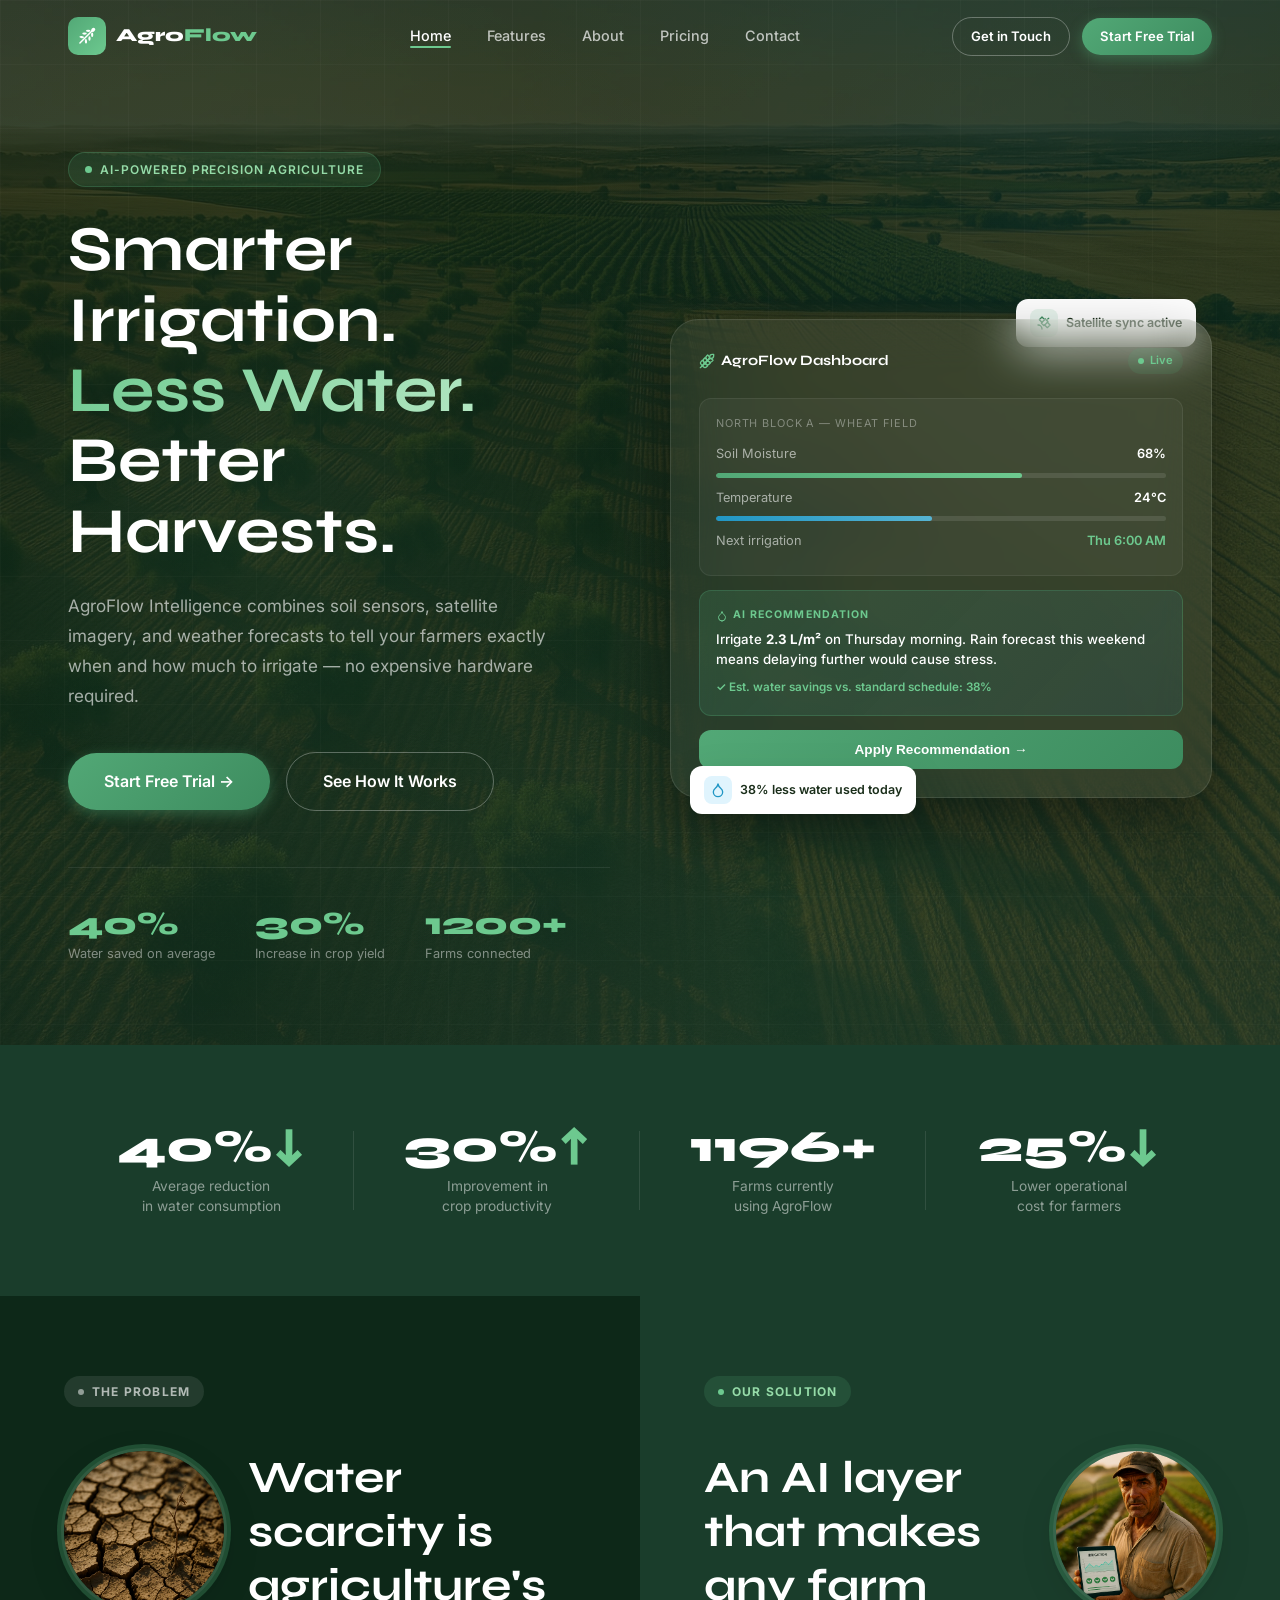
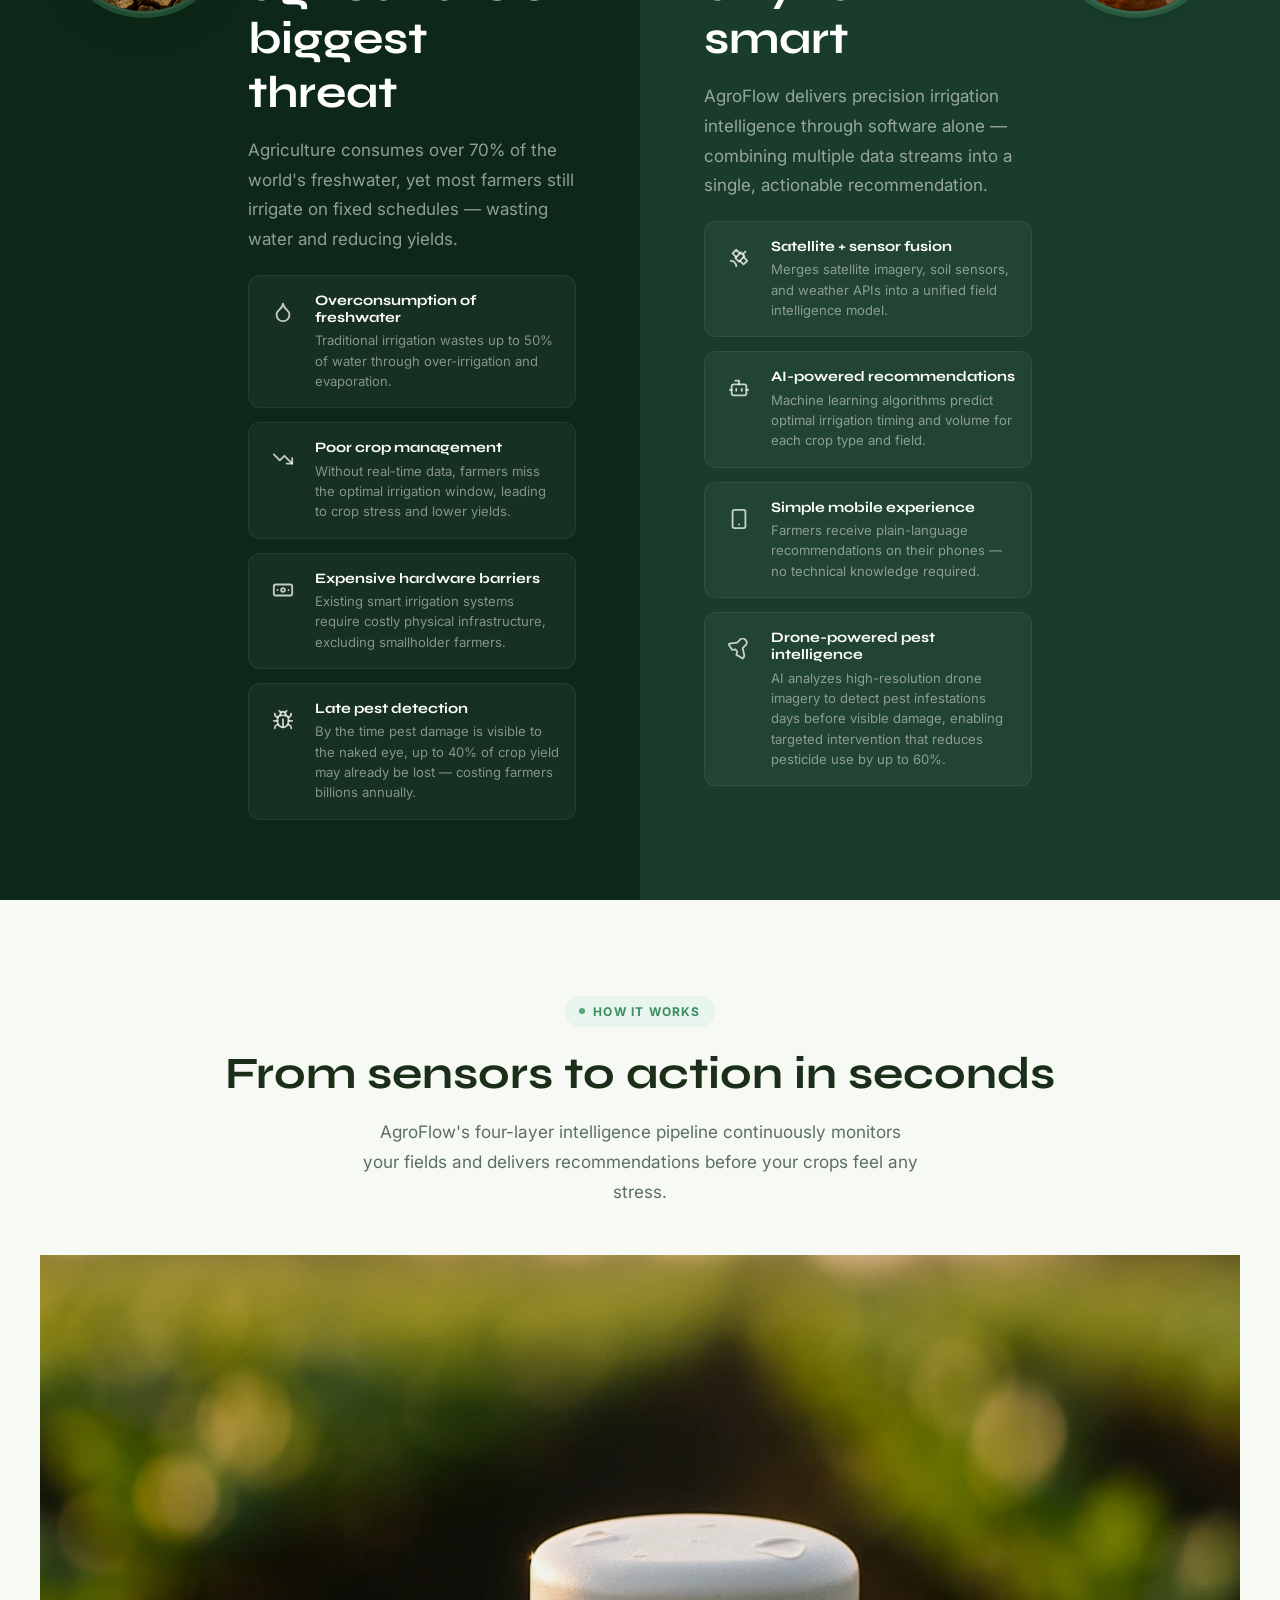
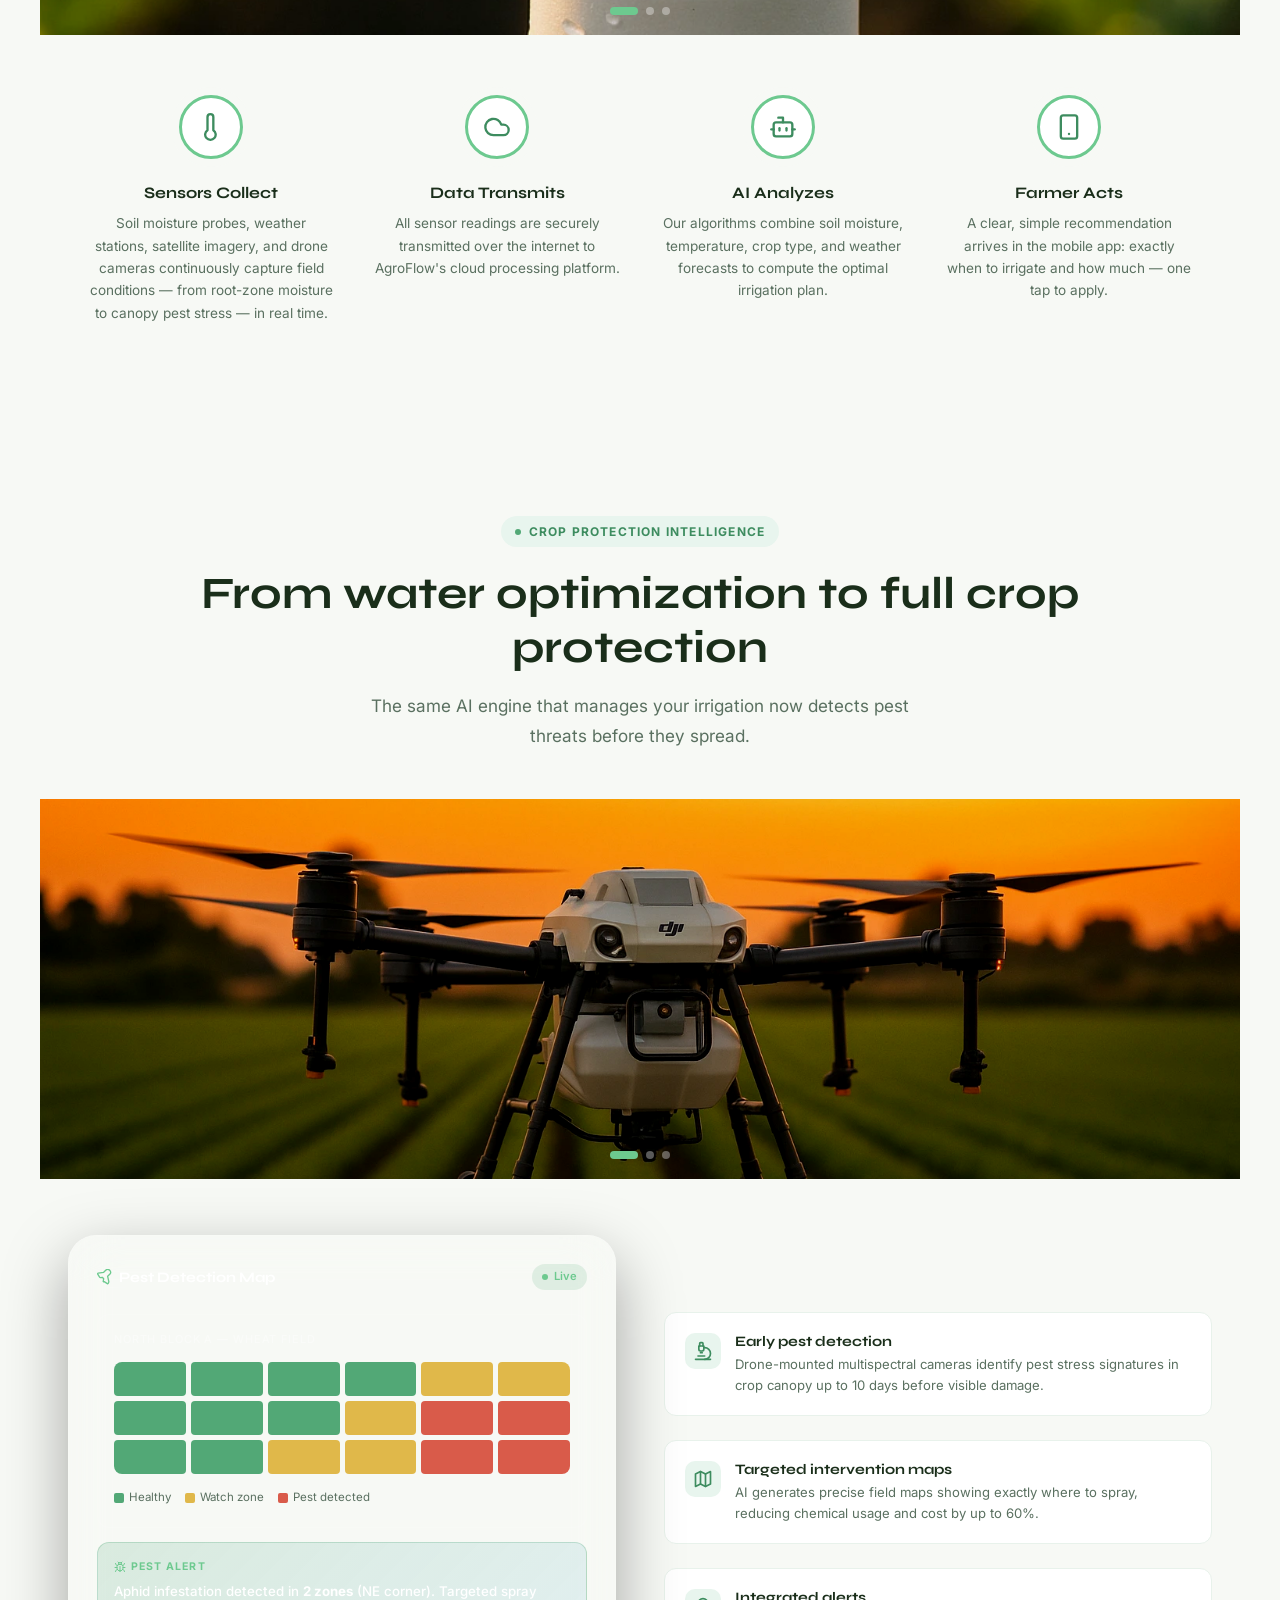
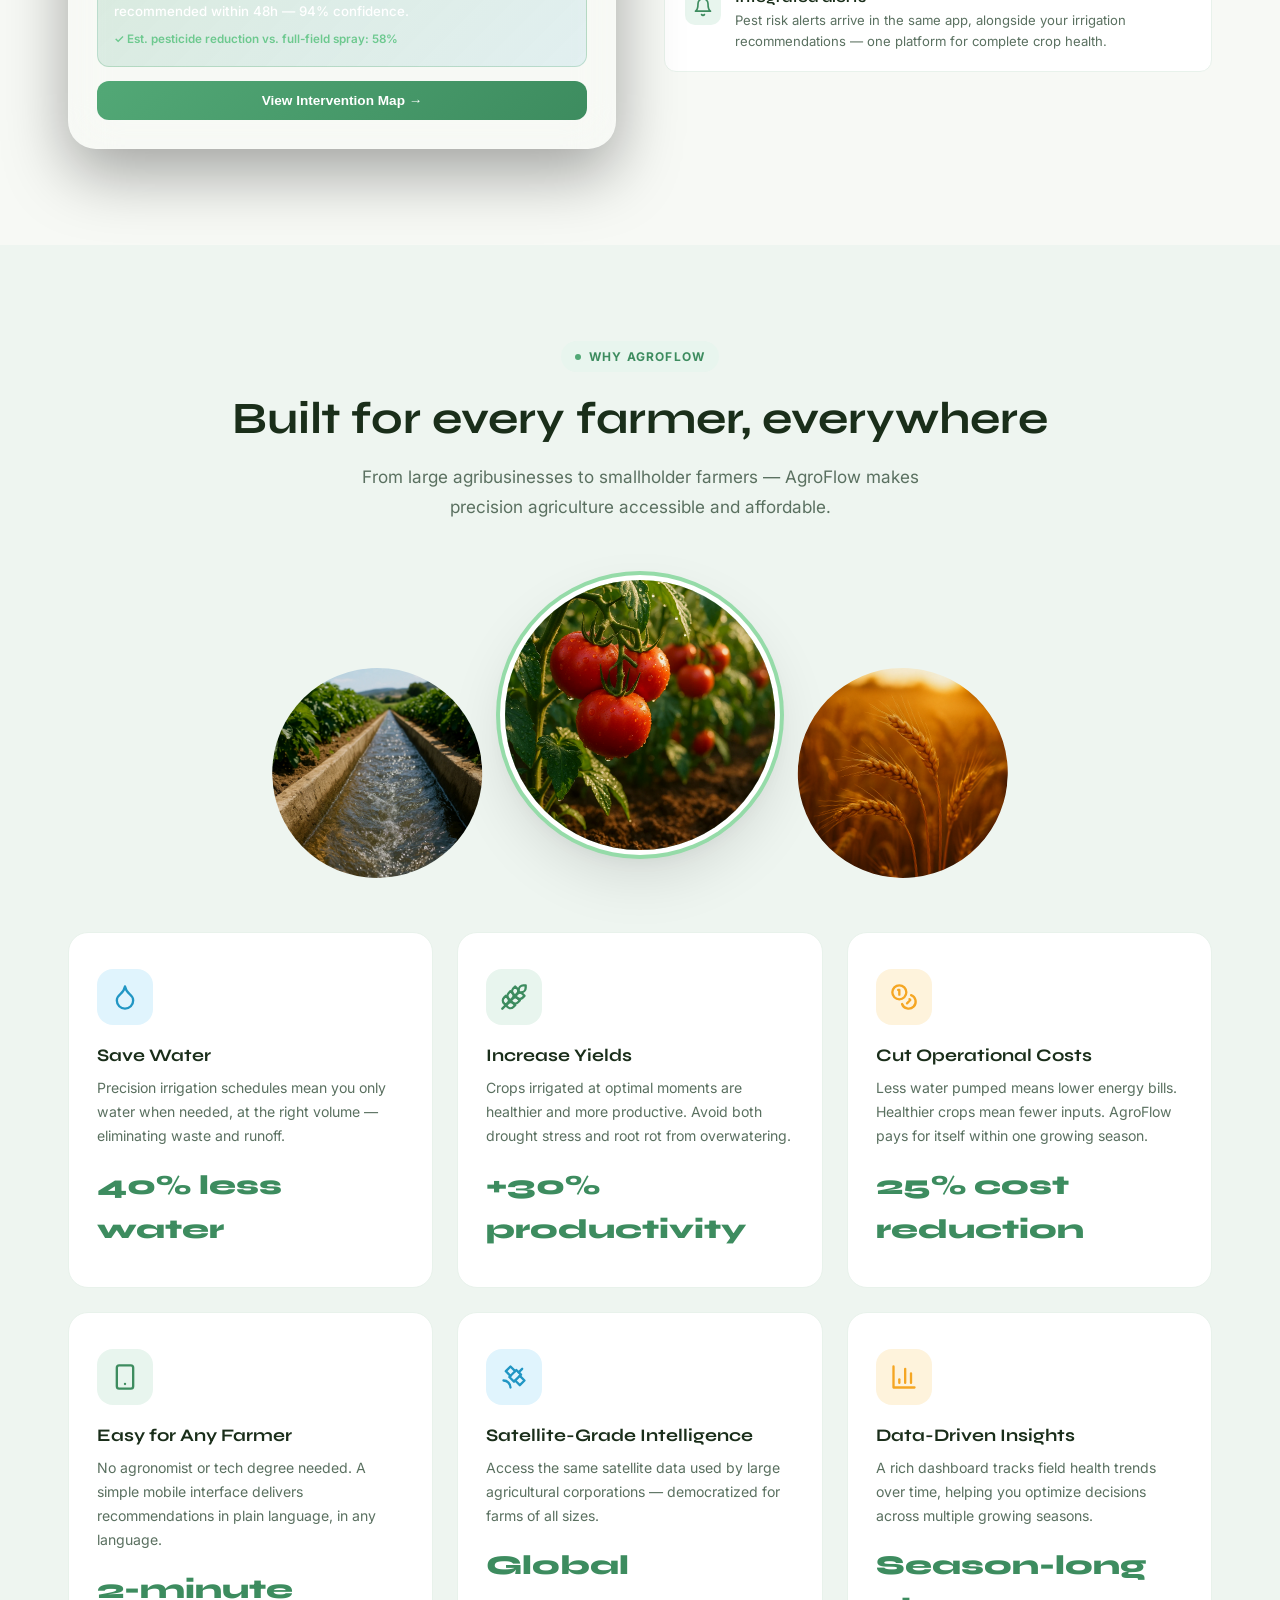
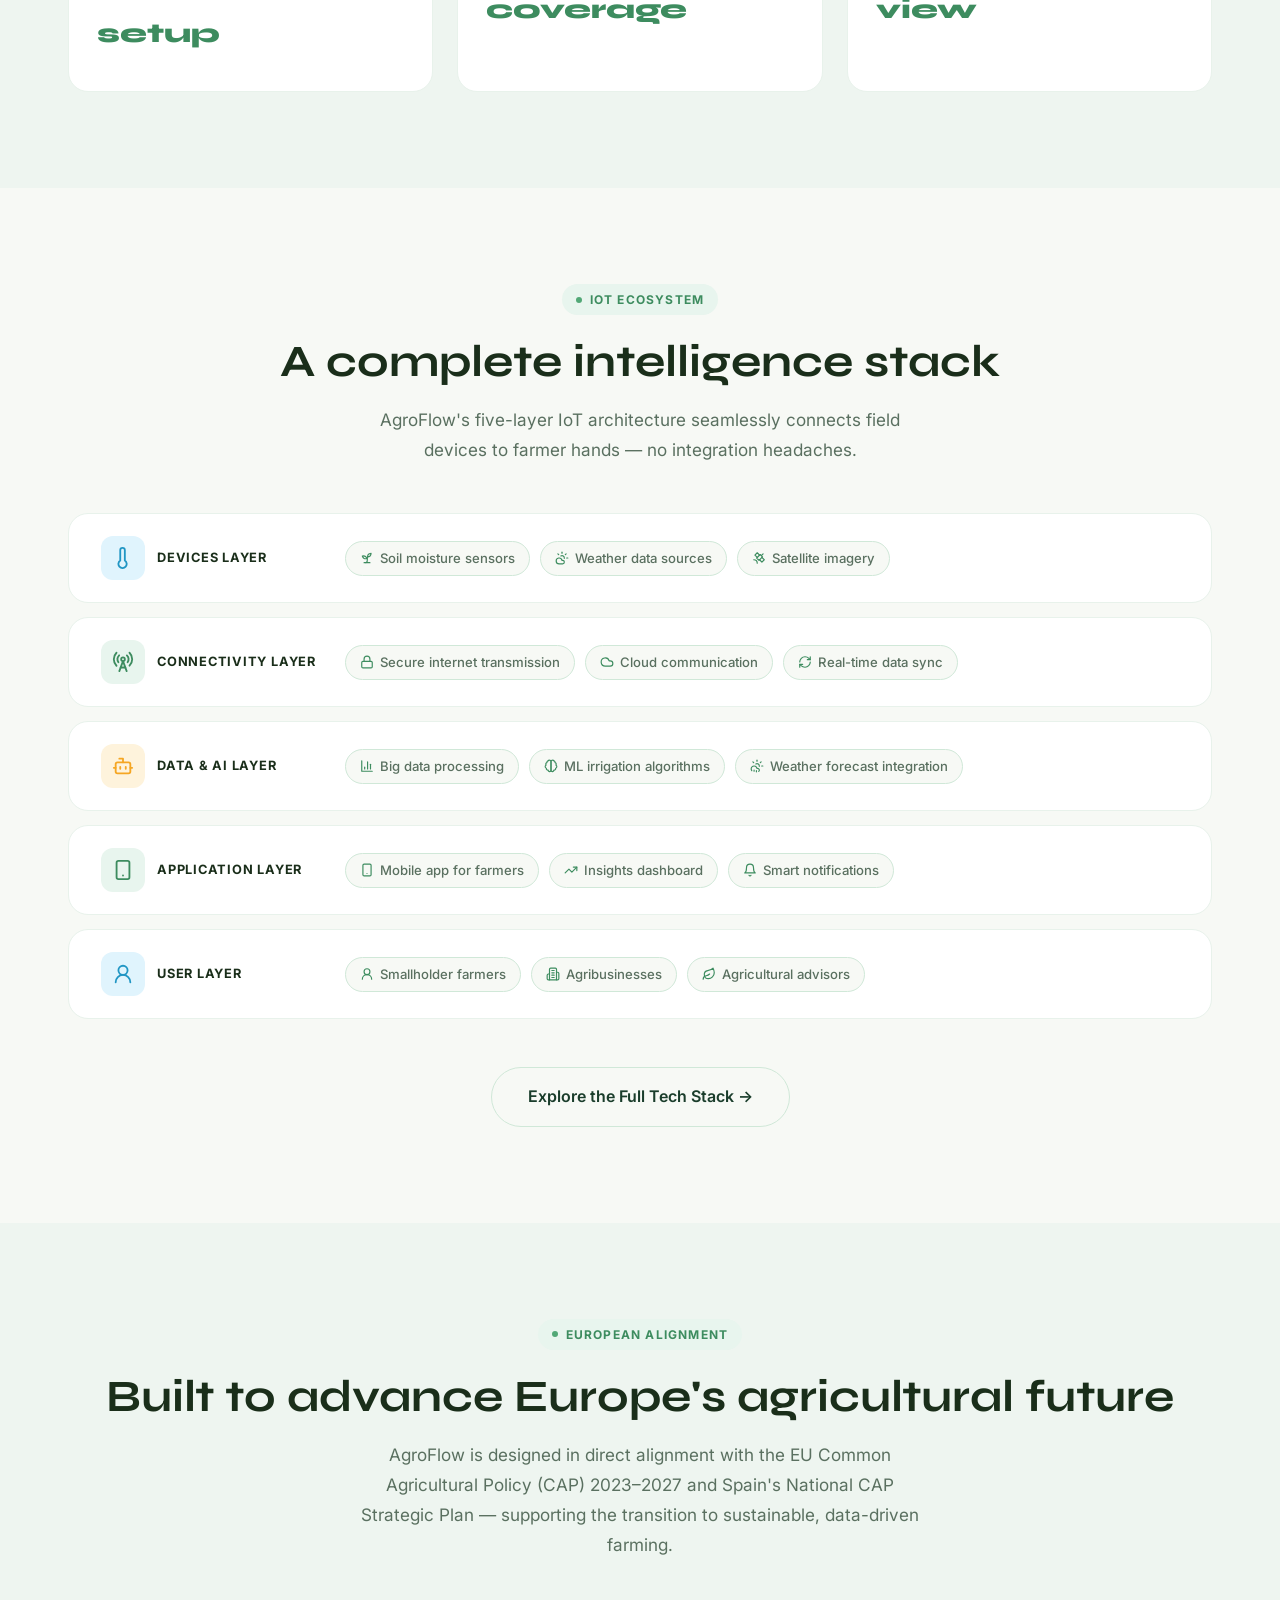
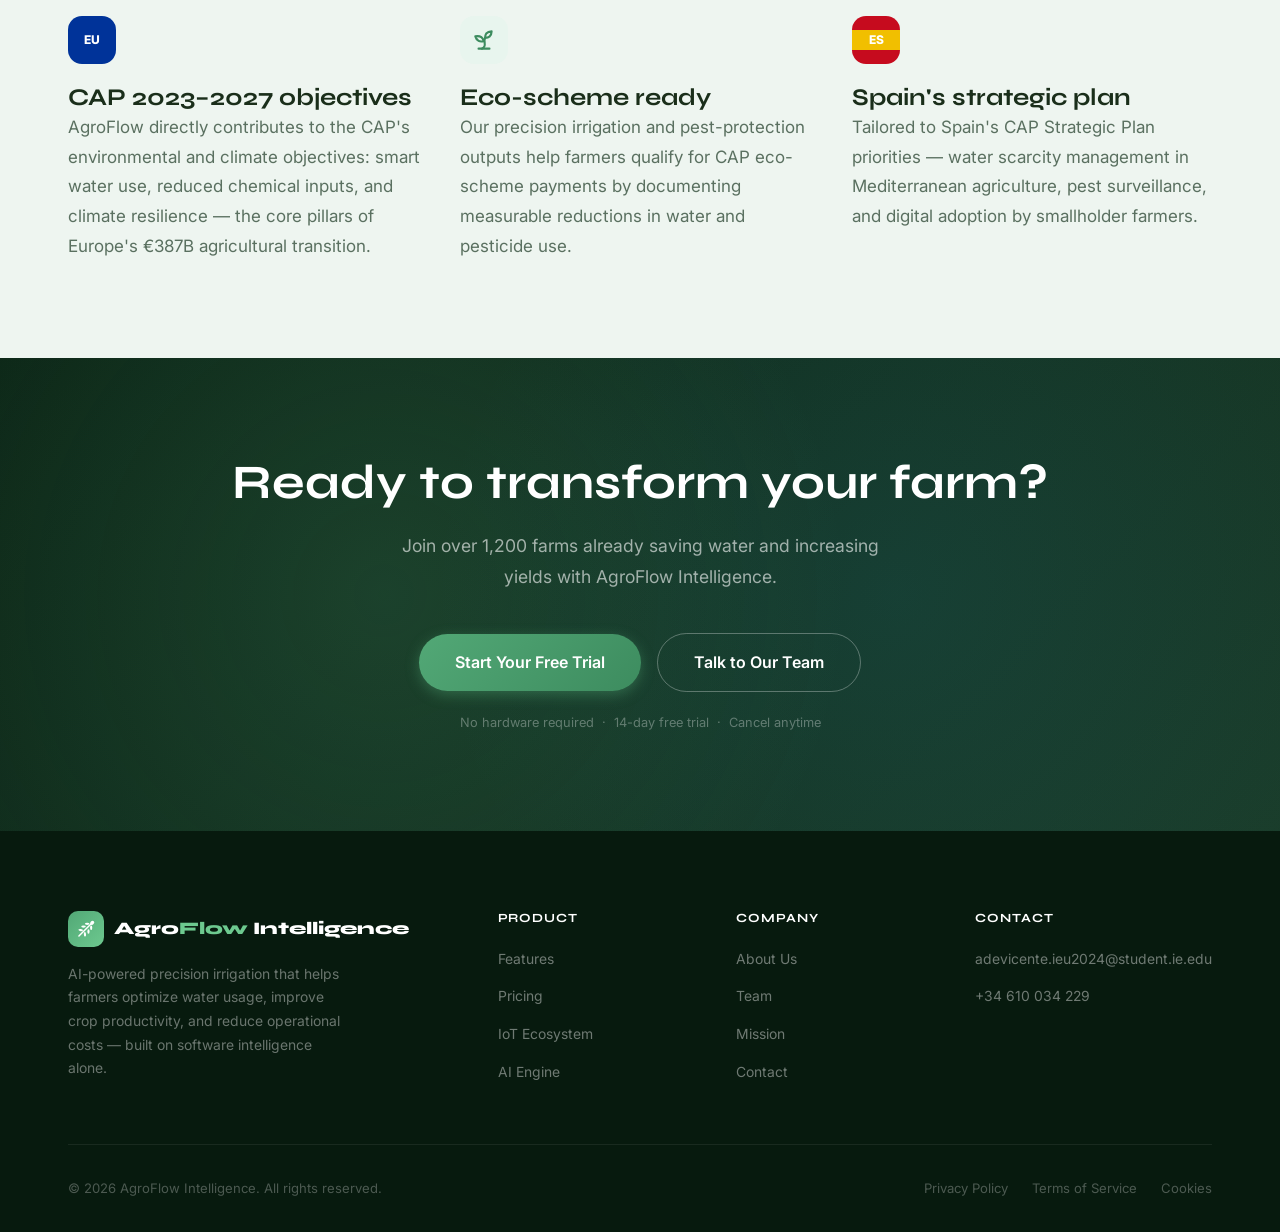
<file: index.html>
<!DOCTYPE html>
<html lang="en">
<head>
  <meta charset="UTF-8" />
  <meta name="viewport" content="width=device-width, initial-scale=1.0" />
  <title>AgroFlow Intelligence — Smarter Irrigation, Better Harvests</title>
  <meta name="description" content="AgroFlow Intelligence uses AI, soil sensors, satellite data and weather forecasts to tell farmers exactly when and how much to irrigate — saving water and maximizing yields." />
  <meta http-equiv="Cache-Control" content="no-cache, no-store, must-revalidate" />
  <meta http-equiv="Pragma" content="no-cache" />
  <meta http-equiv="Expires" content="0" />
  <link rel="preconnect" href="https://fonts.googleapis.com" />
  <link rel="preconnect" href="https://fonts.gstatic.com" crossorigin />
  <link href="https://fonts.googleapis.com/css2?family=Syne:wght@700;800&family=Inter:wght@400;500;600;700&display=swap" rel="stylesheet" />
  <link rel="stylesheet" href="css/main.css" />
  <link rel="stylesheet" href="css/responsive.css" />
</head>
<body>

  <!-- NAVBAR -->
  <nav class="navbar" id="navbar">
    <div class="nav-inner">
      <a href="index.html" class="nav-logo">
        <div class="nav-logo-icon"><svg width="20" height="22" viewBox="0 0 20 22" fill="none" xmlns="http://www.w3.org/2000/svg"><g transform="rotate(45 10 11)"><line x1="10" y1="21" x2="10" y2="3" stroke="white" stroke-width="1.5" stroke-linecap="round"/><ellipse cx="10" cy="2.2" rx="1.8" ry="2.2" fill="white"/><ellipse cx="7.2" cy="6.5" rx="2.3" ry="1.1" transform="rotate(-45 7.2 6.5)" fill="white"/><ellipse cx="12.8" cy="6.5" rx="2.3" ry="1.1" transform="rotate(45 12.8 6.5)" fill="white"/><ellipse cx="6.5" cy="11" rx="2.3" ry="1.1" transform="rotate(-45 6.5 11)" fill="white"/><ellipse cx="13.5" cy="11" rx="2.3" ry="1.1" transform="rotate(45 13.5 11)" fill="white"/><ellipse cx="7" cy="15.5" rx="2.3" ry="1.1" transform="rotate(-40 7 15.5)" fill="white"/><ellipse cx="13" cy="15.5" rx="2.3" ry="1.1" transform="rotate(40 13 15.5)" fill="white"/></g></svg></div>
        <span class="nav-logo-text">Agro<span>Flow</span></span>
      </a>
      <ul class="nav-links" id="nav-links">
        <li><a href="index.html" class="active">Home</a></li>
        <li><a href="pages/features.html">Features</a></li>
        <li><a href="pages/about.html">About</a></li>
        <li><a href="pages/pricing.html">Pricing</a></li>
        <li><a href="pages/contact.html">Contact</a></li>
      </ul>
      <div class="nav-actions">
        <a href="pages/contact.html" class="btn btn-outline btn-sm">Get in Touch</a>
        <a href="pages/pricing.html" class="btn btn-primary btn-sm">Start Free Trial</a>
        <button class="nav-menu-toggle" id="menu-toggle" aria-label="Toggle menu" aria-expanded="false">
          <span></span><span></span><span></span>
        </button>
      </div>
    </div>
  </nav>

  <!-- HERO -->
  <section class="hero">
    <div class="hero-grid-bg"></div>
    <!-- Unsplash search: "aerial view farm fields sunrise mediterranean" → images/hero/farm-landscape.webp -->
    <div class="hero-photo-overlay" style="background-image:url('images/hero/farm-landscape.webp');"></div>
    <div class="hero-inner" style="position:relative;z-index:2;">

      <!-- Left: Copy -->
      <div class="hero-content">
        <div class="hero-badge">
          <span class="hero-badge-dot"></span>
          AI-Powered Precision Agriculture
        </div>
        <h1 class="hero-title">
          Smarter Irrigation.<br/>
          <span class="highlight">Less Water.</span><br/>
          Better Harvests.
        </h1>
        <p class="hero-subtitle">
          AgroFlow Intelligence combines soil sensors, satellite imagery, and weather forecasts
          to tell your farmers exactly when and how much to irrigate — no expensive hardware required.
        </p>
        <div class="hero-actions">
          <a href="pages/pricing.html" class="btn btn-primary btn-lg">Start Free Trial →</a>
          <a href="pages/features.html" class="btn btn-outline btn-lg">See How It Works</a>
        </div>
        <div class="hero-stats">
          <div>
            <div class="hero-stat-value"><span data-count="40" data-suffix="%">0%</span></div>
            <div class="hero-stat-label">Water saved on average</div>
          </div>
          <div>
            <div class="hero-stat-value"><span data-count="30" data-suffix="%">0%</span></div>
            <div class="hero-stat-label">Increase in crop yield</div>
          </div>
          <div>
            <div class="hero-stat-value"><span data-count="1200" data-suffix="+">0+</span></div>
            <div class="hero-stat-label">Farms connected</div>
          </div>
        </div>
      </div>

      <!-- Right: Dashboard Mockup -->
      <div class="hero-visual">
        <div class="floating-chip chip-top">
          <div class="chip-icon" style="background:#e8f5ee;">
            <svg xmlns="http://www.w3.org/2000/svg" width="16" height="16" viewBox="0 0 24 24" fill="none" stroke="var(--green-600)" stroke-width="2" stroke-linecap="round" stroke-linejoin="round" aria-hidden="true"><path d="M13 7 9 3 5 7l4 4"/><path d="m17 11 4 4-4 4-4-4"/><path d="m8 12 4 4 6-6-4-4Z"/><path d="m16 8 3-3"/><path d="M9 21a6 6 0 0 0-6-6"/></svg>
          </div>
          Satellite sync active
        </div>

        <div class="dashboard-card">
          <div class="dashboard-header">
            <span class="dashboard-title" style="display:flex;align-items:center;gap:6px;">
              <svg xmlns="http://www.w3.org/2000/svg" width="16" height="16" viewBox="0 0 24 24" fill="none" stroke="var(--green-400)" stroke-width="2" stroke-linecap="round" stroke-linejoin="round" aria-hidden="true"><path d="M2 22 16 8"/><path d="M3.47 12.53 5 11l1.53 1.53a3.5 3.5 0 0 1 0 4.94L5 19l-1.53-1.53a3.5 3.5 0 0 1 0-4.94z"/><path d="M7.47 8.53 9 7l1.53 1.53a3.5 3.5 0 0 1 0 4.94L9 15l-1.53-1.53a3.5 3.5 0 0 1 0-4.94z"/><path d="M11.47 4.53 13 3l1.53 1.53a3.5 3.5 0 0 1 0 4.94L13 11l-1.53-1.53a3.5 3.5 0 0 1 0-4.94z"/><path d="M20 2h2v2a4 4 0 0 1-4 4h-2V6a4 4 0 0 1 4-4z"/><path d="M11.47 17.47 13 19l-1.53 1.53a3.5 3.5 0 0 1-4.94 0L5 19l1.53-1.53a3.5 3.5 0 0 1 4.94 0z"/><path d="M15.47 13.47 17 15l-1.53 1.53a3.5 3.5 0 0 1-4.94 0L9 15l1.53-1.53a3.5 3.5 0 0 1 4.94 0z"/><path d="M19.47 9.47 21 11l-1.53 1.53a3.5 3.5 0 0 1-4.94 0L13 11l1.53-1.53a3.5 3.5 0 0 1 4.94 0z"/></svg>
              AgroFlow Dashboard
            </span>
            <span class="dashboard-live"><span class="live-dot"></span> Live</span>
          </div>

          <div class="dashboard-field">
            <div class="field-name">North Block A — Wheat Field</div>

            <div class="metric-row">
              <span class="metric-label">Soil Moisture</span>
              <span class="metric-value">68%</span>
            </div>
            <div class="progress-bar"><div class="progress-fill" data-width="68%"></div></div>

            <div class="metric-row" style="margin-top:10px;">
              <span class="metric-label">Temperature</span>
              <span class="metric-value">24°C</span>
            </div>
            <div class="progress-bar"><div class="progress-fill blue" data-width="48%"></div></div>

            <div class="metric-row" style="margin-top:10px;">
              <span class="metric-label">Next irrigation</span>
              <span class="metric-value" style="color:var(--green-400);">Thu 6:00 AM</span>
            </div>
          </div>

          <div class="dashboard-recommendation">
            <div class="rec-label" style="display:flex;align-items:center;gap:5px;">
              <svg xmlns="http://www.w3.org/2000/svg" width="12" height="12" viewBox="0 0 24 24" fill="none" stroke="var(--green-400)" stroke-width="2" stroke-linecap="round" stroke-linejoin="round" aria-hidden="true"><path d="M12 22a7 7 0 0 0 7-7c0-2-1-3.9-3-5.5s-3.5-4-4-6.5c-.5 2.5-2 4.9-4 6.5C6 11.1 5 13 5 15a7 7 0 0 0 7 7z"/></svg>
              AI Recommendation
            </div>
            <div class="rec-text">Irrigate <strong>2.3 L/m²</strong> on Thursday morning. Rain forecast this weekend means delaying further would cause stress.</div>
            <span class="rec-savings">✓ Est. water savings vs. standard schedule: 38%</span>
          </div>

          <button class="dashboard-apply-btn">Apply Recommendation →</button>
        </div>

        <div class="floating-chip chip-bottom">
          <div class="chip-icon" style="background:#e0f4fd;">
            <svg xmlns="http://www.w3.org/2000/svg" width="16" height="16" viewBox="0 0 24 24" fill="none" stroke="var(--blue-500)" stroke-width="2" stroke-linecap="round" stroke-linejoin="round" aria-hidden="true"><path d="M12 22a7 7 0 0 0 7-7c0-2-1-3.9-3-5.5s-3.5-4-4-6.5c-.5 2.5-2 4.9-4 6.5C6 11.1 5 13 5 15a7 7 0 0 0 7 7z"/></svg>
          </div>
          38% less water used today
        </div>
      </div>

    </div>
  </section>

  <!-- STATS STRIP -->
  <section class="stats-strip">
    <div class="container">
      <div class="stats-grid">
        <div class="stat-item fade-up">
          <div class="stat-number"><span data-count="40" data-suffix="%">40%</span><span class="accent">↓</span></div>
          <div class="stat-description">Average reduction<br/>in water consumption</div>
        </div>
        <div class="stat-item fade-up delay-1">
          <div class="stat-number"><span data-count="30" data-suffix="%">30%</span><span class="accent">↑</span></div>
          <div class="stat-description">Improvement in<br/>crop productivity</div>
        </div>
        <div class="stat-item fade-up delay-2">
          <div class="stat-number"><span data-count="1200" data-suffix="+">1200+</span></div>
          <div class="stat-description">Farms currently<br/>using AgroFlow</div>
        </div>
        <div class="stat-item fade-up delay-3">
          <div class="stat-number"><span data-count="25" data-suffix="%">25%</span><span class="accent">↓</span></div>
          <div class="stat-description">Lower operational<br/>cost for farmers</div>
        </div>
      </div>
    </div>
  </section>

  <!-- PROBLEM / SOLUTION -->
  <div class="problem-solution">
    <div class="problem-side">
      <div class="section-label">The Problem</div>
      <div class="panel-inline">
        <!-- Unsplash search: "drought dry cracked soil agriculture" → images/sections/water-scarcity.webp -->
        <div class="panel-circle">
          <img src="images/sections/water-scarcity.webp" alt="Dry cracked soil in a drought-stricken field" loading="lazy" />
        </div>
        <div>
          <h2>Water scarcity is agriculture's biggest threat</h2>
          <p>Agriculture consumes over 70% of the world's freshwater, yet most farmers still irrigate on fixed schedules — wasting water and reducing yields.</p>
          <ul class="problem-list">
        <li class="problem-item">
          <span class="problem-icon">
            <svg xmlns="http://www.w3.org/2000/svg" width="22" height="22" viewBox="0 0 24 24" fill="none" stroke="rgba(255,255,255,0.75)" stroke-width="2" stroke-linecap="round" stroke-linejoin="round" aria-hidden="true"><path d="M12 22a7 7 0 0 0 7-7c0-2-1-3.9-3-5.5s-3.5-4-4-6.5c-.5 2.5-2 4.9-4 6.5C6 11.1 5 13 5 15a7 7 0 0 0 7 7z"/></svg>
          </span>
          <div>
            <h4>Overconsumption of freshwater</h4>
            <p>Traditional irrigation wastes up to 50% of water through over-irrigation and evaporation.</p>
          </div>
        </li>
        <li class="problem-item">
          <span class="problem-icon">
            <svg xmlns="http://www.w3.org/2000/svg" width="22" height="22" viewBox="0 0 24 24" fill="none" stroke="rgba(255,255,255,0.75)" stroke-width="2" stroke-linecap="round" stroke-linejoin="round" aria-hidden="true"><polyline points="22 17 13.5 8.5 8.5 13.5 2 7"/><polyline points="16 17 22 17 22 11"/></svg>
          </span>
          <div>
            <h4>Poor crop management</h4>
            <p>Without real-time data, farmers miss the optimal irrigation window, leading to crop stress and lower yields.</p>
          </div>
        </li>
        <li class="problem-item">
          <span class="problem-icon">
            <svg xmlns="http://www.w3.org/2000/svg" width="22" height="22" viewBox="0 0 24 24" fill="none" stroke="rgba(255,255,255,0.75)" stroke-width="2" stroke-linecap="round" stroke-linejoin="round" aria-hidden="true"><rect width="20" height="12" x="2" y="6" rx="2"/><circle cx="12" cy="12" r="2"/><path d="M6 12h.01M18 12h.01"/></svg>
          </span>
          <div>
            <h4>Expensive hardware barriers</h4>
            <p>Existing smart irrigation systems require costly physical infrastructure, excluding smallholder farmers.</p>
          </div>
        </li>
        <li class="problem-item">
          <span class="problem-icon">
            <svg xmlns="http://www.w3.org/2000/svg" width="22" height="22" viewBox="0 0 24 24" fill="none" stroke="rgba(255,255,255,0.75)" stroke-width="2" stroke-linecap="round" stroke-linejoin="round" aria-hidden="true"><path d="m8 2 1.88 1.88"/><path d="M14.12 3.88 16 2"/><path d="M9 7.13v-1a3.003 3.003 0 1 1 6 0v1"/><path d="M12 20c-3.3 0-6-2.7-6-6v-3a4 4 0 0 1 4-4h4a4 4 0 0 1 4 4v3c0 3.3-2.7 6-6 6z"/><path d="M12 20v-9"/><path d="M6.53 9C4.6 8.8 3 7.1 3 5"/><path d="M6 13H2"/><path d="M3 21c0-2.1 1.7-3.9 3.8-4"/><path d="M20.97 5c0 2.1-1.6 3.8-3.5 4"/><path d="M22 13h-4"/><path d="M17.2 17c2.1.1 3.8 1.9 3.8 4"/></svg>
          </span>
          <div>
            <h4>Late pest detection</h4>
            <p>By the time pest damage is visible to the naked eye, up to 40% of crop yield may already be lost — costing farmers billions annually.</p>
          </div>
        </li>
          </ul>
        </div>
      </div><!-- /.panel-inline -->
    </div>
    <div class="solution-side">
      <div class="section-label">Our Solution</div>
      <div class="panel-inline panel-inline--reverse">
        <!-- Unsplash search: "farmer tablet smartphone field crops technology" → images/sections/farmer-tablet.webp -->
        <div class="panel-circle">
          <img src="images/sections/farmer-tablet.webp" alt="Farmer using a tablet to monitor crops in the field" loading="lazy" />
        </div>
        <div>
          <h2>An AI layer that makes any farm smart</h2>
          <p>AgroFlow delivers precision irrigation intelligence through software alone — combining multiple data streams into a single, actionable recommendation.</p>
          <ul class="solution-list">
        <li class="solution-item">
          <span class="problem-icon">
            <svg xmlns="http://www.w3.org/2000/svg" width="22" height="22" viewBox="0 0 24 24" fill="none" stroke="rgba(255,255,255,0.75)" stroke-width="2" stroke-linecap="round" stroke-linejoin="round" aria-hidden="true"><path d="M13 7 9 3 5 7l4 4"/><path d="m17 11 4 4-4 4-4-4"/><path d="m8 12 4 4 6-6-4-4Z"/><path d="m16 8 3-3"/><path d="M9 21a6 6 0 0 0-6-6"/></svg>
          </span>
          <div>
            <h4>Satellite + sensor fusion</h4>
            <p>Merges satellite imagery, soil sensors, and weather APIs into a unified field intelligence model.</p>
          </div>
        </li>
        <li class="solution-item">
          <span class="problem-icon">
            <svg xmlns="http://www.w3.org/2000/svg" width="22" height="22" viewBox="0 0 24 24" fill="none" stroke="rgba(255,255,255,0.75)" stroke-width="2" stroke-linecap="round" stroke-linejoin="round" aria-hidden="true"><path d="M12 8V4H8"/><rect width="16" height="12" x="4" y="8" rx="2"/><path d="M2 14h2"/><path d="M20 14h2"/><path d="M15 13v2"/><path d="M9 13v2"/></svg>
          </span>
          <div>
            <h4>AI-powered recommendations</h4>
            <p>Machine learning algorithms predict optimal irrigation timing and volume for each crop type and field.</p>
          </div>
        </li>
        <li class="solution-item">
          <span class="problem-icon">
            <svg xmlns="http://www.w3.org/2000/svg" width="22" height="22" viewBox="0 0 24 24" fill="none" stroke="rgba(255,255,255,0.75)" stroke-width="2" stroke-linecap="round" stroke-linejoin="round" aria-hidden="true"><rect width="14" height="20" x="5" y="2" rx="2" ry="2"/><path d="M12 18h.01"/></svg>
          </span>
          <div>
            <h4>Simple mobile experience</h4>
            <p>Farmers receive plain-language recommendations on their phones — no technical knowledge required.</p>
          </div>
        </li>
        <li class="solution-item">
          <span class="problem-icon">
            <svg xmlns="http://www.w3.org/2000/svg" width="22" height="22" viewBox="0 0 24 24" fill="none" stroke="rgba(255,255,255,0.75)" stroke-width="2" stroke-linecap="round" stroke-linejoin="round" aria-hidden="true"><path d="M17.8 19.2 16 11l3.5-3.5C21 6 21 4 19 2c-2-2-4-2-5.5-.5L10 5 1.8 6.2a1 1 0 0 0-.7 1.5l3 4.7A1 1 0 0 0 5 13l3-.5 2 2-.5 3A1 1 0 0 0 10.8 19l4.7 3a1 1 0 0 0 1.5-.7Z"/></svg>
          </span>
          <div>
            <h4>Drone-powered pest intelligence</h4>
            <p>AI analyzes high-resolution drone imagery to detect pest infestations days before visible damage, enabling targeted intervention that reduces pesticide use by up to 60%.</p>
          </div>
        </li>
          </ul>
        </div>
      </div><!-- /.panel-inline -->
    </div>
  </div>

  <!-- HOW IT WORKS -->
  <section class="section">
    <div class="container">
      <div class="text-center">
        <div class="section-label">How It Works</div>
        <h2 class="section-title">From sensors to action in seconds</h2>
        <p class="section-subtitle">AgroFlow's four-layer intelligence pipeline continuously monitors your fields and delivers recommendations before your crops feel any stress.</p>
      </div>
      <div class="photo-carousel" style="margin-top:48px;">
        <img src="images/sections/sensor-in-soil.webp" alt="IoT soil moisture sensor installed in a crop field" class="carousel-slide active" style="object-position: center top;">
        <img src="images/sections/realtime-data.webp" alt="Farmer checking real-time field data on smartphone" class="carousel-slide">
        <img src="images/sections/aerial-field-rows.webp" alt="Aerial view of irrigated crop rows" class="carousel-slide">
        <div class="carousel-dots">
          <button class="carousel-dot active" aria-label="Slide 1"></button>
          <button class="carousel-dot" aria-label="Slide 2"></button>
          <button class="carousel-dot" aria-label="Slide 3"></button>
        </div>
      </div>

      <div class="steps-grid">
        <div class="steps-connector"></div>

        <div class="step-item fade-up">
          <div class="step-number">
            <svg xmlns="http://www.w3.org/2000/svg" width="28" height="28" viewBox="0 0 24 24" fill="none" stroke="var(--green-600)" stroke-width="2" stroke-linecap="round" stroke-linejoin="round" aria-hidden="true"><path d="M14 14.76V3.5a2.5 2.5 0 0 0-5 0v11.26a4.5 4.5 0 1 0 5 0z"/></svg>
          </div>
          <h4>Sensors Collect</h4>
          <p>Soil moisture probes, weather stations, satellite imagery, and drone cameras continuously capture field conditions — from root-zone moisture to canopy pest stress — in real time.</p>
        </div>
        <div class="step-item fade-up delay-1">
          <div class="step-number">
            <svg xmlns="http://www.w3.org/2000/svg" width="28" height="28" viewBox="0 0 24 24" fill="none" stroke="var(--green-600)" stroke-width="2" stroke-linecap="round" stroke-linejoin="round" aria-hidden="true"><path d="M17.5 19H9a7 7 0 1 1 6.71-9h1.79a4.5 4.5 0 1 1 0 9Z"/></svg>
          </div>
          <h4>Data Transmits</h4>
          <p>All sensor readings are securely transmitted over the internet to AgroFlow's cloud processing platform.</p>
        </div>
        <div class="step-item fade-up delay-2">
          <div class="step-number">
            <svg xmlns="http://www.w3.org/2000/svg" width="28" height="28" viewBox="0 0 24 24" fill="none" stroke="var(--green-600)" stroke-width="2" stroke-linecap="round" stroke-linejoin="round" aria-hidden="true"><path d="M12 8V4H8"/><rect width="16" height="12" x="4" y="8" rx="2"/><path d="M2 14h2"/><path d="M20 14h2"/><path d="M15 13v2"/><path d="M9 13v2"/></svg>
          </div>
          <h4>AI Analyzes</h4>
          <p>Our algorithms combine soil moisture, temperature, crop type, and weather forecasts to compute the optimal irrigation plan.</p>
        </div>
        <div class="step-item fade-up delay-3">
          <div class="step-number">
            <svg xmlns="http://www.w3.org/2000/svg" width="28" height="28" viewBox="0 0 24 24" fill="none" stroke="var(--green-600)" stroke-width="2" stroke-linecap="round" stroke-linejoin="round" aria-hidden="true"><rect width="14" height="20" x="5" y="2" rx="2" ry="2"/><path d="M12 18h.01"/></svg>
          </div>
          <h4>Farmer Acts</h4>
          <p>A clear, simple recommendation arrives in the mobile app: exactly when to irrigate and how much — one tap to apply.</p>
        </div>
      </div>
    </div>
  </section>

  <!-- CROP PROTECTION INTELLIGENCE -->
  <section class="section">
    <div class="container">
      <div class="text-center">
        <div class="section-label">Crop Protection Intelligence</div>
        <h2 class="section-title">From water optimization to full crop protection</h2>
        <p class="section-subtitle">The same AI engine that manages your irrigation now detects pest threats before they spread.</p>
      </div>
      <div class="photo-carousel" style="margin-top:48px;">
        <img src="images/sections/drone-over-crops.webp" alt="Agricultural drone flying over green crop rows" class="carousel-slide active">
        <img src="images/sections/pest-detection.webp" alt="Early-stage pest damage detected on crop leaf" class="carousel-slide">
        <img src="images/sections/thermal-crop-scan.webp" alt="Thermal NDVI crop health map on laptop" class="carousel-slide">
        <div class="carousel-dots">
          <button class="carousel-dot active" aria-label="Slide 1"></button>
          <button class="carousel-dot" aria-label="Slide 2"></button>
          <button class="carousel-dot" aria-label="Slide 3"></button>
        </div>
      </div>

      <div class="grid-2" style="align-items:center; gap:48px;">

        <!-- Field map mockup -->
        <div>
          <div class="dashboard-card">
            <div class="dashboard-header">
              <span class="dashboard-title" style="display:flex;align-items:center;gap:6px;">
                <svg xmlns="http://www.w3.org/2000/svg" width="16" height="16" viewBox="0 0 24 24" fill="none" stroke="var(--green-400)" stroke-width="2" stroke-linecap="round" stroke-linejoin="round" aria-hidden="true"><path d="M17.8 19.2 16 11l3.5-3.5C21 6 21 4 19 2c-2-2-4-2-5.5-.5L10 5 1.8 6.2a1 1 0 0 0-.7 1.5l3 4.7A1 1 0 0 0 5 13l3-.5 2 2-.5 3A1 1 0 0 0 10.8 19l4.7 3a1 1 0 0 0 1.5-.7Z"/></svg>
                Pest Detection Map
              </span>
              <span class="dashboard-live"><span class="live-dot"></span> Live</span>
            </div>

            <div class="dashboard-field">
              <div class="field-name">North Block A — Wheat Field</div>

              <div style="display:grid; grid-template-columns:repeat(6,1fr); gap:5px; margin:14px 0; border-radius:8px; overflow:hidden;">
                <div style="background:#52a876; height:34px; border-radius:4px;"></div>
                <div style="background:#52a876; height:34px; border-radius:4px;"></div>
                <div style="background:#52a876; height:34px; border-radius:4px;"></div>
                <div style="background:#52a876; height:34px; border-radius:4px;"></div>
                <div style="background:#e0b84a; height:34px; border-radius:4px;"></div>
                <div style="background:#e0b84a; height:34px; border-radius:4px;"></div>
                <div style="background:#52a876; height:34px; border-radius:4px;"></div>
                <div style="background:#52a876; height:34px; border-radius:4px;"></div>
                <div style="background:#52a876; height:34px; border-radius:4px;"></div>
                <div style="background:#e0b84a; height:34px; border-radius:4px;"></div>
                <div style="background:#d95b4a; height:34px; border-radius:4px;"></div>
                <div style="background:#d95b4a; height:34px; border-radius:4px;"></div>
                <div style="background:#52a876; height:34px; border-radius:4px;"></div>
                <div style="background:#52a876; height:34px; border-radius:4px;"></div>
                <div style="background:#e0b84a; height:34px; border-radius:4px;"></div>
                <div style="background:#e0b84a; height:34px; border-radius:4px;"></div>
                <div style="background:#d95b4a; height:34px; border-radius:4px;"></div>
                <div style="background:#d95b4a; height:34px; border-radius:4px;"></div>
              </div>

              <div style="display:flex; gap:14px; margin-bottom:4px;">
                <span style="font-size:0.72rem; display:flex; align-items:center; gap:5px; color:var(--text-muted);"><span style="display:inline-block; width:10px; height:10px; border-radius:2px; background:#52a876;"></span>Healthy</span>
                <span style="font-size:0.72rem; display:flex; align-items:center; gap:5px; color:var(--text-muted);"><span style="display:inline-block; width:10px; height:10px; border-radius:2px; background:#e0b84a;"></span>Watch zone</span>
                <span style="font-size:0.72rem; display:flex; align-items:center; gap:5px; color:var(--text-muted);"><span style="display:inline-block; width:10px; height:10px; border-radius:2px; background:#d95b4a;"></span>Pest detected</span>
              </div>
            </div>

            <div class="dashboard-recommendation">
              <div class="rec-label" style="display:flex;align-items:center;gap:5px;">
                <svg xmlns="http://www.w3.org/2000/svg" width="12" height="12" viewBox="0 0 24 24" fill="none" stroke="var(--green-400)" stroke-width="2" stroke-linecap="round" stroke-linejoin="round" aria-hidden="true"><path d="m8 2 1.88 1.88"/><path d="M14.12 3.88 16 2"/><path d="M9 7.13v-1a3.003 3.003 0 1 1 6 0v1"/><path d="M12 20c-3.3 0-6-2.7-6-6v-3a4 4 0 0 1 4-4h4a4 4 0 0 1 4 4v3c0 3.3-2.7 6-6 6z"/><path d="M12 20v-9"/><path d="M6.53 9C4.6 8.8 3 7.1 3 5"/><path d="M6 13H2"/><path d="M3 21c0-2.1 1.7-3.9 3.8-4"/><path d="M20.97 5c0 2.1-1.6 3.8-3.5 4"/><path d="M22 13h-4"/><path d="M17.2 17c2.1.1 3.8 1.9 3.8 4"/></svg>
                Pest Alert
              </div>
              <div class="rec-text">Aphid infestation detected in <strong>2 zones</strong> (NE corner). Targeted spray recommended within 48h — 94% confidence.</div>
              <span class="rec-savings">✓ Est. pesticide reduction vs. full-field spray: 58%</span>
            </div>

            <button class="dashboard-apply-btn">View Intervention Map →</button>
          </div>
        </div>

        <!-- Feature cards -->
        <div style="display:flex; flex-direction:column; gap:24px;">
          <div class="tech-item">
            <span class="tech-icon">
              <svg xmlns="http://www.w3.org/2000/svg" width="20" height="20" viewBox="0 0 24 24" fill="none" stroke="var(--green-600)" stroke-width="2" stroke-linecap="round" stroke-linejoin="round" aria-hidden="true"><path d="M6 18h8"/><path d="M3 22h18"/><path d="M14 22a7 7 0 1 0 0-14h-1"/><path d="M9 14h2"/><path d="M9 12a2 2 0 0 1-2-2V6h6v4a2 2 0 0 1-2 2Z"/><path d="M12 6V3a1 1 0 0 0-1-1H9a1 1 0 0 0-1 1v3"/></svg>
            </span>
            <div>
              <h4>Early pest detection</h4>
              <p>Drone-mounted multispectral cameras identify pest stress signatures in crop canopy up to 10 days before visible damage.</p>
            </div>
          </div>
          <div class="tech-item">
            <span class="tech-icon">
              <svg xmlns="http://www.w3.org/2000/svg" width="20" height="20" viewBox="0 0 24 24" fill="none" stroke="var(--green-600)" stroke-width="2" stroke-linecap="round" stroke-linejoin="round" aria-hidden="true"><polygon points="3 6 9 3 15 6 21 3 21 18 15 21 9 18 3 21"/><line x1="9" x2="9" y1="3" y2="18"/><line x1="15" x2="15" y1="6" y2="21"/></svg>
            </span>
            <div>
              <h4>Targeted intervention maps</h4>
              <p>AI generates precise field maps showing exactly where to spray, reducing chemical usage and cost by up to 60%.</p>
            </div>
          </div>
          <div class="tech-item">
            <span class="tech-icon">
              <svg xmlns="http://www.w3.org/2000/svg" width="20" height="20" viewBox="0 0 24 24" fill="none" stroke="var(--green-600)" stroke-width="2" stroke-linecap="round" stroke-linejoin="round" aria-hidden="true"><path d="M6 8a6 6 0 0 1 12 0c0 7 3 9 3 9H3s3-2 3-9"/><path d="M10.3 21a1.94 1.94 0 0 0 3.4 0"/></svg>
            </span>
            <div>
              <h4>Integrated alerts</h4>
              <p>Pest risk alerts arrive in the same app, alongside your irrigation recommendations — one platform for complete crop health.</p>
            </div>
          </div>
        </div>

      </div>
    </div>
  </section>

  <!-- BENEFITS -->
  <section class="section section-alt">
    <div class="container">
      <div class="text-center">
        <div class="section-label">Why AgroFlow</div>
        <h2 class="section-title">Built for every farmer, everywhere</h2>
        <p class="section-subtitle">From large agribusinesses to smallholder farmers — AgroFlow makes precision agriculture accessible and affordable.</p>
      </div>
      <div class="img-mosaic" style="margin-top:48px;">
        <div class="img-circle-frame">
          <img src="images/sections/irrigation-flowing.webp" alt="Water flowing through irrigation channel" loading="lazy">
        </div>
        <div class="img-circle-frame">
          <img src="images/sections/thriving-vegetables.webp" alt="Thriving ripe tomato crops" loading="lazy">
        </div>
        <div class="img-circle-frame">
          <img src="images/sections/golden-wheat.webp" alt="Golden wheat field at harvest" loading="lazy">
        </div>
      </div>

      <div class="benefits-grid">
        <div class="benefit-card fade-up">
          <div class="benefit-icon bg-blue-light">
            <svg xmlns="http://www.w3.org/2000/svg" width="28" height="28" viewBox="0 0 24 24" fill="none" stroke="var(--blue-500)" stroke-width="2" stroke-linecap="round" stroke-linejoin="round" aria-hidden="true"><path d="M12 22a7 7 0 0 0 7-7c0-2-1-3.9-3-5.5s-3.5-4-4-6.5c-.5 2.5-2 4.9-4 6.5C6 11.1 5 13 5 15a7 7 0 0 0 7 7z"/></svg>
          </div>
          <h3>Save Water</h3>
          <p>Precision irrigation schedules mean you only water when needed, at the right volume — eliminating waste and runoff.</p>
          <span class="benefit-stat">40% less water</span>
        </div>
        <div class="benefit-card fade-up delay-1">
          <div class="benefit-icon bg-green-light">
            <svg xmlns="http://www.w3.org/2000/svg" width="28" height="28" viewBox="0 0 24 24" fill="none" stroke="var(--green-600)" stroke-width="2" stroke-linecap="round" stroke-linejoin="round" aria-hidden="true"><path d="M2 22 16 8"/><path d="M3.47 12.53 5 11l1.53 1.53a3.5 3.5 0 0 1 0 4.94L5 19l-1.53-1.53a3.5 3.5 0 0 1 0-4.94z"/><path d="M7.47 8.53 9 7l1.53 1.53a3.5 3.5 0 0 1 0 4.94L9 15l-1.53-1.53a3.5 3.5 0 0 1 0-4.94z"/><path d="M11.47 4.53 13 3l1.53 1.53a3.5 3.5 0 0 1 0 4.94L13 11l-1.53-1.53a3.5 3.5 0 0 1 0-4.94z"/><path d="M20 2h2v2a4 4 0 0 1-4 4h-2V6a4 4 0 0 1 4-4z"/><path d="M11.47 17.47 13 19l-1.53 1.53a3.5 3.5 0 0 1-4.94 0L5 19l1.53-1.53a3.5 3.5 0 0 1 4.94 0z"/><path d="M15.47 13.47 17 15l-1.53 1.53a3.5 3.5 0 0 1-4.94 0L9 15l1.53-1.53a3.5 3.5 0 0 1 4.94 0z"/><path d="M19.47 9.47 21 11l-1.53 1.53a3.5 3.5 0 0 1-4.94 0L13 11l1.53-1.53a3.5 3.5 0 0 1 4.94 0z"/></svg>
          </div>
          <h3>Increase Yields</h3>
          <p>Crops irrigated at optimal moments are healthier and more productive. Avoid both drought stress and root rot from overwatering.</p>
          <span class="benefit-stat">+30% productivity</span>
        </div>
        <div class="benefit-card fade-up delay-2">
          <div class="benefit-icon bg-amber-light">
            <svg xmlns="http://www.w3.org/2000/svg" width="28" height="28" viewBox="0 0 24 24" fill="none" stroke="var(--amber-500)" stroke-width="2" stroke-linecap="round" stroke-linejoin="round" aria-hidden="true"><circle cx="8" cy="8" r="6"/><path d="M18.09 10.37A6 6 0 1 1 10.34 18"/><path d="M7 6h1v4"/><path d="m16.71 13.88.7.71-2.82 2.82"/></svg>
          </div>
          <h3>Cut Operational Costs</h3>
          <p>Less water pumped means lower energy bills. Healthier crops mean fewer inputs. AgroFlow pays for itself within one growing season.</p>
          <span class="benefit-stat">25% cost reduction</span>
        </div>
        <div class="benefit-card fade-up delay-3">
          <div class="benefit-icon bg-green-light">
            <svg xmlns="http://www.w3.org/2000/svg" width="28" height="28" viewBox="0 0 24 24" fill="none" stroke="var(--green-600)" stroke-width="2" stroke-linecap="round" stroke-linejoin="round" aria-hidden="true"><rect width="14" height="20" x="5" y="2" rx="2" ry="2"/><path d="M12 18h.01"/></svg>
          </div>
          <h3>Easy for Any Farmer</h3>
          <p>No agronomist or tech degree needed. A simple mobile interface delivers recommendations in plain language, in any language.</p>
          <span class="benefit-stat">2-minute setup</span>
        </div>
        <div class="benefit-card fade-up delay-4">
          <div class="benefit-icon bg-blue-light">
            <svg xmlns="http://www.w3.org/2000/svg" width="28" height="28" viewBox="0 0 24 24" fill="none" stroke="var(--blue-500)" stroke-width="2" stroke-linecap="round" stroke-linejoin="round" aria-hidden="true"><path d="M13 7 9 3 5 7l4 4"/><path d="m17 11 4 4-4 4-4-4"/><path d="m8 12 4 4 6-6-4-4Z"/><path d="m16 8 3-3"/><path d="M9 21a6 6 0 0 0-6-6"/></svg>
          </div>
          <h3>Satellite-Grade Intelligence</h3>
          <p>Access the same satellite data used by large agricultural corporations — democratized for farms of all sizes.</p>
          <span class="benefit-stat">Global coverage</span>
        </div>
        <div class="benefit-card fade-up" style="transition-delay:0.5s;">
          <div class="benefit-icon bg-amber-light">
            <svg xmlns="http://www.w3.org/2000/svg" width="28" height="28" viewBox="0 0 24 24" fill="none" stroke="var(--amber-500)" stroke-width="2" stroke-linecap="round" stroke-linejoin="round" aria-hidden="true"><path d="M3 3v18h18"/><path d="M18 17V9"/><path d="M13 17V5"/><path d="M8 17v-3"/></svg>
          </div>
          <h3>Data-Driven Insights</h3>
          <p>A rich dashboard tracks field health trends over time, helping you optimize decisions across multiple growing seasons.</p>
          <span class="benefit-stat">Season-long view</span>
        </div>
      </div>
    </div>
  </section>

  <!-- ECOSYSTEM OVERVIEW -->
  <section class="section">
    <div class="container">
      <div class="text-center">
        <div class="section-label">IoT Ecosystem</div>
        <h2 class="section-title">A complete intelligence stack</h2>
        <p class="section-subtitle">AgroFlow's five-layer IoT architecture seamlessly connects field devices to farmer hands — no integration headaches.</p>
      </div>

      <div class="ecosystem-layers">
        <div class="ecosystem-layer fade-up">
          <div class="layer-badge">
            <div class="layer-icon" style="background:#e0f4fd;">
              <svg xmlns="http://www.w3.org/2000/svg" width="22" height="22" viewBox="0 0 24 24" fill="none" stroke="var(--blue-500)" stroke-width="2" stroke-linecap="round" stroke-linejoin="round" aria-hidden="true"><path d="M14 14.76V3.5a2.5 2.5 0 0 0-5 0v11.26a4.5 4.5 0 1 0 5 0z"/></svg>
            </div>
            <span class="layer-name">Devices Layer</span>
          </div>
          <div class="layer-items">
            <span class="layer-tag"><svg xmlns="http://www.w3.org/2000/svg" width="14" height="14" viewBox="0 0 24 24" fill="none" stroke="var(--green-600)" stroke-width="2" stroke-linecap="round" stroke-linejoin="round" aria-hidden="true"><path d="M7 20h10"/><path d="M10 20c5.5-2.5.8-6.4 3-10"/><path d="M9.5 9.4c1.1.8 1.8 2.2 2.3 3.7-2 .4-3.5.4-4.8-.3-1.2-.6-2.3-1.9-3-4.2 2.8-.5 4.4 0 5.5.8z"/><path d="M14.1 6a7 7 0 0 0-1.1 4c1.9-.1 3.3-.6 4.3-1.4 1-1 1.6-2.3 1.7-4.6-2.7.1-4 1-4.9 2z"/></svg> Soil moisture sensors</span>
            <span class="layer-tag"><svg xmlns="http://www.w3.org/2000/svg" width="14" height="14" viewBox="0 0 24 24" fill="none" stroke="var(--green-600)" stroke-width="2" stroke-linecap="round" stroke-linejoin="round" aria-hidden="true"><path d="M12 2v2"/><path d="m4.93 4.93 1.41 1.41"/><path d="M20 12h2"/><path d="m19.07 4.93-1.41 1.41"/><path d="M15.947 12.65a4 4 0 0 0-5.925-4.128"/><path d="M13 22H7a5 5 0 1 1 4.9-6H13a3 3 0 0 1 0 6Z"/></svg> Weather data sources</span>
            <span class="layer-tag"><svg xmlns="http://www.w3.org/2000/svg" width="14" height="14" viewBox="0 0 24 24" fill="none" stroke="var(--green-600)" stroke-width="2" stroke-linecap="round" stroke-linejoin="round" aria-hidden="true"><path d="M13 7 9 3 5 7l4 4"/><path d="m17 11 4 4-4 4-4-4"/><path d="m8 12 4 4 6-6-4-4Z"/><path d="m16 8 3-3"/><path d="M9 21a6 6 0 0 0-6-6"/></svg> Satellite imagery</span>
          </div>
        </div>
        <div class="ecosystem-layer fade-up delay-1">
          <div class="layer-badge">
            <div class="layer-icon" style="background:#e8f5ee;">
              <svg xmlns="http://www.w3.org/2000/svg" width="22" height="22" viewBox="0 0 24 24" fill="none" stroke="var(--green-600)" stroke-width="2" stroke-linecap="round" stroke-linejoin="round" aria-hidden="true"><path d="M4.9 16.1C1 12.2 1 5.8 4.9 1.9"/><path d="M7.8 4.7a6.14 6.14 0 0 0-.8 7.5"/><circle cx="12" cy="9" r="2"/><path d="M16.2 4.8c2 2 2.26 5.11.8 7.47"/><path d="M19.1 1.9a9.96 9.96 0 0 1 0 14.1"/><path d="M9.5 18h5"/><path d="m8 22 4-11 4 11"/></svg>
            </div>
            <span class="layer-name">Connectivity Layer</span>
          </div>
          <div class="layer-items">
            <span class="layer-tag"><svg xmlns="http://www.w3.org/2000/svg" width="14" height="14" viewBox="0 0 24 24" fill="none" stroke="var(--green-600)" stroke-width="2" stroke-linecap="round" stroke-linejoin="round" aria-hidden="true"><rect width="18" height="11" x="3" y="11" rx="2" ry="2"/><path d="M7 11V7a5 5 0 0 1 10 0v4"/></svg> Secure internet transmission</span>
            <span class="layer-tag"><svg xmlns="http://www.w3.org/2000/svg" width="14" height="14" viewBox="0 0 24 24" fill="none" stroke="var(--green-600)" stroke-width="2" stroke-linecap="round" stroke-linejoin="round" aria-hidden="true"><path d="M17.5 19H9a7 7 0 1 1 6.71-9h1.79a4.5 4.5 0 1 1 0 9Z"/></svg> Cloud communication</span>
            <span class="layer-tag"><svg xmlns="http://www.w3.org/2000/svg" width="14" height="14" viewBox="0 0 24 24" fill="none" stroke="var(--green-600)" stroke-width="2" stroke-linecap="round" stroke-linejoin="round" aria-hidden="true"><path d="M3 12a9 9 0 0 1 9-9 9.75 9.75 0 0 1 6.74 2.74L21 8"/><path d="M21 3v5h-5"/><path d="M21 12a9 9 0 0 1-9 9 9.75 9.75 0 0 1-6.74-2.74L3 16"/><path d="M8 16H3v5"/></svg> Real-time data sync</span>
          </div>
        </div>
        <div class="ecosystem-layer fade-up delay-2">
          <div class="layer-badge">
            <div class="layer-icon" style="background:#fef3dc;">
              <svg xmlns="http://www.w3.org/2000/svg" width="22" height="22" viewBox="0 0 24 24" fill="none" stroke="var(--amber-500)" stroke-width="2" stroke-linecap="round" stroke-linejoin="round" aria-hidden="true"><path d="M12 8V4H8"/><rect width="16" height="12" x="4" y="8" rx="2"/><path d="M2 14h2"/><path d="M20 14h2"/><path d="M15 13v2"/><path d="M9 13v2"/></svg>
            </div>
            <span class="layer-name">Data &amp; AI Layer</span>
          </div>
          <div class="layer-items">
            <span class="layer-tag"><svg xmlns="http://www.w3.org/2000/svg" width="14" height="14" viewBox="0 0 24 24" fill="none" stroke="var(--green-600)" stroke-width="2" stroke-linecap="round" stroke-linejoin="round" aria-hidden="true"><path d="M3 3v18h18"/><path d="M18 17V9"/><path d="M13 17V5"/><path d="M8 17v-3"/></svg> Big data processing</span>
            <span class="layer-tag"><svg xmlns="http://www.w3.org/2000/svg" width="14" height="14" viewBox="0 0 24 24" fill="none" stroke="var(--green-600)" stroke-width="2" stroke-linecap="round" stroke-linejoin="round" aria-hidden="true"><path d="M9.5 2A2.5 2.5 0 0 1 12 4.5v15a2.5 2.5 0 0 1-4.96-.46 2.5 2.5 0 0 1-2.96-3.08 3 3 0 0 1-.34-5.58 2.5 2.5 0 0 1 1.32-4.24 2.5 2.5 0 0 1 1.98-3A2.5 2.5 0 0 1 9.5 2Z"/><path d="M14.5 2A2.5 2.5 0 0 0 12 4.5v15a2.5 2.5 0 0 0 4.96-.46 2.5 2.5 0 0 0 2.96-3.08 3 3 0 0 0 .34-5.58 2.5 2.5 0 0 0-1.32-4.24 2.5 2.5 0 0 0-1.98-3A2.5 2.5 0 0 0 14.5 2Z"/></svg> ML irrigation algorithms</span>
            <span class="layer-tag"><svg xmlns="http://www.w3.org/2000/svg" width="14" height="14" viewBox="0 0 24 24" fill="none" stroke="var(--green-600)" stroke-width="2" stroke-linecap="round" stroke-linejoin="round" aria-hidden="true"><path d="M12 2v2"/><path d="m4.93 4.93 1.41 1.41"/><path d="M20 12h2"/><path d="m19.07 4.93-1.41 1.41"/><path d="M15.947 12.65a4 4 0 0 0-5.925-4.128"/><path d="M3 20a5 5 0 1 1 8.9-4H13a3 3 0 0 1 2 5.24"/><path d="M11 20v2"/><path d="M7 19v2"/></svg> Weather forecast integration</span>
          </div>
        </div>
        <div class="ecosystem-layer fade-up delay-3">
          <div class="layer-badge">
            <div class="layer-icon" style="background:#e8f5ee;">
              <svg xmlns="http://www.w3.org/2000/svg" width="22" height="22" viewBox="0 0 24 24" fill="none" stroke="var(--green-600)" stroke-width="2" stroke-linecap="round" stroke-linejoin="round" aria-hidden="true"><rect width="14" height="20" x="5" y="2" rx="2" ry="2"/><path d="M12 18h.01"/></svg>
            </div>
            <span class="layer-name">Application Layer</span>
          </div>
          <div class="layer-items">
            <span class="layer-tag"><svg xmlns="http://www.w3.org/2000/svg" width="14" height="14" viewBox="0 0 24 24" fill="none" stroke="var(--green-600)" stroke-width="2" stroke-linecap="round" stroke-linejoin="round" aria-hidden="true"><rect width="14" height="20" x="5" y="2" rx="2" ry="2"/><path d="M12 18h.01"/></svg> Mobile app for farmers</span>
            <span class="layer-tag"><svg xmlns="http://www.w3.org/2000/svg" width="14" height="14" viewBox="0 0 24 24" fill="none" stroke="var(--green-600)" stroke-width="2" stroke-linecap="round" stroke-linejoin="round" aria-hidden="true"><polyline points="22 7 13.5 15.5 8.5 10.5 2 17"/><polyline points="16 7 22 7 22 13"/></svg> Insights dashboard</span>
            <span class="layer-tag"><svg xmlns="http://www.w3.org/2000/svg" width="14" height="14" viewBox="0 0 24 24" fill="none" stroke="var(--green-600)" stroke-width="2" stroke-linecap="round" stroke-linejoin="round" aria-hidden="true"><path d="M6 8a6 6 0 0 1 12 0c0 7 3 9 3 9H3s3-2 3-9"/><path d="M10.3 21a1.94 1.94 0 0 0 3.4 0"/></svg> Smart notifications</span>
          </div>
        </div>
        <div class="ecosystem-layer fade-up" style="transition-delay:0.4s;">
          <div class="layer-badge">
            <div class="layer-icon" style="background:#e0f4fd;">
              <svg xmlns="http://www.w3.org/2000/svg" width="22" height="22" viewBox="0 0 24 24" fill="none" stroke="var(--blue-500)" stroke-width="2" stroke-linecap="round" stroke-linejoin="round" aria-hidden="true"><circle cx="12" cy="8" r="5"/><path d="M20 21a8 8 0 1 0-16 0"/></svg>
            </div>
            <span class="layer-name">User Layer</span>
          </div>
          <div class="layer-items">
            <span class="layer-tag"><svg xmlns="http://www.w3.org/2000/svg" width="14" height="14" viewBox="0 0 24 24" fill="none" stroke="var(--green-600)" stroke-width="2" stroke-linecap="round" stroke-linejoin="round" aria-hidden="true"><circle cx="12" cy="8" r="5"/><path d="M20 21a8 8 0 1 0-16 0"/></svg> Smallholder farmers</span>
            <span class="layer-tag"><svg xmlns="http://www.w3.org/2000/svg" width="14" height="14" viewBox="0 0 24 24" fill="none" stroke="var(--green-600)" stroke-width="2" stroke-linecap="round" stroke-linejoin="round" aria-hidden="true"><path d="M6 22V4a2 2 0 0 1 2-2h8a2 2 0 0 1 2 2v18Z"/><path d="M6 12H4a2 2 0 0 0-2 2v6a2 2 0 0 0 2 2h2"/><path d="M18 9h2a2 2 0 0 1 2 2v9a2 2 0 0 1-2 2h-2"/><path d="M10 6h4"/><path d="M10 10h4"/><path d="M10 14h4"/><path d="M10 18h4"/></svg> Agribusinesses</span>
            <span class="layer-tag"><svg xmlns="http://www.w3.org/2000/svg" width="14" height="14" viewBox="0 0 24 24" fill="none" stroke="var(--green-600)" stroke-width="2" stroke-linecap="round" stroke-linejoin="round" aria-hidden="true"><path d="M11 20A7 7 0 0 1 9.8 6.1C15.5 5 17 4.48 19 2c1 2 2 4.18 2 8 0 5.5-4.78 10-10 10Z"/><path d="M2 21c0-3 1.85-5.36 5.08-6C9.5 14.52 12 13 13 12"/></svg> Agricultural advisors</span>
          </div>
        </div>
      </div>

      <div style="text-align:center; margin-top:48px;">
        <a href="pages/features.html" class="btn btn-outline-dark btn-lg">Explore the Full Tech Stack →</a>
      </div>
    </div>
  </section>

  <!-- EU CAP ALIGNMENT -->
  <section class="section section-alt">
    <div class="container">
      <div class="text-center">
        <div class="section-label">European Alignment</div>
        <h2 class="section-title">Built to advance Europe's agricultural future</h2>
        <p class="section-subtitle">AgroFlow is designed in direct alignment with the EU Common Agricultural Policy (CAP) 2023–2027 and Spain's National CAP Strategic Plan — supporting the transition to sustainable, data-driven farming.</p>
      </div>

      <div class="grid-3" style="margin-top:56px;">
        <div class="card fade-up">
          <div class="flag-badge flag-badge-eu" aria-label="European Union">EU</div>
          <h3>CAP 2023–2027 objectives</h3>
          <p>AgroFlow directly contributes to the CAP's environmental and climate objectives: smart water use, reduced chemical inputs, and climate resilience — the core pillars of Europe's €387B agricultural transition.</p>
        </div>
        <div class="card fade-up delay-1">
          <div class="card-icon">
            <svg xmlns="http://www.w3.org/2000/svg" width="26" height="26" viewBox="0 0 24 24" fill="none" stroke="var(--green-600)" stroke-width="2" stroke-linecap="round" stroke-linejoin="round" aria-hidden="true"><path d="M7 20h10"/><path d="M10 20c5.5-2.5.8-6.4 3-10"/><path d="M9.5 9.4c1.1.8 1.8 2.2 2.3 3.7-2 .4-3.5.4-4.8-.3-1.2-.6-2.3-1.9-3-4.2 2.8-.5 4.4 0 5.5.8z"/><path d="M14.1 6a7 7 0 0 0-1.1 4c1.9-.1 3.3-.6 4.3-1.4 1-1 1.6-2.3 1.7-4.6-2.7.1-4 1-4.9 2z"/></svg>
          </div>
          <h3>Eco-scheme ready</h3>
          <p>Our precision irrigation and pest-protection outputs help farmers qualify for CAP eco-scheme payments by documenting measurable reductions in water and pesticide use.</p>
        </div>
        <div class="card fade-up delay-2">
          <div class="flag-badge flag-badge-es" aria-label="Spain">ES</div>
          <h3>Spain's strategic plan</h3>
          <p>Tailored to Spain's CAP Strategic Plan priorities — water scarcity management in Mediterranean agriculture, pest surveillance, and digital adoption by smallholder farmers.</p>
        </div>
      </div>
    </div>
  </section>

  <!-- CTA -->
  <section class="cta-section">
    <div class="container">
      <h2>Ready to transform your farm?</h2>
      <p class="lead">Join over 1,200 farms already saving water and increasing yields with AgroFlow Intelligence.</p>
      <div class="cta-actions">
        <a href="pages/pricing.html" class="btn btn-primary btn-lg">Start Your Free Trial</a>
        <a href="pages/contact.html" class="btn btn-outline btn-lg">Talk to Our Team</a>
      </div>
      <p class="cta-note">No hardware required &nbsp;·&nbsp; 14-day free trial &nbsp;·&nbsp; Cancel anytime</p>
    </div>
  </section>

  <!-- FOOTER -->
  <footer class="footer">
    <div class="container">
      <div class="footer-grid">
        <div class="footer-brand">
          <div class="footer-brand-logo">
            <div class="footer-brand-icon"><svg width="20" height="22" viewBox="0 0 20 22" fill="none" xmlns="http://www.w3.org/2000/svg"><g transform="rotate(45 10 11)"><line x1="10" y1="21" x2="10" y2="3" stroke="white" stroke-width="1.5" stroke-linecap="round"/><ellipse cx="10" cy="2.2" rx="1.8" ry="2.2" fill="white"/><ellipse cx="7.2" cy="6.5" rx="2.3" ry="1.1" transform="rotate(-45 7.2 6.5)" fill="white"/><ellipse cx="12.8" cy="6.5" rx="2.3" ry="1.1" transform="rotate(45 12.8 6.5)" fill="white"/><ellipse cx="6.5" cy="11" rx="2.3" ry="1.1" transform="rotate(-45 6.5 11)" fill="white"/><ellipse cx="13.5" cy="11" rx="2.3" ry="1.1" transform="rotate(45 13.5 11)" fill="white"/><ellipse cx="7" cy="15.5" rx="2.3" ry="1.1" transform="rotate(-40 7 15.5)" fill="white"/><ellipse cx="13" cy="15.5" rx="2.3" ry="1.1" transform="rotate(40 13 15.5)" fill="white"/></g></svg></div>
            <span class="footer-brand-name">Agro<span>Flow</span> Intelligence</span>
          </div>
          <p>AI-powered precision irrigation that helps farmers optimize water usage, improve crop productivity, and reduce operational costs — built on software intelligence alone.</p>
        </div>
        <div class="footer-col">
          <h5>Product</h5>
          <ul>
            <li><a href="pages/features.html">Features</a></li>
            <li><a href="pages/pricing.html">Pricing</a></li>
            <li><a href="pages/features.html#ecosystem">IoT Ecosystem</a></li>
            <li><a href="pages/features.html#ai">AI Engine</a></li>
          </ul>
        </div>
        <div class="footer-col">
          <h5>Company</h5>
          <ul>
            <li><a href="pages/about.html">About Us</a></li>
            <li><a href="pages/about.html#team">Team</a></li>
            <li><a href="pages/about.html#mission">Mission</a></li>
            <li><a href="pages/contact.html">Contact</a></li>
          </ul>
        </div>
        <div class="footer-col">
          <h5>Contact</h5>
          <ul>
            <li><a href="mailto:adevicente.ieu2024@student.ie.edu">adevicente.ieu2024@student.ie.edu</a></li>
            <li><a href="tel:+34610034229">+34 610 034 229</a></li>
          </ul>
        </div>
      </div>
      <div class="footer-bottom">
        <p>© 2026 AgroFlow Intelligence. All rights reserved.</p>
        <div class="footer-bottom-links">
          <a href="#">Privacy Policy</a>
          <a href="#">Terms of Service</a>
          <a href="#">Cookies</a>
        </div>
      </div>
    </div>
  </footer>

  <script src="js/main.js"></script>
</body>
</html>
</file>
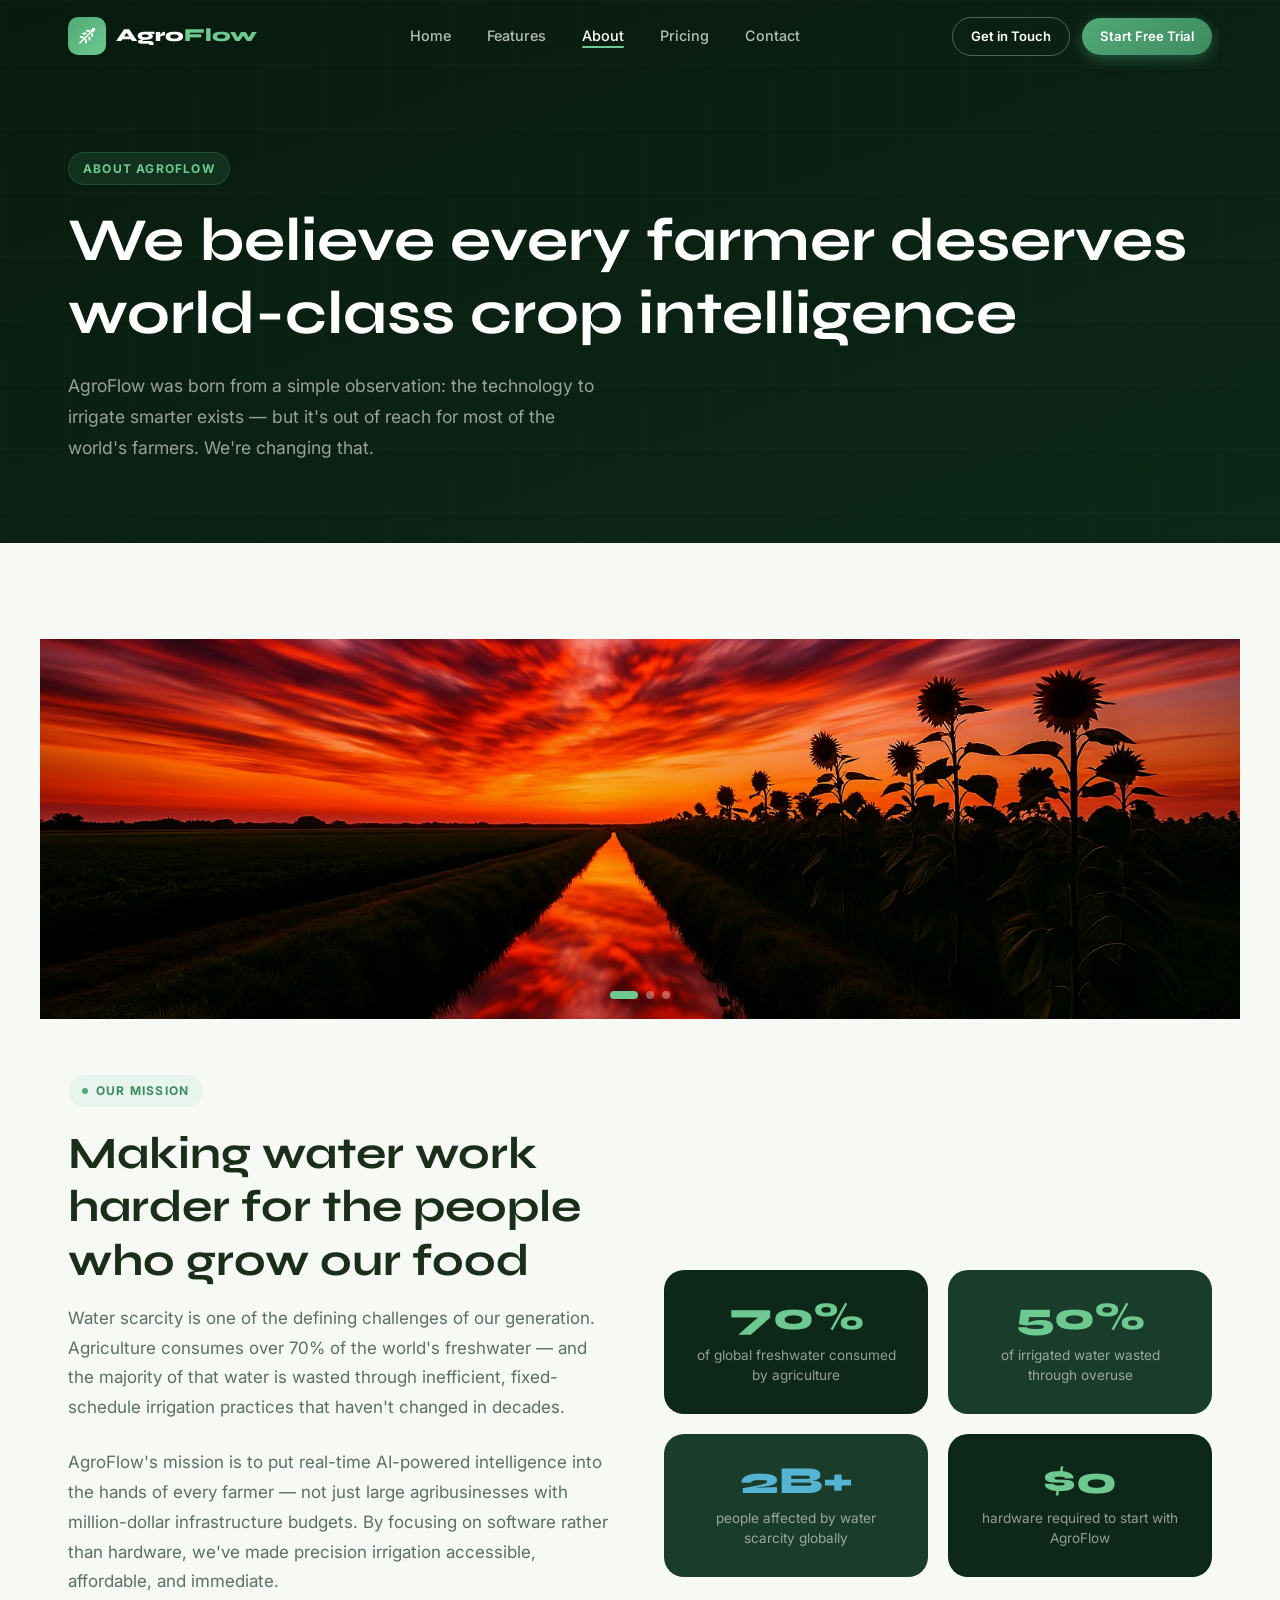
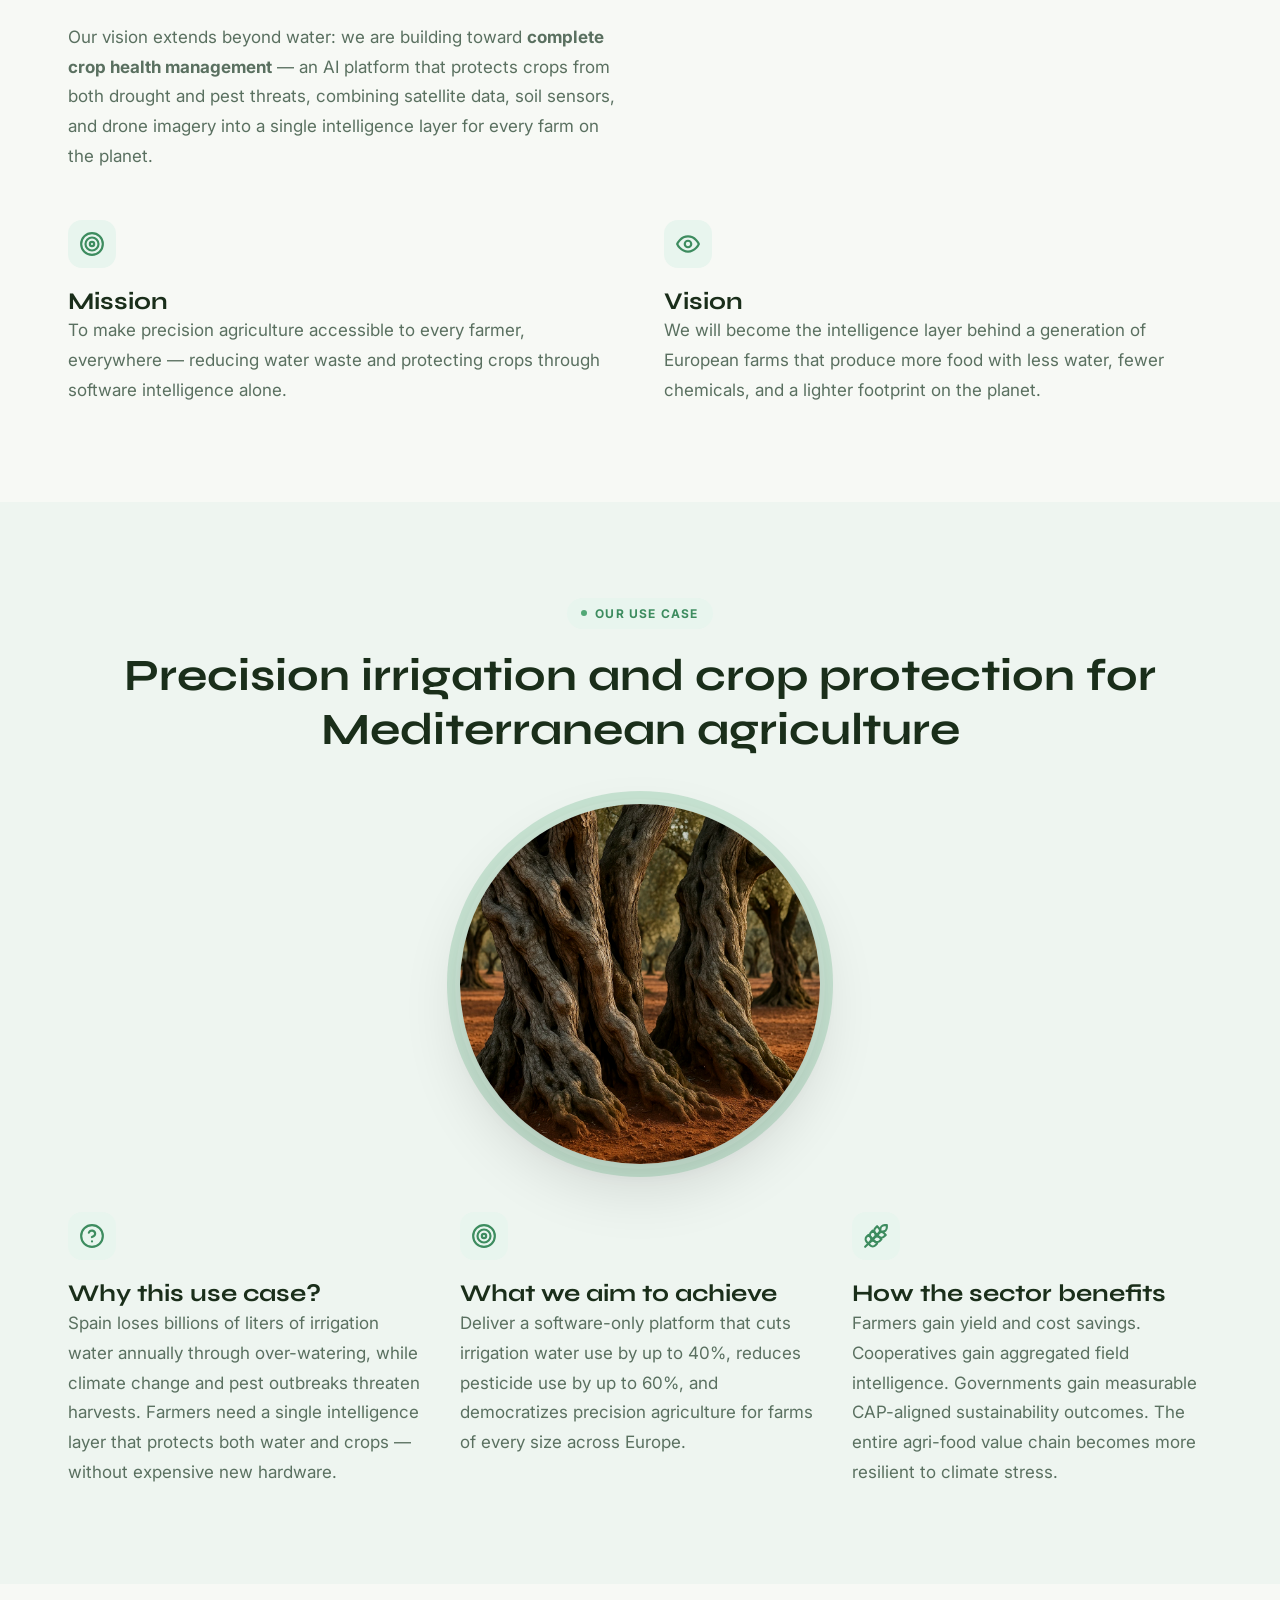
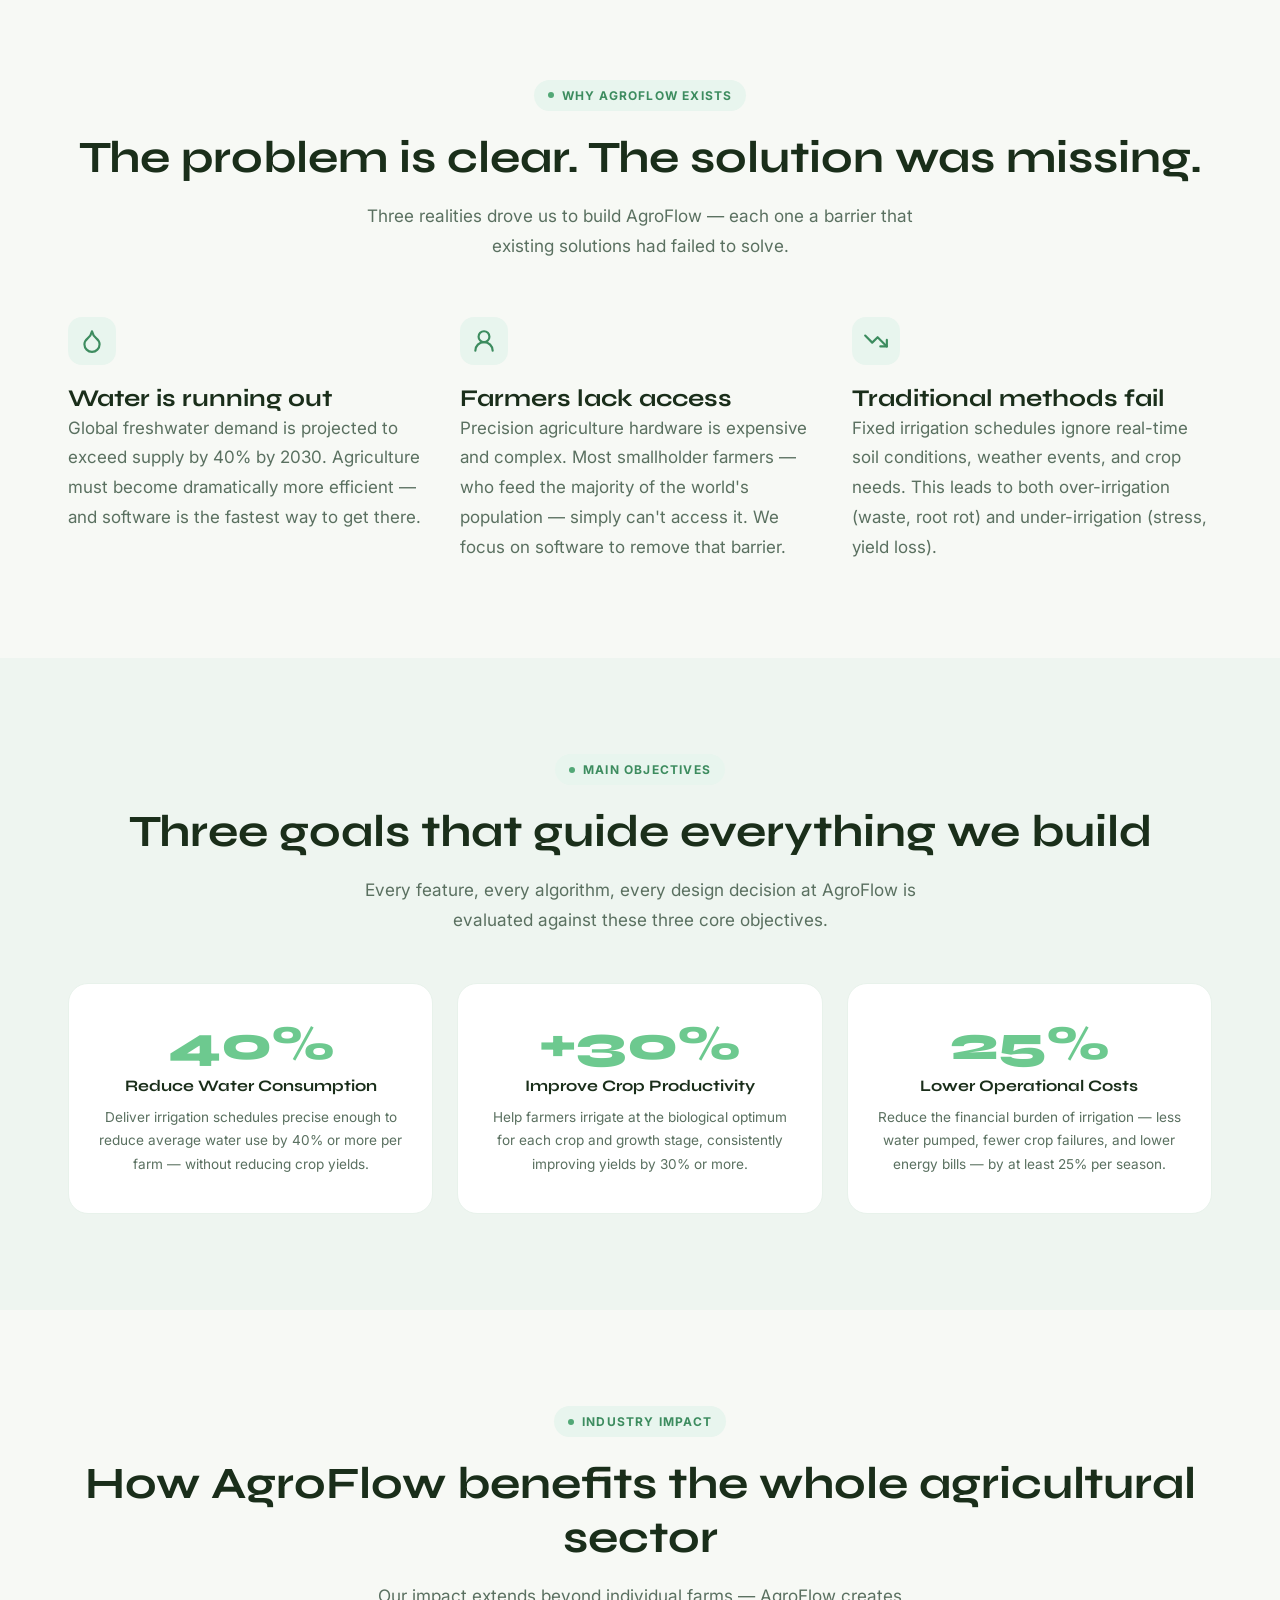
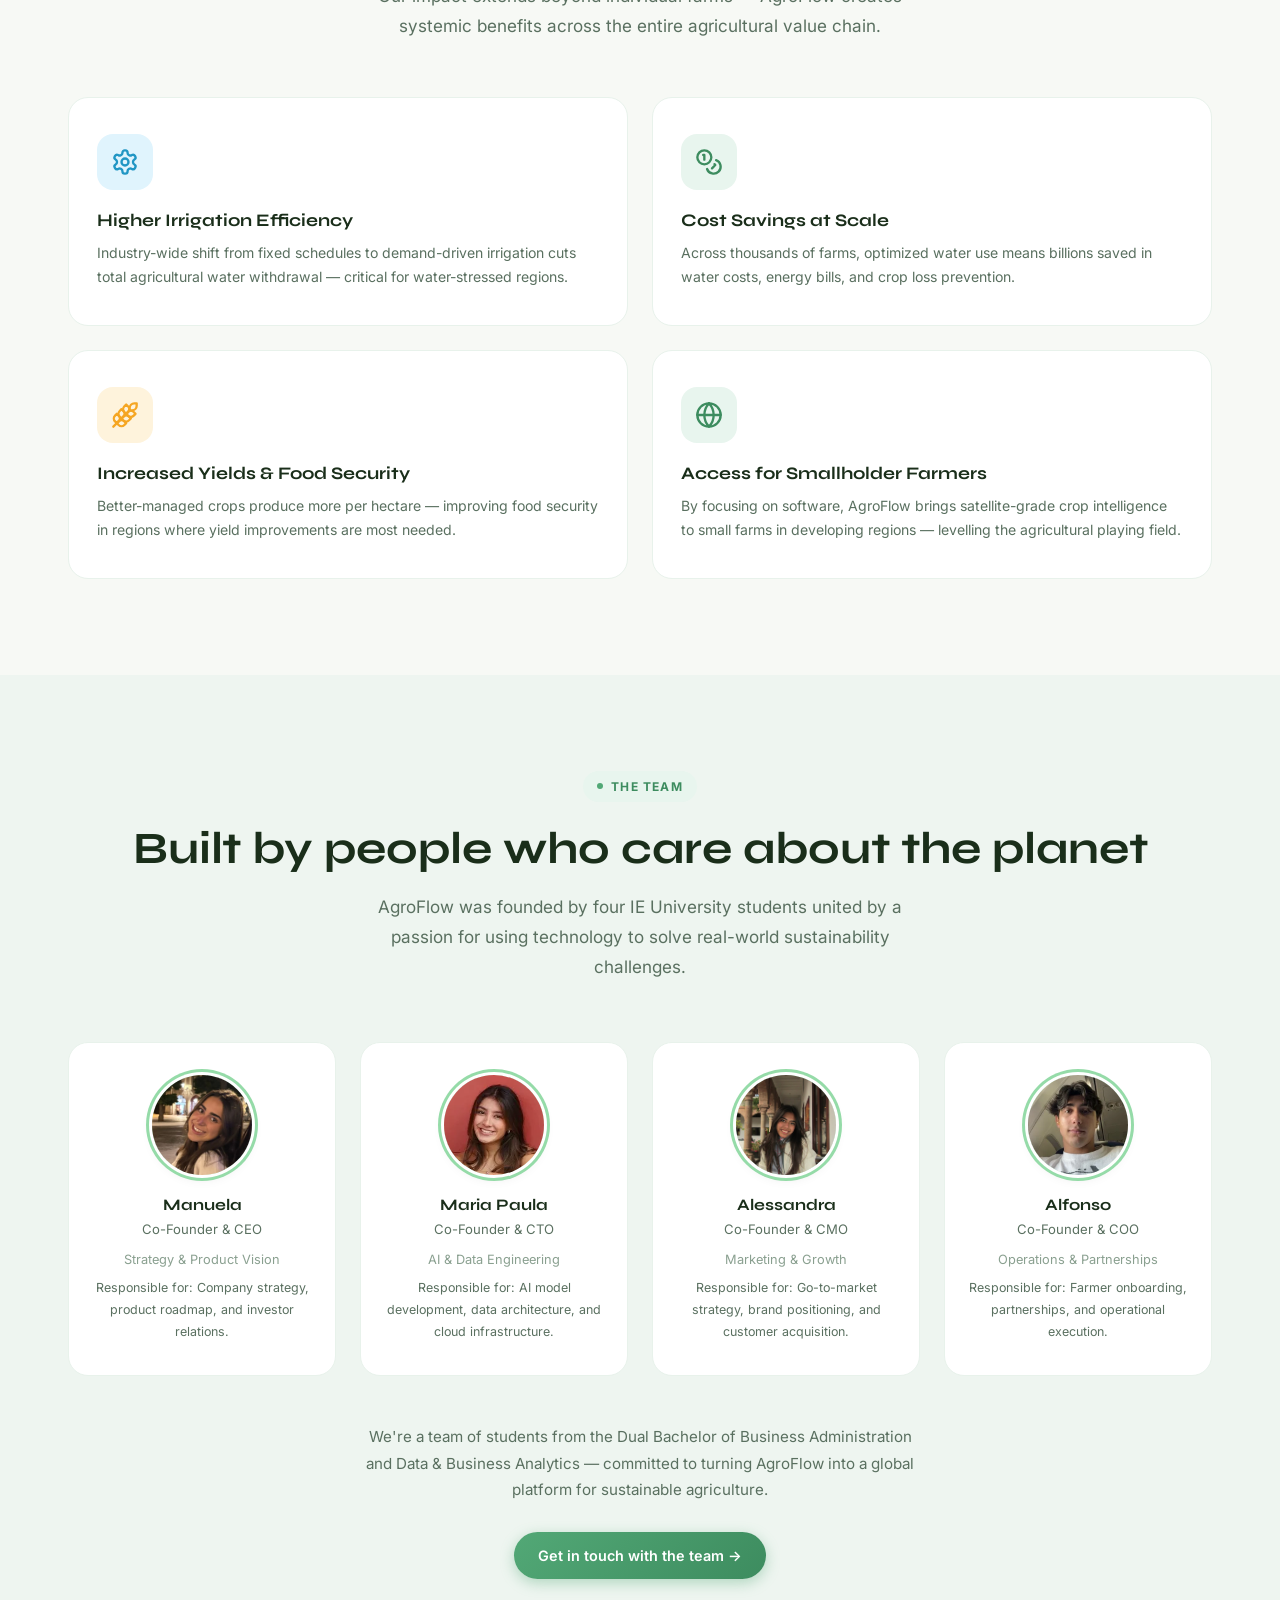
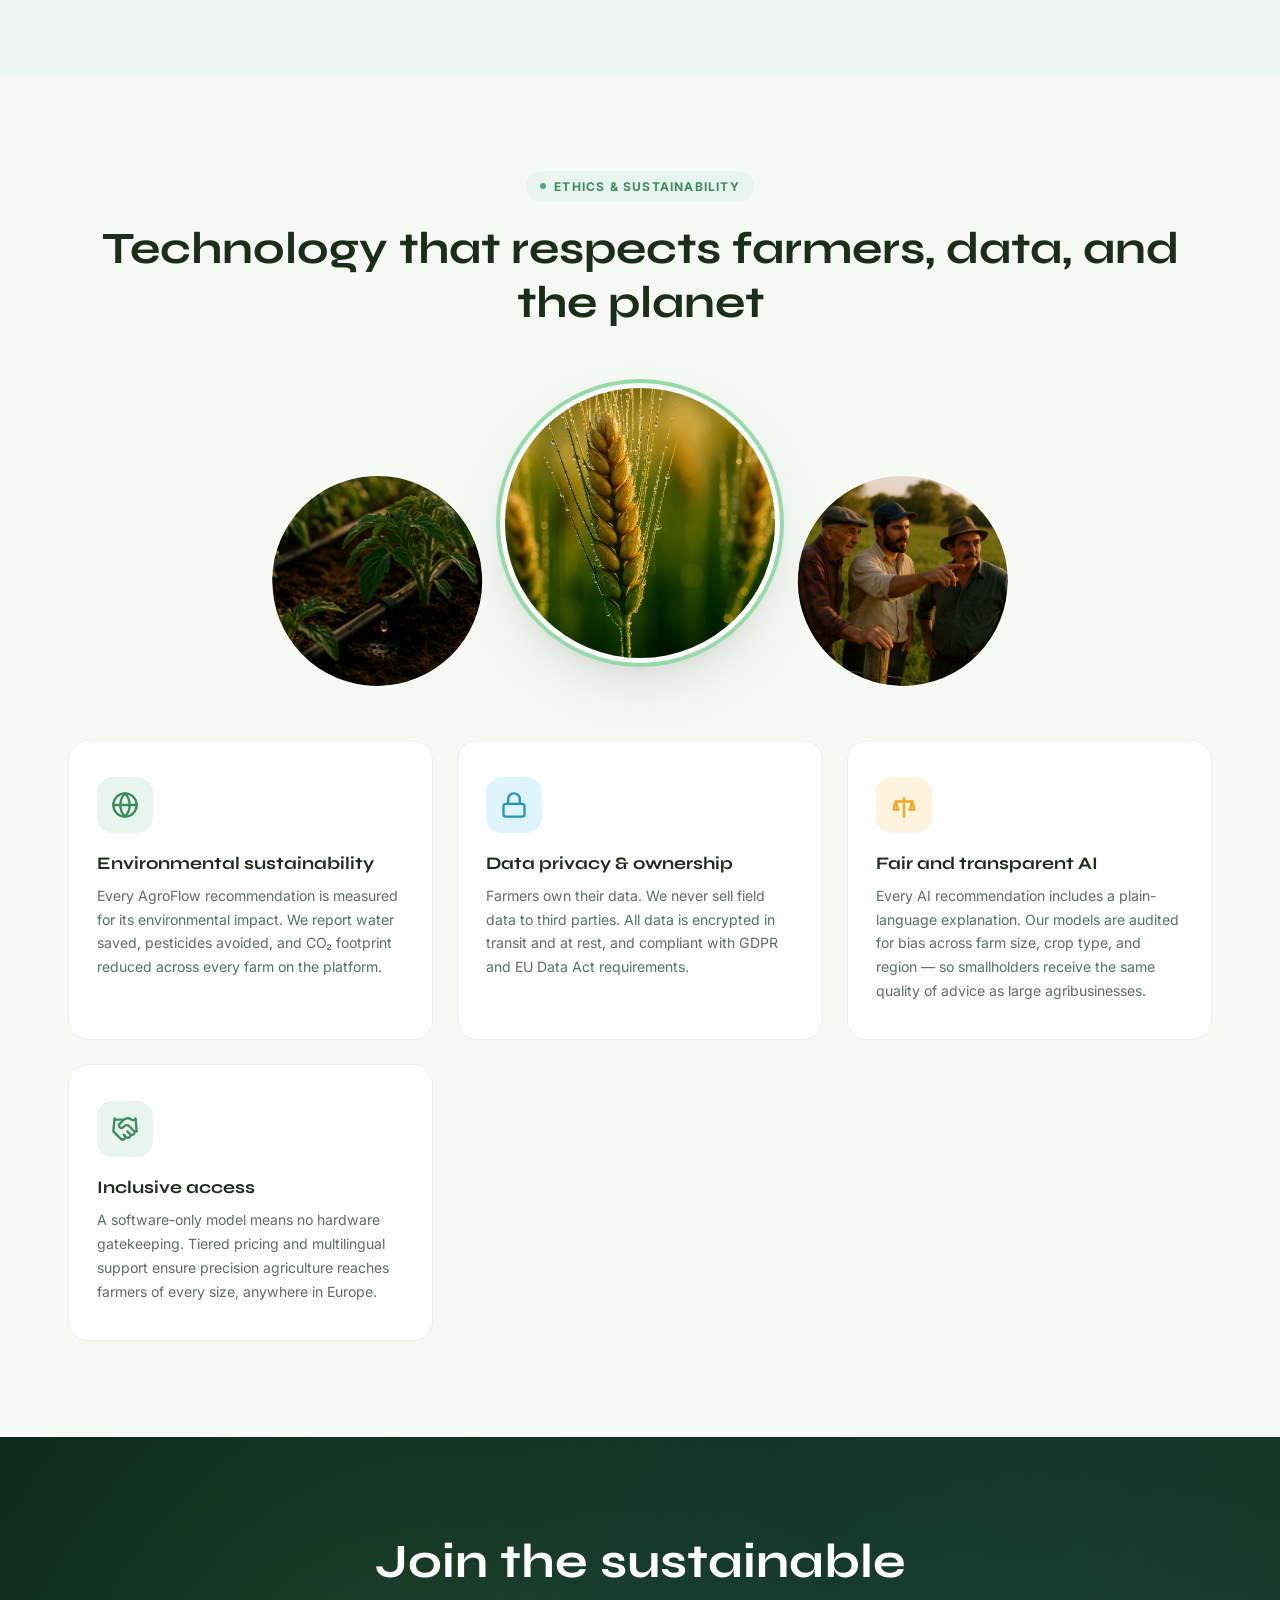
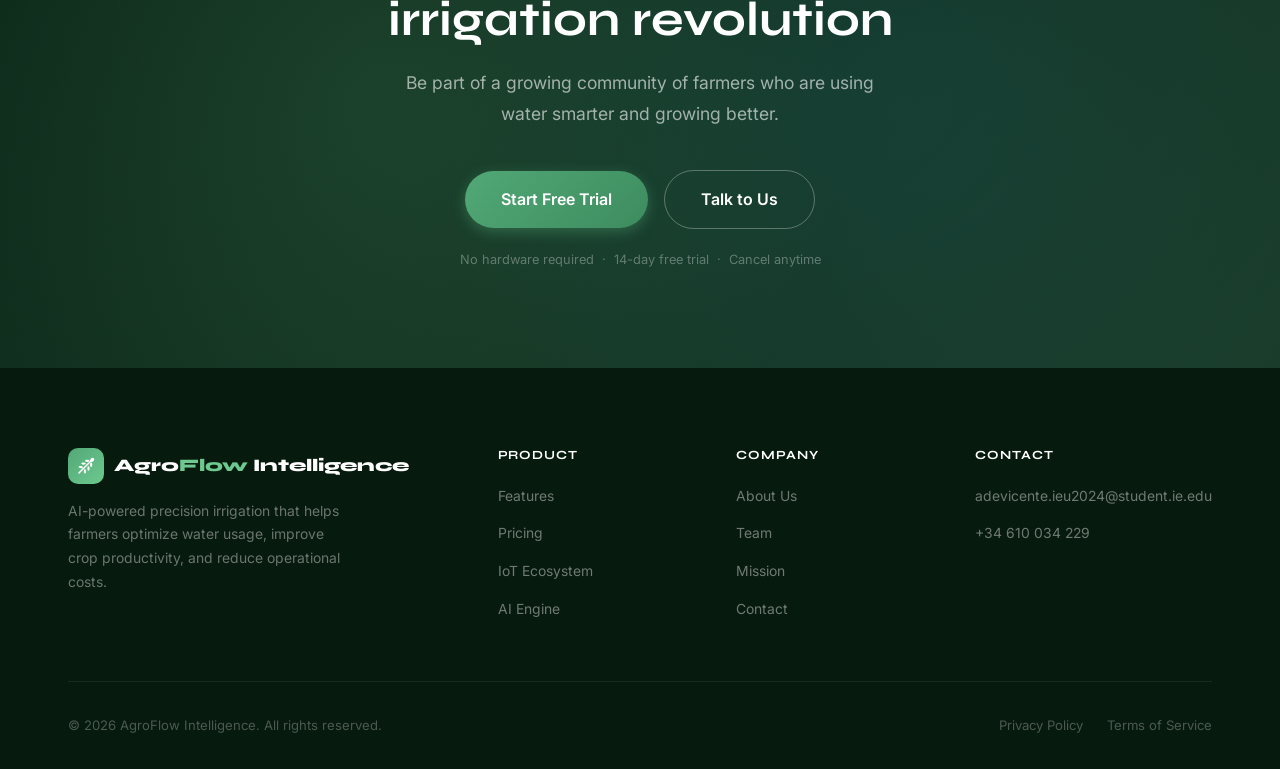
<file: pages/about.html>
<!DOCTYPE html>
<html lang="en">
<head>
  <meta charset="UTF-8" />
  <meta name="viewport" content="width=device-width, initial-scale=1.0" />
  <title>About — AgroFlow Intelligence</title>
  <meta name="description" content="Meet the AgroFlow team and learn about our mission to make precision irrigation accessible and affordable for every farmer in the world." />
  <meta http-equiv="Cache-Control" content="no-cache, no-store, must-revalidate" />
  <meta http-equiv="Pragma" content="no-cache" />
  <meta http-equiv="Expires" content="0" />
  <link rel="preconnect" href="https://fonts.googleapis.com" />
  <link rel="preconnect" href="https://fonts.gstatic.com" crossorigin />
  <link href="https://fonts.googleapis.com/css2?family=Syne:wght@700;800&family=Inter:wght@400;500;600;700&display=swap" rel="stylesheet" />
  <link rel="stylesheet" href="../css/main.css" />
  <link rel="stylesheet" href="../css/responsive.css" />
</head>
<body>

  <!-- NAVBAR -->
  <nav class="navbar" id="navbar">
    <div class="nav-inner">
      <a href="../index.html" class="nav-logo">
        <div class="nav-logo-icon"><svg width="20" height="22" viewBox="0 0 20 22" fill="none" xmlns="http://www.w3.org/2000/svg"><g transform="rotate(45 10 11)"><line x1="10" y1="21" x2="10" y2="3" stroke="white" stroke-width="1.5" stroke-linecap="round"/><ellipse cx="10" cy="2.2" rx="1.8" ry="2.2" fill="white"/><ellipse cx="7.2" cy="6.5" rx="2.3" ry="1.1" transform="rotate(-45 7.2 6.5)" fill="white"/><ellipse cx="12.8" cy="6.5" rx="2.3" ry="1.1" transform="rotate(45 12.8 6.5)" fill="white"/><ellipse cx="6.5" cy="11" rx="2.3" ry="1.1" transform="rotate(-45 6.5 11)" fill="white"/><ellipse cx="13.5" cy="11" rx="2.3" ry="1.1" transform="rotate(45 13.5 11)" fill="white"/><ellipse cx="7" cy="15.5" rx="2.3" ry="1.1" transform="rotate(-40 7 15.5)" fill="white"/><ellipse cx="13" cy="15.5" rx="2.3" ry="1.1" transform="rotate(40 13 15.5)" fill="white"/></g></svg></div>
        <span class="nav-logo-text">Agro<span>Flow</span></span>
      </a>
      <ul class="nav-links" id="nav-links">
        <li><a href="../index.html">Home</a></li>
        <li><a href="features.html">Features</a></li>
        <li><a href="about.html" class="active">About</a></li>
        <li><a href="pricing.html">Pricing</a></li>
        <li><a href="contact.html">Contact</a></li>
      </ul>
      <div class="nav-actions">
        <a href="contact.html" class="btn btn-outline btn-sm">Get in Touch</a>
        <a href="pricing.html" class="btn btn-primary btn-sm">Start Free Trial</a>
        <button class="nav-menu-toggle" id="menu-toggle" aria-label="Toggle menu" aria-expanded="false">
          <span></span><span></span><span></span>
        </button>
      </div>
    </div>
  </nav>

  <!-- PAGE HERO -->
  <section class="page-hero">
    <div class="container">
      <div class="page-hero-label">About AgroFlow</div>
      <h1>We believe every farmer deserves<br/>world-class crop intelligence</h1>
      <p>AgroFlow was born from a simple observation: the technology to irrigate smarter exists — but it's out of reach for most of the world's farmers. We're changing that.</p>
    </div>
  </section>

  <!-- MISSION -->
  <section class="section" id="mission">
    <div class="container">
      <div class="photo-carousel">
        <img src="../images/about/sunset-field.webp" alt="Farm field at sunset" class="carousel-slide active">
        <img src="../images/about/spanish-agriculture.webp" alt="Mediterranean olive grove" class="carousel-slide">
        <img src="../images/about/vineyard-harvest.webp" alt="Spanish vineyard during harvest season" class="carousel-slide">
        <div class="carousel-dots">
          <button class="carousel-dot active" aria-label="Slide 1"></button>
          <button class="carousel-dot" aria-label="Slide 2"></button>
          <button class="carousel-dot" aria-label="Slide 3"></button>
        </div>
      </div>
      <div class="grid-2">
        <div class="fade-up">
          <div class="section-label">Our Mission</div>
          <h2 class="section-title">Making water work harder for the people who grow our food</h2>
          <p>Water scarcity is one of the defining challenges of our generation. Agriculture consumes over 70% of the world's freshwater — and the majority of that water is wasted through inefficient, fixed-schedule irrigation practices that haven't changed in decades.</p>
          <br/>
          <p>AgroFlow's mission is to put real-time AI-powered intelligence into the hands of every farmer — not just large agribusinesses with million-dollar infrastructure budgets. By focusing on software rather than hardware, we've made precision irrigation accessible, affordable, and immediate.</p>
          <br/>
          <p>Our vision extends beyond water: we are building toward <strong>complete crop health management</strong> — an AI platform that protects crops from both drought and pest threats, combining satellite data, soil sensors, and drone imagery into a single intelligence layer for every farm on the planet.</p>
        </div>
        <div class="fade-up delay-1">
          <div style="display:grid; grid-template-columns:1fr 1fr; gap:20px;">
            <div style="background:var(--green-900); border-radius:var(--radius-lg); padding:28px; text-align:center;">
              <div style="font-size:2.4rem; font-weight:800; color:var(--green-400); font-family:'Syne',sans-serif; line-height:1;">70%</div>
              <div style="font-size:0.85rem; color:rgba(255,255,255,0.55); margin-top:8px; line-height:1.5;">of global freshwater consumed by agriculture</div>
            </div>
            <div style="background:var(--green-800); border-radius:var(--radius-lg); padding:28px; text-align:center;">
              <div style="font-size:2.4rem; font-weight:800; color:var(--green-400); font-family:'Syne',sans-serif; line-height:1;">50%</div>
              <div style="font-size:0.85rem; color:rgba(255,255,255,0.55); margin-top:8px; line-height:1.5;">of irrigated water wasted through overuse</div>
            </div>
            <div style="background:var(--green-800); border-radius:var(--radius-lg); padding:28px; text-align:center;">
              <div style="font-size:2.4rem; font-weight:800; color:var(--blue-300); font-family:'Syne',sans-serif; line-height:1;">2B+</div>
              <div style="font-size:0.85rem; color:rgba(255,255,255,0.55); margin-top:8px; line-height:1.5;">people affected by water scarcity globally</div>
            </div>
            <div style="background:var(--green-900); border-radius:var(--radius-lg); padding:28px; text-align:center;">
              <div style="font-size:2.4rem; font-weight:800; color:var(--green-400); font-family:'Syne',sans-serif; line-height:1;">$0</div>
              <div style="font-size:0.85rem; color:rgba(255,255,255,0.55); margin-top:8px; line-height:1.5;">hardware required to start with AgroFlow</div>
            </div>
          </div>
        </div>
      </div>

      <div class="grid-2" style="margin-top:48px;">
        <div class="card fade-up">
          <div class="card-icon">
            <svg xmlns="http://www.w3.org/2000/svg" width="26" height="26" viewBox="0 0 24 24" fill="none" stroke="var(--green-600)" stroke-width="2" stroke-linecap="round" stroke-linejoin="round" aria-hidden="true"><circle cx="12" cy="12" r="10"/><circle cx="12" cy="12" r="6"/><circle cx="12" cy="12" r="2"/></svg>
          </div>
          <h3>Mission</h3>
          <p>To make precision agriculture accessible to every farmer, everywhere — reducing water waste and protecting crops through software intelligence alone.</p>
        </div>
        <div class="card fade-up delay-1">
          <div class="card-icon">
            <svg xmlns="http://www.w3.org/2000/svg" width="26" height="26" viewBox="0 0 24 24" fill="none" stroke="var(--green-600)" stroke-width="2" stroke-linecap="round" stroke-linejoin="round" aria-hidden="true"><path d="M2 12s3-7 10-7 10 7 10 7-3 7-10 7-10-7-10-7Z"/><circle cx="12" cy="12" r="3"/></svg>
          </div>
          <h3>Vision</h3>
          <p>We will become the intelligence layer behind a generation of European farms that produce more food with less water, fewer chemicals, and a lighter footprint on the planet.</p>
        </div>
      </div>
    </div>
  </section>

  <!-- USE CASE -->
  <section class="section section-alt">
    <div class="container">
      <div class="text-center">
        <div class="section-label">Our Use Case</div>
        <h2 class="section-title">Precision irrigation and crop protection for Mediterranean agriculture</h2>
      </div>
      <div class="img-circle-frame img-circle-frame--xl" style="margin-top:48px;">
        <img src="../images/about/olive-grove.webp" alt="Ancient olive tree trunks in Andalusian grove" loading="lazy">
      </div>

      <div class="grid-3" style="margin-top:0;">
        <div class="card fade-up">
          <div class="card-icon">
            <svg xmlns="http://www.w3.org/2000/svg" width="26" height="26" viewBox="0 0 24 24" fill="none" stroke="var(--green-600)" stroke-width="2" stroke-linecap="round" stroke-linejoin="round" aria-hidden="true"><circle cx="12" cy="12" r="10"/><path d="M9.09 9a3 3 0 0 1 5.83 1c0 2-3 3-3 3"/><path d="M12 17h.01"/></svg>
          </div>
          <h3>Why this use case?</h3>
          <p>Spain loses billions of liters of irrigation water annually through over-watering, while climate change and pest outbreaks threaten harvests. Farmers need a single intelligence layer that protects both water and crops — without expensive new hardware.</p>
        </div>
        <div class="card fade-up delay-1">
          <div class="card-icon">
            <svg xmlns="http://www.w3.org/2000/svg" width="26" height="26" viewBox="0 0 24 24" fill="none" stroke="var(--green-600)" stroke-width="2" stroke-linecap="round" stroke-linejoin="round" aria-hidden="true"><circle cx="12" cy="12" r="10"/><circle cx="12" cy="12" r="6"/><circle cx="12" cy="12" r="2"/></svg>
          </div>
          <h3>What we aim to achieve</h3>
          <p>Deliver a software-only platform that cuts irrigation water use by up to 40%, reduces pesticide use by up to 60%, and democratizes precision agriculture for farms of every size across Europe.</p>
        </div>
        <div class="card fade-up delay-2">
          <div class="card-icon">
            <svg xmlns="http://www.w3.org/2000/svg" width="26" height="26" viewBox="0 0 24 24" fill="none" stroke="var(--green-600)" stroke-width="2" stroke-linecap="round" stroke-linejoin="round" aria-hidden="true"><path d="M2 22 16 8"/><path d="M3.47 12.53 5 11l1.53 1.53a3.5 3.5 0 0 1 0 4.94L5 19l-1.53-1.53a3.5 3.5 0 0 1 0-4.94z"/><path d="M7.47 8.53 9 7l1.53 1.53a3.5 3.5 0 0 1 0 4.94L9 15l-1.53-1.53a3.5 3.5 0 0 1 0-4.94z"/><path d="M11.47 4.53 13 3l1.53 1.53a3.5 3.5 0 0 1 0 4.94L13 11l-1.53-1.53a3.5 3.5 0 0 1 0-4.94z"/><path d="M20 2h2v2a4 4 0 0 1-4 4h-2V6a4 4 0 0 1 4-4z"/><path d="M11.47 17.47 13 19l-1.53 1.53a3.5 3.5 0 0 1-4.94 0L5 19l1.53-1.53a3.5 3.5 0 0 1 4.94 0z"/><path d="M15.47 13.47 17 15l-1.53 1.53a3.5 3.5 0 0 1-4.94 0L9 15l1.53-1.53a3.5 3.5 0 0 1 4.94 0z"/><path d="M19.47 9.47 21 11l-1.53 1.53a3.5 3.5 0 0 1-4.94 0L13 11l1.53-1.53a3.5 3.5 0 0 1 4.94 0z"/></svg>
          </div>
          <h3>How the sector benefits</h3>
          <p>Farmers gain yield and cost savings. Cooperatives gain aggregated field intelligence. Governments gain measurable CAP-aligned sustainability outcomes. The entire agri-food value chain becomes more resilient to climate stress.</p>
        </div>
      </div>
    </div>
  </section>

  <!-- WHY -->
  <section class="section">
    <div class="container">
      <div class="text-center">
        <div class="section-label">Why AgroFlow Exists</div>
        <h2 class="section-title">The problem is clear. The solution was missing.</h2>
        <p class="section-subtitle">Three realities drove us to build AgroFlow — each one a barrier that existing solutions had failed to solve.</p>
      </div>

      <div class="grid-3" style="margin-top:56px;">
        <div class="card fade-up">
          <div class="card-icon">
            <svg xmlns="http://www.w3.org/2000/svg" width="26" height="26" viewBox="0 0 24 24" fill="none" stroke="var(--green-600)" stroke-width="2" stroke-linecap="round" stroke-linejoin="round" aria-hidden="true"><path d="M12 22a7 7 0 0 0 7-7c0-2-1-3.9-3-5.5s-3.5-4-4-6.5c-.5 2.5-2 4.9-4 6.5C6 11.1 5 13 5 15a7 7 0 0 0 7 7z"/></svg>
          </div>
          <h3>Water is running out</h3>
          <p>Global freshwater demand is projected to exceed supply by 40% by 2030. Agriculture must become dramatically more efficient — and software is the fastest way to get there.</p>
        </div>
        <div class="card fade-up delay-1">
          <div class="card-icon">
            <svg xmlns="http://www.w3.org/2000/svg" width="26" height="26" viewBox="0 0 24 24" fill="none" stroke="var(--green-600)" stroke-width="2" stroke-linecap="round" stroke-linejoin="round" aria-hidden="true"><circle cx="12" cy="8" r="5"/><path d="M20 21a8 8 0 1 0-16 0"/></svg>
          </div>
          <h3>Farmers lack access</h3>
          <p>Precision agriculture hardware is expensive and complex. Most smallholder farmers — who feed the majority of the world's population — simply can't access it. We focus on software to remove that barrier.</p>
        </div>
        <div class="card fade-up delay-2">
          <div class="card-icon">
            <svg xmlns="http://www.w3.org/2000/svg" width="26" height="26" viewBox="0 0 24 24" fill="none" stroke="var(--green-600)" stroke-width="2" stroke-linecap="round" stroke-linejoin="round" aria-hidden="true"><polyline points="22 17 13.5 8.5 8.5 13.5 2 7"/><polyline points="16 17 22 17 22 11"/></svg>
          </div>
          <h3>Traditional methods fail</h3>
          <p>Fixed irrigation schedules ignore real-time soil conditions, weather events, and crop needs. This leads to both over-irrigation (waste, root rot) and under-irrigation (stress, yield loss).</p>
        </div>
      </div>
    </div>
  </section>

  <!-- OBJECTIVES -->
  <section class="section section-alt" id="objectives">
    <div class="container">
      <div class="text-center">
        <div class="section-label">Main Objectives</div>
        <h2 class="section-title">Three goals that guide everything we build</h2>
        <p class="section-subtitle">Every feature, every algorithm, every design decision at AgroFlow is evaluated against these three core objectives.</p>
      </div>

      <div class="objectives-grid">
        <div class="objective-card fade-up">
          <div class="objective-number">40%</div>
          <h3>Reduce Water Consumption</h3>
          <p>Deliver irrigation schedules precise enough to reduce average water use by 40% or more per farm — without reducing crop yields.</p>
        </div>
        <div class="objective-card fade-up delay-1">
          <div class="objective-number">+30%</div>
          <h3>Improve Crop Productivity</h3>
          <p>Help farmers irrigate at the biological optimum for each crop and growth stage, consistently improving yields by 30% or more.</p>
        </div>
        <div class="objective-card fade-up delay-2">
          <div class="objective-number">25%</div>
          <h3>Lower Operational Costs</h3>
          <p>Reduce the financial burden of irrigation — less water pumped, fewer crop failures, and lower energy bills — by at least 25% per season.</p>
        </div>
      </div>
    </div>
  </section>

  <!-- INDUSTRY BENEFITS -->
  <section class="section">
    <div class="container">
      <div class="text-center">
        <div class="section-label">Industry Impact</div>
        <h2 class="section-title">How AgroFlow benefits the whole agricultural sector</h2>
        <p class="section-subtitle">Our impact extends beyond individual farms — AgroFlow creates systemic benefits across the entire agricultural value chain.</p>
      </div>

      <div style="display:grid; grid-template-columns: repeat(2,1fr); gap:24px; margin-top:56px;">
        <div class="benefit-card fade-up">
          <div class="benefit-icon bg-blue-light">
            <svg xmlns="http://www.w3.org/2000/svg" width="28" height="28" viewBox="0 0 24 24" fill="none" stroke="var(--blue-500)" stroke-width="2" stroke-linecap="round" stroke-linejoin="round" aria-hidden="true"><path d="M12.22 2h-.44a2 2 0 0 0-2 2v.18a2 2 0 0 1-1 1.73l-.43.25a2 2 0 0 1-2 0l-.15-.08a2 2 0 0 0-2.73.73l-.22.38a2 2 0 0 0 .73 2.73l.15.1a2 2 0 0 1 1 1.72v.51a2 2 0 0 1-1 1.74l-.15.09a2 2 0 0 0-.73 2.73l.22.38a2 2 0 0 0 2.73.73l.15-.08a2 2 0 0 1 2 0l.43.25a2 2 0 0 1 1 1.73V20a2 2 0 0 0 2 2h.44a2 2 0 0 0 2-2v-.18a2 2 0 0 1 1-1.73l.43-.25a2 2 0 0 1 2 0l.15.08a2 2 0 0 0 2.73-.73l.22-.39a2 2 0 0 0-.73-2.73l-.15-.08a2 2 0 0 1-1-1.74v-.5a2 2 0 0 1 1-1.74l.15-.09a2 2 0 0 0 .73-2.73l-.22-.38a2 2 0 0 0-2.73-.73l-.15.08a2 2 0 0 1-2 0l-.43-.25a2 2 0 0 1-1-1.73V4a2 2 0 0 0-2-2z"/><circle cx="12" cy="12" r="3"/></svg>
          </div>
          <h3>Higher Irrigation Efficiency</h3>
          <p>Industry-wide shift from fixed schedules to demand-driven irrigation cuts total agricultural water withdrawal — critical for water-stressed regions.</p>
        </div>
        <div class="benefit-card fade-up delay-1">
          <div class="benefit-icon bg-green-light">
            <svg xmlns="http://www.w3.org/2000/svg" width="28" height="28" viewBox="0 0 24 24" fill="none" stroke="var(--green-600)" stroke-width="2" stroke-linecap="round" stroke-linejoin="round" aria-hidden="true"><circle cx="8" cy="8" r="6"/><path d="M18.09 10.37A6 6 0 1 1 10.34 18"/><path d="M7 6h1v4"/><path d="m16.71 13.88.7.71-2.82 2.82"/></svg>
          </div>
          <h3>Cost Savings at Scale</h3>
          <p>Across thousands of farms, optimized water use means billions saved in water costs, energy bills, and crop loss prevention.</p>
        </div>
        <div class="benefit-card fade-up delay-2">
          <div class="benefit-icon bg-amber-light">
            <svg xmlns="http://www.w3.org/2000/svg" width="28" height="28" viewBox="0 0 24 24" fill="none" stroke="var(--amber-500)" stroke-width="2" stroke-linecap="round" stroke-linejoin="round" aria-hidden="true"><path d="M2 22 16 8"/><path d="M3.47 12.53 5 11l1.53 1.53a3.5 3.5 0 0 1 0 4.94L5 19l-1.53-1.53a3.5 3.5 0 0 1 0-4.94z"/><path d="M7.47 8.53 9 7l1.53 1.53a3.5 3.5 0 0 1 0 4.94L9 15l-1.53-1.53a3.5 3.5 0 0 1 0-4.94z"/><path d="M11.47 4.53 13 3l1.53 1.53a3.5 3.5 0 0 1 0 4.94L13 11l-1.53-1.53a3.5 3.5 0 0 1 0-4.94z"/><path d="M20 2h2v2a4 4 0 0 1-4 4h-2V6a4 4 0 0 1 4-4z"/><path d="M11.47 17.47 13 19l-1.53 1.53a3.5 3.5 0 0 1-4.94 0L5 19l1.53-1.53a3.5 3.5 0 0 1 4.94 0z"/><path d="M15.47 13.47 17 15l-1.53 1.53a3.5 3.5 0 0 1-4.94 0L9 15l1.53-1.53a3.5 3.5 0 0 1 4.94 0z"/><path d="M19.47 9.47 21 11l-1.53 1.53a3.5 3.5 0 0 1-4.94 0L13 11l1.53-1.53a3.5 3.5 0 0 1 4.94 0z"/></svg>
          </div>
          <h3>Increased Yields &amp; Food Security</h3>
          <p>Better-managed crops produce more per hectare — improving food security in regions where yield improvements are most needed.</p>
        </div>
        <div class="benefit-card fade-up delay-3">
          <div class="benefit-icon bg-green-light">
            <svg xmlns="http://www.w3.org/2000/svg" width="28" height="28" viewBox="0 0 24 24" fill="none" stroke="var(--green-600)" stroke-width="2" stroke-linecap="round" stroke-linejoin="round" aria-hidden="true"><circle cx="12" cy="12" r="10"/><path d="M12 2a14.5 14.5 0 0 0 0 20 14.5 14.5 0 0 0 0-20"/><path d="M2 12h20"/></svg>
          </div>
          <h3>Access for Smallholder Farmers</h3>
          <p>By focusing on software, AgroFlow brings satellite-grade crop intelligence to small farms in developing regions — levelling the agricultural playing field.</p>
        </div>
      </div>
    </div>
  </section>

  <!-- TEAM -->
  <section class="section section-alt" id="team">
    <div class="container">
      <div class="text-center">
        <div class="section-label">The Team</div>
        <h2 class="section-title">Built by people who care about the planet</h2>
        <p class="section-subtitle">AgroFlow was founded by four IE University students united by a passion for using technology to solve real-world sustainability challenges.</p>
      </div>

      <div class="team-grid">
        <div class="team-card fade-up">
          <img src="../images/team/manuela.jpg" alt="Manuela" class="team-avatar" style="object-fit:cover;" />
          <h4>Manuela</h4>
          <p>Co-Founder &amp; CEO</p>
          <p style="margin-top:8px; font-size:0.8rem; color:var(--text-light);">Strategy &amp; Product Vision</p>
          <p style="margin-top:6px; font-size:0.78rem; color:var(--text-muted);">Responsible for: Company strategy, product roadmap, and investor relations.</p>
        </div>
        <div class="team-card fade-up delay-1">
          <img src="../images/team/maria-paula.jpg" alt="Maria Paula" class="team-avatar" style="object-fit:cover;" />
          <h4>Maria Paula</h4>
          <p>Co-Founder &amp; CTO</p>
          <p style="margin-top:8px; font-size:0.8rem; color:var(--text-light);">AI &amp; Data Engineering</p>
          <p style="margin-top:6px; font-size:0.78rem; color:var(--text-muted);">Responsible for: AI model development, data architecture, and cloud infrastructure.</p>
        </div>
        <div class="team-card fade-up delay-2">
          <img src="../images/team/alessandra.jpg" alt="Alessandra" class="team-avatar" style="object-fit:cover;" />
          <h4>Alessandra</h4>
          <p>Co-Founder &amp; CMO</p>
          <p style="margin-top:8px; font-size:0.8rem; color:var(--text-light);">Marketing &amp; Growth</p>
          <p style="margin-top:6px; font-size:0.78rem; color:var(--text-muted);">Responsible for: Go-to-market strategy, brand positioning, and customer acquisition.</p>
        </div>
        <div class="team-card fade-up delay-3">
          <img src="../images/team/alfonso.jpg" alt="Alfonso" class="team-avatar" style="object-fit:cover;" />
          <h4>Alfonso</h4>
          <p>Co-Founder &amp; COO</p>
          <p style="margin-top:8px; font-size:0.8rem; color:var(--text-light);">Operations &amp; Partnerships</p>
          <p style="margin-top:6px; font-size:0.78rem; color:var(--text-muted);">Responsible for: Farmer onboarding, partnerships, and operational execution.</p>
        </div>
      </div>

      <div style="text-align:center; margin-top:48px;">
        <p style="max-width:560px; margin: 0 auto 28px; font-size:0.95rem;">
          We're a team of students from the Dual Bachelor of Business Administration and Data &amp; Business Analytics —
          committed to turning AgroFlow into a global platform for sustainable agriculture.
        </p>
        <a href="contact.html" class="btn btn-primary">Get in touch with the team →</a>
      </div>
    </div>
  </section>

  <!-- ETHICS & SUSTAINABILITY -->
  <section class="section">
    <div class="container">
      <div class="text-center">
        <div class="section-label">Ethics &amp; Sustainability</div>
        <h2 class="section-title">Technology that respects farmers, data, and the planet</h2>
      </div>
      <div class="img-mosaic" style="margin-top:48px;">
        <div class="img-circle-frame">
          <img src="../images/about/sustainable-farming.webp" alt="Hands planting a seedling" loading="lazy">
        </div>
        <div class="img-circle-frame">
          <img src="../images/sections/healthy-crops.webp" alt="Healthy green crop rows" loading="lazy">
        </div>
        <div class="img-circle-frame">
          <img src="../images/about/farmers-meeting.webp" alt="Farmers discussing in a field" loading="lazy">
        </div>
      </div>

      <div class="benefits-grid" style="margin-top:0;">
        <div class="benefit-card fade-up">
          <div class="benefit-icon bg-green-light">
            <svg xmlns="http://www.w3.org/2000/svg" width="28" height="28" viewBox="0 0 24 24" fill="none" stroke="var(--green-600)" stroke-width="2" stroke-linecap="round" stroke-linejoin="round" aria-hidden="true"><circle cx="12" cy="12" r="10"/><path d="M12 2a14.5 14.5 0 0 0 0 20 14.5 14.5 0 0 0 0-20"/><path d="M2 12h20"/></svg>
          </div>
          <h3>Environmental sustainability</h3>
          <p>Every AgroFlow recommendation is measured for its environmental impact. We report water saved, pesticides avoided, and CO₂ footprint reduced across every farm on the platform.</p>
        </div>
        <div class="benefit-card fade-up delay-1">
          <div class="benefit-icon bg-blue-light">
            <svg xmlns="http://www.w3.org/2000/svg" width="28" height="28" viewBox="0 0 24 24" fill="none" stroke="var(--blue-500)" stroke-width="2" stroke-linecap="round" stroke-linejoin="round" aria-hidden="true"><rect width="18" height="11" x="3" y="11" rx="2" ry="2"/><path d="M7 11V7a5 5 0 0 1 10 0v4"/></svg>
          </div>
          <h3>Data privacy &amp; ownership</h3>
          <p>Farmers own their data. We never sell field data to third parties. All data is encrypted in transit and at rest, and compliant with GDPR and EU Data Act requirements.</p>
        </div>
        <div class="benefit-card fade-up delay-2">
          <div class="benefit-icon bg-amber-light">
            <svg xmlns="http://www.w3.org/2000/svg" width="28" height="28" viewBox="0 0 24 24" fill="none" stroke="var(--amber-500)" stroke-width="2" stroke-linecap="round" stroke-linejoin="round" aria-hidden="true"><path d="M12 22V6"/><path d="M5 9h14"/><path d="M5 9 3 16h4l-2-7"/><path d="M19 9l2 7h-4l2-7"/></svg>
          </div>
          <h3>Fair and transparent AI</h3>
          <p>Every AI recommendation includes a plain-language explanation. Our models are audited for bias across farm size, crop type, and region — so smallholders receive the same quality of advice as large agribusinesses.</p>
        </div>
        <div class="benefit-card fade-up delay-3">
          <div class="benefit-icon bg-green-light">
            <svg xmlns="http://www.w3.org/2000/svg" width="28" height="28" viewBox="0 0 24 24" fill="none" stroke="var(--green-600)" stroke-width="2" stroke-linecap="round" stroke-linejoin="round" aria-hidden="true"><path d="m11 17 2 2a1 1 0 1 0 3-3"/><path d="m14 14 2.5 2.5a1 1 0 1 0 3-3l-3.88-3.88a3 3 0 0 0-4.24 0l-.88.88a1 1 0 1 1-3-3l2.81-2.81a5.79 5.79 0 0 1 7.06-.87l.47.28a2 2 0 0 0 1.42.25L21 4"/><path d="m21 3 1 11h-1"/><path d="M3 3 2 14l6.5 6.5a1 1 0 1 0 3-3"/><path d="M3 4h8"/></svg>
          </div>
          <h3>Inclusive access</h3>
          <p>A software-only model means no hardware gatekeeping. Tiered pricing and multilingual support ensure precision agriculture reaches farmers of every size, anywhere in Europe.</p>
        </div>
      </div>
    </div>
  </section>

  <!-- CTA -->
  <section class="cta-section">
    <div class="container">
      <h2>Join the sustainable<br/>irrigation revolution</h2>
      <p class="lead">Be part of a growing community of farmers who are using water smarter and growing better.</p>
      <div class="cta-actions">
        <a href="pricing.html" class="btn btn-primary btn-lg">Start Free Trial</a>
        <a href="contact.html" class="btn btn-outline btn-lg">Talk to Us</a>
      </div>
      <p class="cta-note">No hardware required &nbsp;·&nbsp; 14-day free trial &nbsp;·&nbsp; Cancel anytime</p>
    </div>
  </section>

  <!-- FOOTER -->
  <footer class="footer">
    <div class="container">
      <div class="footer-grid">
        <div class="footer-brand">
          <div class="footer-brand-logo">
            <div class="footer-brand-icon"><svg width="20" height="22" viewBox="0 0 20 22" fill="none" xmlns="http://www.w3.org/2000/svg"><g transform="rotate(45 10 11)"><line x1="10" y1="21" x2="10" y2="3" stroke="white" stroke-width="1.5" stroke-linecap="round"/><ellipse cx="10" cy="2.2" rx="1.8" ry="2.2" fill="white"/><ellipse cx="7.2" cy="6.5" rx="2.3" ry="1.1" transform="rotate(-45 7.2 6.5)" fill="white"/><ellipse cx="12.8" cy="6.5" rx="2.3" ry="1.1" transform="rotate(45 12.8 6.5)" fill="white"/><ellipse cx="6.5" cy="11" rx="2.3" ry="1.1" transform="rotate(-45 6.5 11)" fill="white"/><ellipse cx="13.5" cy="11" rx="2.3" ry="1.1" transform="rotate(45 13.5 11)" fill="white"/><ellipse cx="7" cy="15.5" rx="2.3" ry="1.1" transform="rotate(-40 7 15.5)" fill="white"/><ellipse cx="13" cy="15.5" rx="2.3" ry="1.1" transform="rotate(40 13 15.5)" fill="white"/></g></svg></div>
            <span class="footer-brand-name">Agro<span>Flow</span> Intelligence</span>
          </div>
          <p>AI-powered precision irrigation that helps farmers optimize water usage, improve crop productivity, and reduce operational costs.</p>
        </div>
        <div class="footer-col">
          <h5>Product</h5>
          <ul>
            <li><a href="features.html">Features</a></li>
            <li><a href="pricing.html">Pricing</a></li>
            <li><a href="features.html#ecosystem">IoT Ecosystem</a></li>
            <li><a href="features.html#ai">AI Engine</a></li>
          </ul>
        </div>
        <div class="footer-col">
          <h5>Company</h5>
          <ul>
            <li><a href="about.html">About Us</a></li>
            <li><a href="about.html#team">Team</a></li>
            <li><a href="about.html#mission">Mission</a></li>
            <li><a href="contact.html">Contact</a></li>
          </ul>
        </div>
        <div class="footer-col">
          <h5>Contact</h5>
          <ul>
            <li><a href="mailto:adevicente.ieu2024@student.ie.edu">adevicente.ieu2024@student.ie.edu</a></li>
            <li><a href="tel:+34610034229">+34 610 034 229</a></li>
          </ul>
        </div>
      </div>
      <div class="footer-bottom">
        <p>© 2026 AgroFlow Intelligence. All rights reserved.</p>
        <div class="footer-bottom-links">
          <a href="#">Privacy Policy</a>
          <a href="#">Terms of Service</a>
        </div>
      </div>
    </div>
  </footer>

  <script src="../js/main.js"></script>
</body>
</html>
</file>
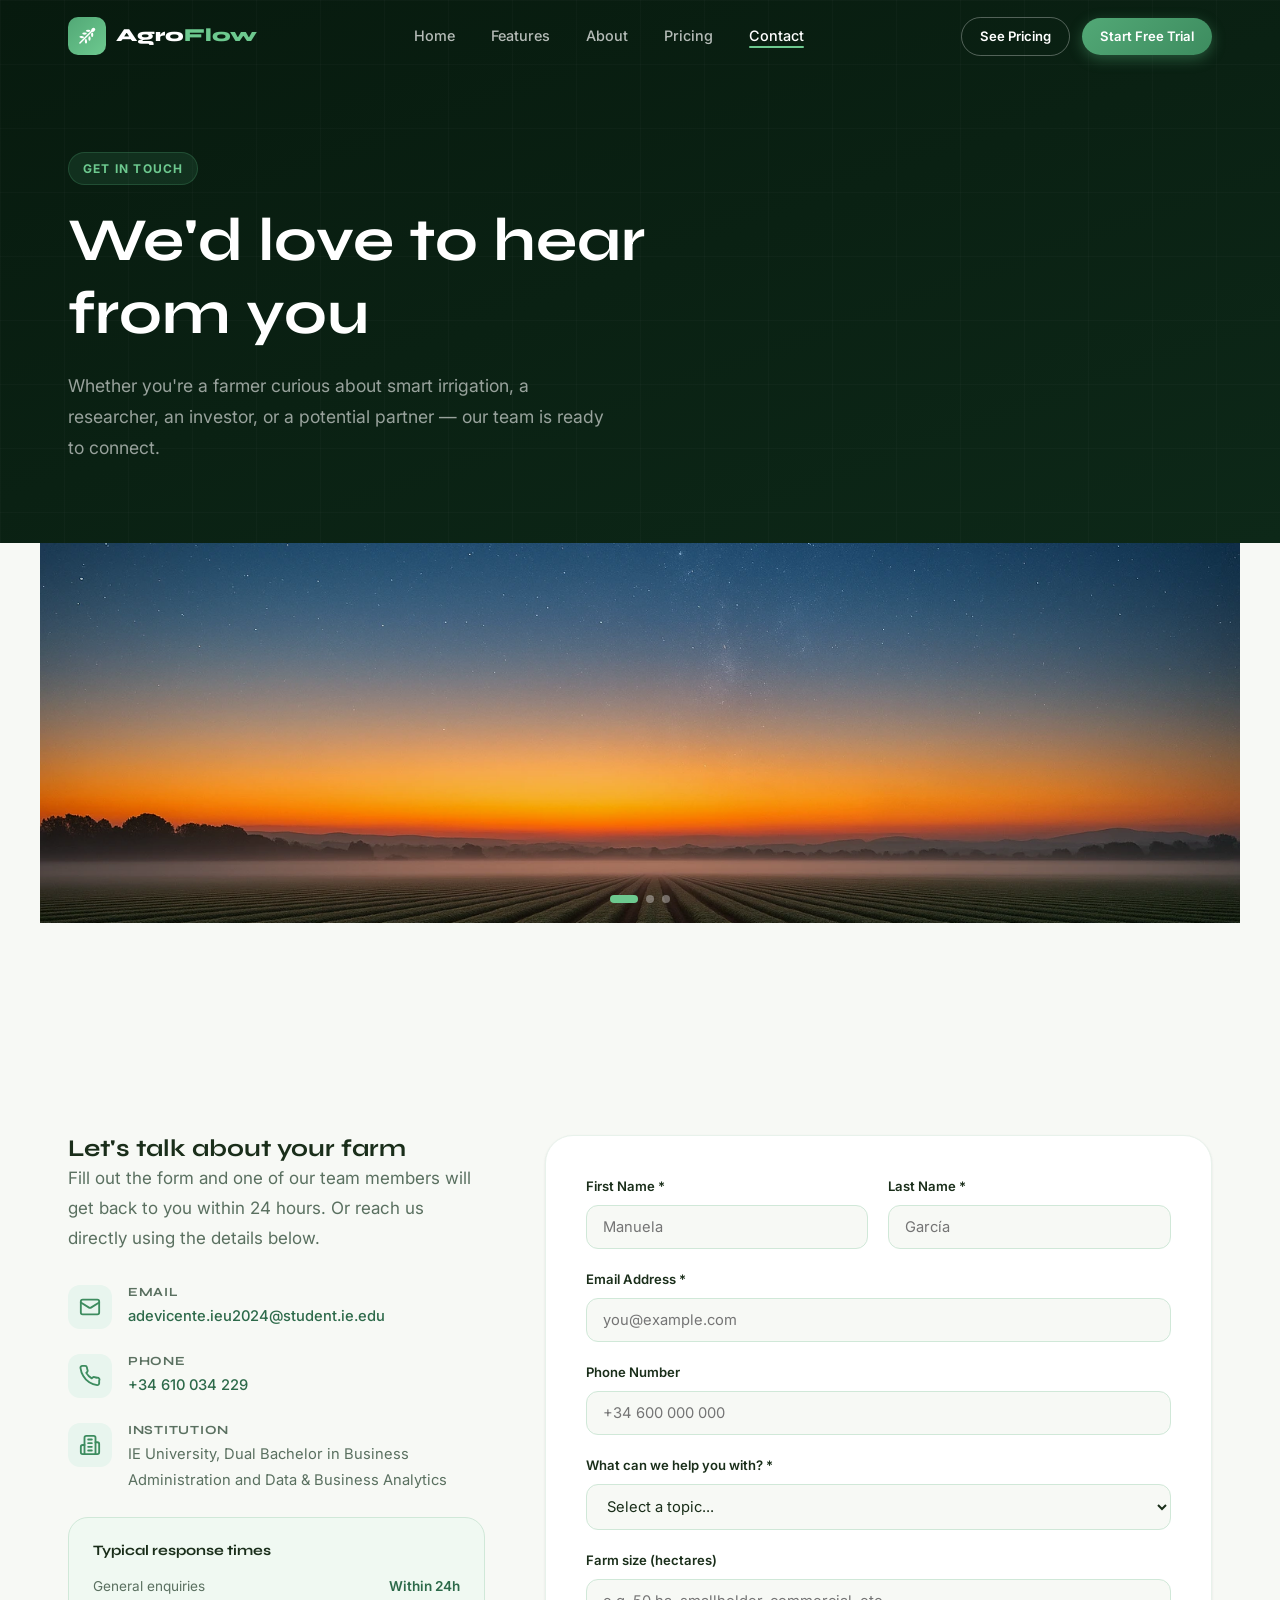
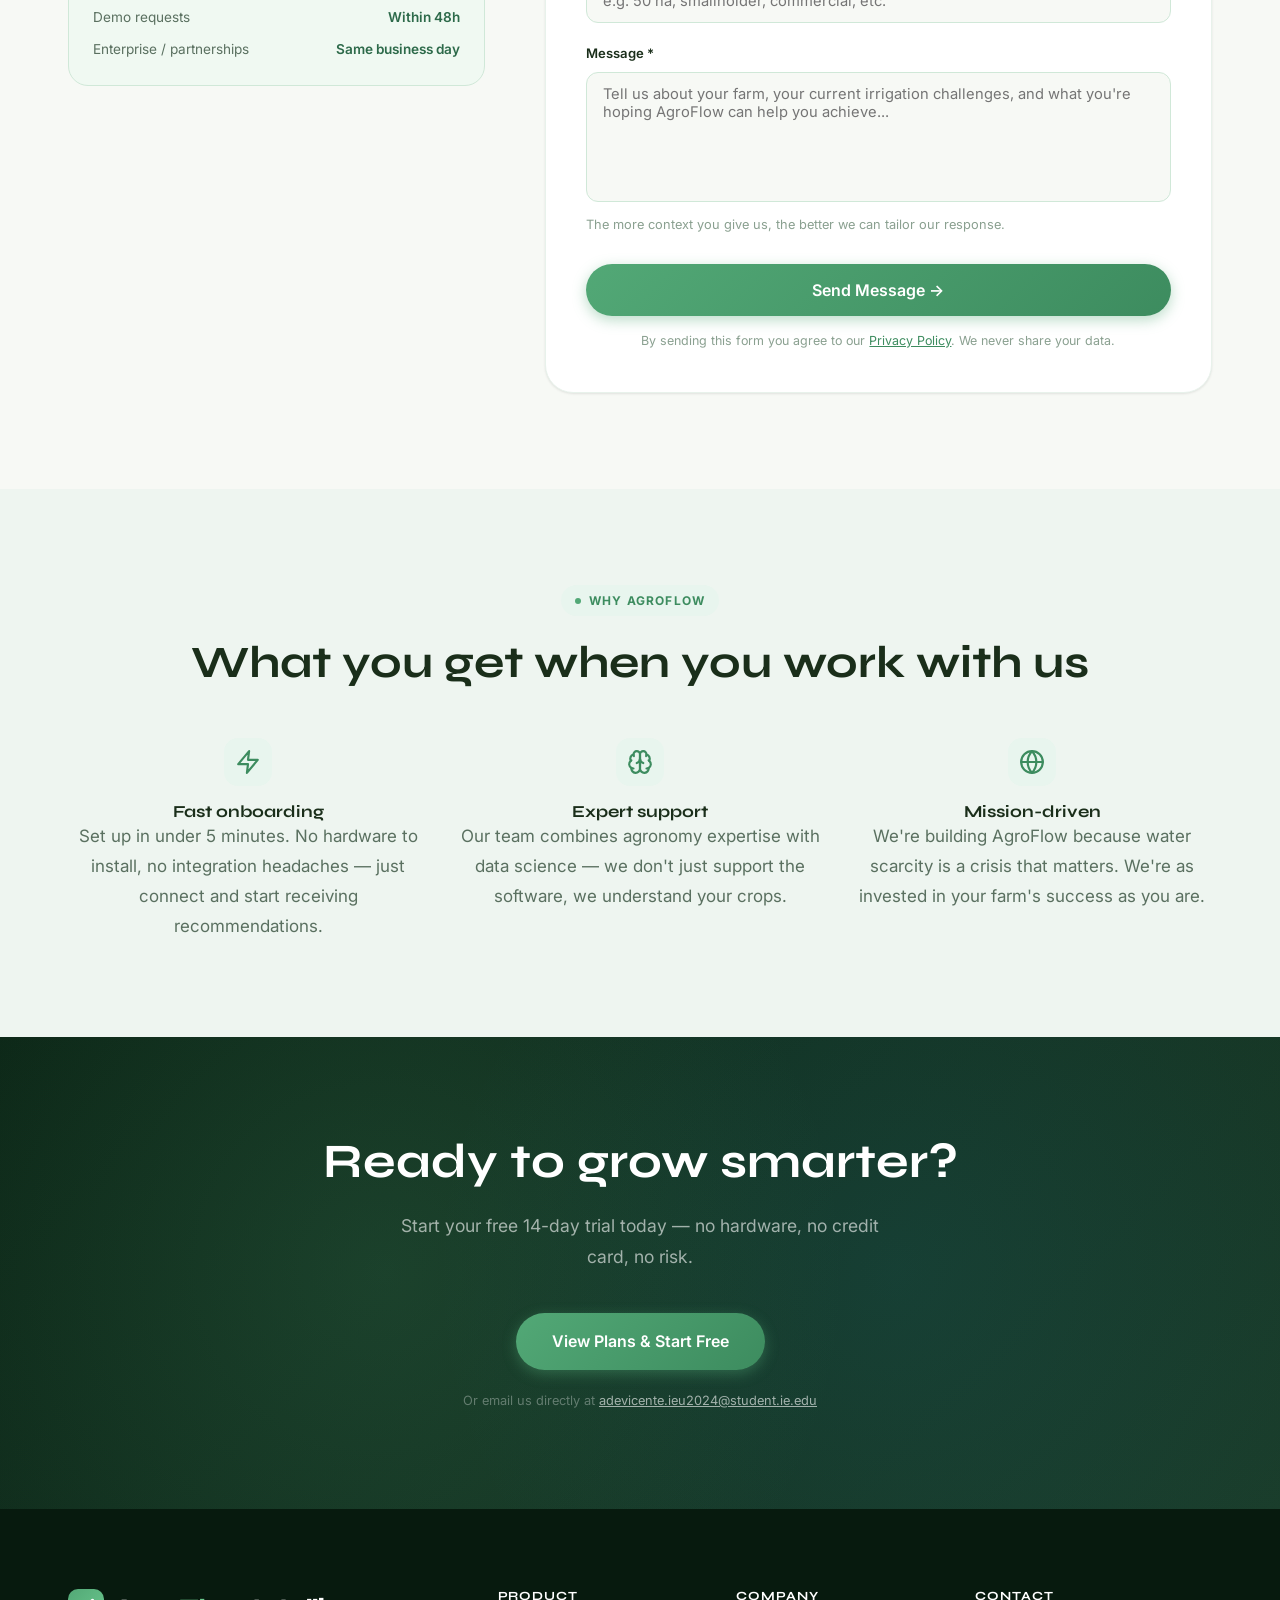
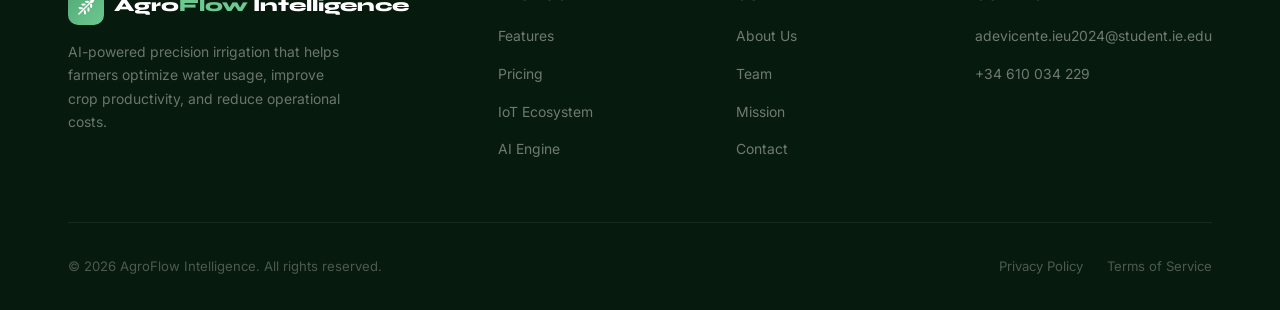
<file: pages/contact.html>
<!DOCTYPE html>
<html lang="en">
<head>
  <meta charset="UTF-8" />
  <meta name="viewport" content="width=device-width, initial-scale=1.0" />
  <title>Contact — AgroFlow Intelligence</title>
  <meta name="description" content="Get in touch with the AgroFlow team. Whether you have questions, want a demo, or need a custom plan — we'd love to hear from you." />
  <meta http-equiv="Cache-Control" content="no-cache, no-store, must-revalidate" />
  <meta http-equiv="Pragma" content="no-cache" />
  <meta http-equiv="Expires" content="0" />
  <link rel="preconnect" href="https://fonts.googleapis.com" />
  <link rel="preconnect" href="https://fonts.gstatic.com" crossorigin />
  <link href="https://fonts.googleapis.com/css2?family=Syne:wght@700;800&family=Inter:wght@400;500;600;700&display=swap" rel="stylesheet" />
  <link rel="stylesheet" href="../css/main.css" />
  <link rel="stylesheet" href="../css/responsive.css" />
</head>
<body>

  <!-- NAVBAR -->
  <nav class="navbar" id="navbar">
    <div class="nav-inner">
      <a href="../index.html" class="nav-logo">
        <div class="nav-logo-icon"><svg width="20" height="22" viewBox="0 0 20 22" fill="none" xmlns="http://www.w3.org/2000/svg"><g transform="rotate(45 10 11)"><line x1="10" y1="21" x2="10" y2="3" stroke="white" stroke-width="1.5" stroke-linecap="round"/><ellipse cx="10" cy="2.2" rx="1.8" ry="2.2" fill="white"/><ellipse cx="7.2" cy="6.5" rx="2.3" ry="1.1" transform="rotate(-45 7.2 6.5)" fill="white"/><ellipse cx="12.8" cy="6.5" rx="2.3" ry="1.1" transform="rotate(45 12.8 6.5)" fill="white"/><ellipse cx="6.5" cy="11" rx="2.3" ry="1.1" transform="rotate(-45 6.5 11)" fill="white"/><ellipse cx="13.5" cy="11" rx="2.3" ry="1.1" transform="rotate(45 13.5 11)" fill="white"/><ellipse cx="7" cy="15.5" rx="2.3" ry="1.1" transform="rotate(-40 7 15.5)" fill="white"/><ellipse cx="13" cy="15.5" rx="2.3" ry="1.1" transform="rotate(40 13 15.5)" fill="white"/></g></svg></div>
        <span class="nav-logo-text">Agro<span>Flow</span></span>
      </a>
      <ul class="nav-links" id="nav-links">
        <li><a href="../index.html">Home</a></li>
        <li><a href="features.html">Features</a></li>
        <li><a href="about.html">About</a></li>
        <li><a href="pricing.html">Pricing</a></li>
        <li><a href="contact.html" class="active">Contact</a></li>
      </ul>
      <div class="nav-actions">
        <a href="pricing.html" class="btn btn-outline btn-sm">See Pricing</a>
        <a href="pricing.html" class="btn btn-primary btn-sm">Start Free Trial</a>
        <button class="nav-menu-toggle" id="menu-toggle" aria-label="Toggle menu" aria-expanded="false">
          <span></span><span></span><span></span>
        </button>
      </div>
    </div>
  </nav>

  <!-- PAGE HERO -->
  <section class="page-hero">
    <div class="container">
      <div class="page-hero-label">Get in Touch</div>
      <h1>We'd love to hear<br/>from you</h1>
      <p>Whether you're a farmer curious about smart irrigation, a researcher, an investor, or a potential partner — our team is ready to connect.</p>
    </div>
  </section>

  <!-- HERO PHOTO BANNER -->
  <div class="container" style="padding-top:0; padding-bottom:0;">
    <div class="photo-carousel">
      <img src="../images/contact/farm-sunrise.webp" alt="Farm at sunrise with golden mist over crop rows" class="carousel-slide active">
      <img src="../images/contact/irrigation-evening.webp" alt="Drip irrigation system at dusk" class="carousel-slide">
      <img src="../images/contact/farm-entrance.webp" alt="Scenic Mediterranean farm entrance" class="carousel-slide">
      <div class="carousel-dots">
        <button class="carousel-dot active" aria-label="Slide 1"></button>
        <button class="carousel-dot" aria-label="Slide 2"></button>
        <button class="carousel-dot" aria-label="Slide 3"></button>
      </div>
    </div>
  </div>

  <!-- CONTACT SECTION -->
  <section class="section">
    <div class="container">
      <div class="contact-grid">

        <!-- LEFT: Info -->
        <div>
          <h3>Let's talk about your farm</h3>
          <p style="margin-bottom:32px;">Fill out the form and one of our team members will get back to you within 24 hours. Or reach us directly using the details below.</p>

          <div class="contact-detail">
            <div class="contact-detail-icon">
              <svg xmlns="http://www.w3.org/2000/svg" width="24" height="24" viewBox="0 0 24 24" fill="none" stroke="var(--green-600)" stroke-width="2" stroke-linecap="round" stroke-linejoin="round" aria-hidden="true"><rect width="20" height="16" x="2" y="4" rx="2"/><path d="m22 7-8.97 5.7a1.94 1.94 0 0 1-2.06 0L2 7"/></svg>
            </div>
            <div>
              <h4>Email</h4>
              <p><a href="mailto:adevicente.ieu2024@student.ie.edu" style="color:var(--green-700); font-weight:500;">adevicente.ieu2024@student.ie.edu</a></p>
            </div>
          </div>

          <div class="contact-detail">
            <div class="contact-detail-icon">
              <svg xmlns="http://www.w3.org/2000/svg" width="24" height="24" viewBox="0 0 24 24" fill="none" stroke="var(--green-600)" stroke-width="2" stroke-linecap="round" stroke-linejoin="round" aria-hidden="true"><path d="M22 16.92v3a2 2 0 0 1-2.18 2 19.79 19.79 0 0 1-8.63-3.07A19.5 19.5 0 0 1 4.72 12 19.79 19.79 0 0 1 1.65 3.5 2 2 0 0 1 3.62 1h3a2 2 0 0 1 2 1.72 12.84 12.84 0 0 0 .7 2.81 2 2 0 0 1-.45 2.11L7.91 8.6a16 16 0 0 0 6 6l.93-.93a2 2 0 0 1 2.11-.45 12.84 12.84 0 0 0 2.81.7A2 2 0 0 1 22 16.92z"/></svg>
            </div>
            <div>
              <h4>Phone</h4>
              <p><a href="tel:+34610034229" style="color:var(--green-700); font-weight:500;">+34 610 034 229</a></p>
            </div>
          </div>

          <div class="contact-detail">
            <div class="contact-detail-icon">
              <svg xmlns="http://www.w3.org/2000/svg" width="24" height="24" viewBox="0 0 24 24" fill="none" stroke="var(--green-600)" stroke-width="2" stroke-linecap="round" stroke-linejoin="round" aria-hidden="true"><path d="M6 22V4a2 2 0 0 1 2-2h8a2 2 0 0 1 2 2v18Z"/><path d="M6 12H4a2 2 0 0 0-2 2v6a2 2 0 0 0 2 2h2"/><path d="M18 9h2a2 2 0 0 1 2 2v9a2 2 0 0 1-2 2h-2"/><path d="M10 6h4"/><path d="M10 10h4"/><path d="M10 14h4"/><path d="M10 18h4"/></svg>
            </div>
            <div>
              <h4>Institution</h4>
              <p style="color:var(--text-muted);">IE University, Dual Bachelor in Business Administration and Data & Business Analytics</p>
            </div>
          </div>

          <!-- Response times -->
          <div style="background:var(--green-50); border:1px solid var(--border); border-radius:var(--radius-lg); padding:24px; margin-top:16px;">
            <h4 style="margin-bottom:16px; font-size:0.9rem;">Typical response times</h4>
            <div style="display:flex; flex-direction:column; gap:10px;">
              <div style="display:flex; justify-content:space-between; font-size:0.85rem;">
                <span style="color:var(--text-muted);">General enquiries</span>
                <span style="color:var(--green-700); font-weight:600;">Within 24h</span>
              </div>
              <div style="display:flex; justify-content:space-between; font-size:0.85rem;">
                <span style="color:var(--text-muted);">Demo requests</span>
                <span style="color:var(--green-700); font-weight:600;">Within 48h</span>
              </div>
              <div style="display:flex; justify-content:space-between; font-size:0.85rem;">
                <span style="color:var(--text-muted);">Enterprise / partnerships</span>
                <span style="color:var(--green-700); font-weight:600;">Same business day</span>
              </div>
            </div>
          </div>
        </div>

        <!-- RIGHT: Form -->
        <div>
          <form class="contact-form" id="contact-form" novalidate>
            <div class="form-row">
              <div class="form-group">
                <label for="first-name">First Name *</label>
                <input type="text" id="first-name" name="first_name" placeholder="Manuela" required />
              </div>
              <div class="form-group">
                <label for="last-name">Last Name *</label>
                <input type="text" id="last-name" name="last_name" placeholder="García" required />
              </div>
            </div>

            <div class="form-group">
              <label for="email">Email Address *</label>
              <input type="email" id="email" name="email" placeholder="you@example.com" required />
            </div>

            <div class="form-group">
              <label for="phone">Phone Number</label>
              <input type="tel" id="phone" name="phone" placeholder="+34 600 000 000" />
            </div>

            <div class="form-group">
              <label for="inquiry-type">What can we help you with? *</label>
              <select id="inquiry-type" name="inquiry_type" required>
                <option value="" disabled selected>Select a topic...</option>
                <option value="trial">Start a free trial</option>
                <option value="demo">Request a product demo</option>
                <option value="pricing">Pricing & plans</option>
                <option value="enterprise">Enterprise / custom solution</option>
                <option value="partnership">Partnership or research collaboration</option>
                <option value="press">Press & media</option>
                <option value="other">Other</option>
              </select>
            </div>

            <div class="form-group">
              <label for="farm-size">Farm size (hectares)</label>
              <input type="text" id="farm-size" name="farm_size" placeholder="e.g. 50 ha, smallholder, commercial, etc." />
            </div>

            <div class="form-group">
              <label for="message">Message *</label>
              <textarea id="message" name="message" placeholder="Tell us about your farm, your current irrigation challenges, and what you're hoping AgroFlow can help you achieve..." required></textarea>
              <p class="form-note">The more context you give us, the better we can tailor our response.</p>
            </div>

            <button type="submit" class="btn btn-primary btn-lg w-full" style="justify-content:center; margin-top:8px;">
              Send Message →
            </button>

            <p style="text-align:center; font-size:0.78rem; color:var(--text-light); margin-top:14px;">
              By sending this form you agree to our <a href="#" style="color:var(--green-600); text-decoration:underline;">Privacy Policy</a>. We never share your data.
            </p>
          </form>

          <!-- Success state -->
          <div id="form-success" class="form-success">
            <div class="success-icon">
              <svg xmlns="http://www.w3.org/2000/svg" width="24" height="24" viewBox="0 0 24 24" fill="none" stroke="var(--green-700)" stroke-width="2" stroke-linecap="round" stroke-linejoin="round" aria-hidden="true"><path d="M2 22 16 8"/><path d="M3.47 12.53 5 11l1.53 1.53a3.5 3.5 0 0 1 0 4.94L5 19l-1.53-1.53a3.5 3.5 0 0 1 0-4.94z"/><path d="M7.47 8.53 9 7l1.53 1.53a3.5 3.5 0 0 1 0 4.94L9 15l-1.53-1.53a3.5 3.5 0 0 1 0-4.94z"/><path d="M11.47 4.53 13 3l1.53 1.53a3.5 3.5 0 0 1 0 4.94L13 11l-1.53-1.53a3.5 3.5 0 0 1 0-4.94z"/><path d="M20 2h2v2a4 4 0 0 1-4 4h-2V6a4 4 0 0 1 4-4z"/><path d="M11.47 17.47 13 19l-1.53 1.53a3.5 3.5 0 0 1-4.94 0L5 19l1.53-1.53a3.5 3.5 0 0 1 4.94 0z"/><path d="M15.47 13.47 17 15l-1.53 1.53a3.5 3.5 0 0 1-4.94 0L9 15l1.53-1.53a3.5 3.5 0 0 1 4.94 0z"/><path d="M19.47 9.47 21 11l-1.53 1.53a3.5 3.5 0 0 1-4.94 0L13 11l1.53-1.53a3.5 3.5 0 0 1 4.94 0z"/></svg>
            </div>
            <h3 style="margin-bottom:12px; color:var(--green-800);">Message received!</h3>
            <p style="color:var(--green-700);">Thank you for getting in touch. One of our team members will respond within 24 hours. In the meantime, why not explore our <a href="features.html" style="color:var(--green-700); font-weight:600; text-decoration:underline;">features</a> or <a href="pricing.html" style="color:var(--green-700); font-weight:600; text-decoration:underline;">pricing</a>?</p>
          </div>
        </div>

      </div>
    </div>
  </section>

  <!-- WHY CHOOSE US (mini) -->
  <section class="section section-alt">
    <div class="container">
      <div class="text-center mb-48">
        <div class="section-label">Why AgroFlow</div>
        <h2 class="section-title">What you get when you work with us</h2>
      </div>
      <div class="grid-3">
        <div class="card fade-up" style="text-align:center;">
          <div class="card-icon" style="margin: 0 auto 16px;">
            <svg xmlns="http://www.w3.org/2000/svg" width="24" height="24" viewBox="0 0 24 24" fill="none" stroke="var(--green-600)" stroke-width="2" stroke-linecap="round" stroke-linejoin="round" aria-hidden="true"><path d="M13 2 3 14h9l-1 8 10-12h-9l1-8z"/></svg>
          </div>
          <h4>Fast onboarding</h4>
          <p>Set up in under 5 minutes. No hardware to install, no integration headaches — just connect and start receiving recommendations.</p>
        </div>
        <div class="card fade-up delay-1" style="text-align:center;">
          <div class="card-icon" style="margin: 0 auto 16px;">
            <svg xmlns="http://www.w3.org/2000/svg" width="24" height="24" viewBox="0 0 24 24" fill="none" stroke="var(--green-600)" stroke-width="2" stroke-linecap="round" stroke-linejoin="round" aria-hidden="true"><path d="M12 5a3 3 0 1 0-5.997.125 4 4 0 0 0-2.526 5.77 4 4 0 0 0 .556 6.588A4 4 0 1 0 12 18Z"/><path d="M12 5a3 3 0 1 1 5.997.125 4 4 0 0 1 2.526 5.77 4 4 0 0 1-.556 6.588A4 4 0 1 1 12 18Z"/><path d="M15 13a4.5 4.5 0 0 1-3-4 4.5 4.5 0 0 1-3 4"/><path d="M17.599 6.5a3 3 0 0 0 .399-1.375"/><path d="M6.003 5.125A3 3 0 0 0 6.401 6.5"/><path d="M3.477 10.896a4 4 0 0 1 .585-.396"/><path d="M19.938 10.5a4 4 0 0 1 .585.396"/><path d="M6 18a4 4 0 0 1-1.967-.516"/><path d="M19.967 17.484A4 4 0 0 1 18 18"/></svg>
          </div>
          <h4>Expert support</h4>
          <p>Our team combines agronomy expertise with data science — we don't just support the software, we understand your crops.</p>
        </div>
        <div class="card fade-up delay-2" style="text-align:center;">
          <div class="card-icon" style="margin: 0 auto 16px;">
            <svg xmlns="http://www.w3.org/2000/svg" width="24" height="24" viewBox="0 0 24 24" fill="none" stroke="var(--green-600)" stroke-width="2" stroke-linecap="round" stroke-linejoin="round" aria-hidden="true"><circle cx="12" cy="12" r="10"/><path d="M12 2a14.5 14.5 0 0 0 0 20 14.5 14.5 0 0 0 0-20"/><path d="M2 12h20"/></svg>
          </div>
          <h4>Mission-driven</h4>
          <p>We're building AgroFlow because water scarcity is a crisis that matters. We're as invested in your farm's success as you are.</p>
        </div>
      </div>
    </div>
  </section>

  <!-- CTA -->
  <section class="cta-section">
    <div class="container">
      <h2>Ready to grow smarter?</h2>
      <p class="lead">Start your free 14-day trial today — no hardware, no credit card, no risk.</p>
      <div class="cta-actions">
        <a href="pricing.html" class="btn btn-primary btn-lg">View Plans & Start Free</a>
      </div>
      <p class="cta-note">Or email us directly at <a href="mailto:adevicente.ieu2024@student.ie.edu" style="color:rgba(255,255,255,0.6); text-decoration:underline;">adevicente.ieu2024@student.ie.edu</a></p>
    </div>
  </section>

  <!-- FOOTER -->
  <footer class="footer">
    <div class="container">
      <div class="footer-grid">
        <div class="footer-brand">
          <div class="footer-brand-logo">
            <div class="footer-brand-icon"><svg width="20" height="22" viewBox="0 0 20 22" fill="none" xmlns="http://www.w3.org/2000/svg"><g transform="rotate(45 10 11)"><line x1="10" y1="21" x2="10" y2="3" stroke="white" stroke-width="1.5" stroke-linecap="round"/><ellipse cx="10" cy="2.2" rx="1.8" ry="2.2" fill="white"/><ellipse cx="7.2" cy="6.5" rx="2.3" ry="1.1" transform="rotate(-45 7.2 6.5)" fill="white"/><ellipse cx="12.8" cy="6.5" rx="2.3" ry="1.1" transform="rotate(45 12.8 6.5)" fill="white"/><ellipse cx="6.5" cy="11" rx="2.3" ry="1.1" transform="rotate(-45 6.5 11)" fill="white"/><ellipse cx="13.5" cy="11" rx="2.3" ry="1.1" transform="rotate(45 13.5 11)" fill="white"/><ellipse cx="7" cy="15.5" rx="2.3" ry="1.1" transform="rotate(-40 7 15.5)" fill="white"/><ellipse cx="13" cy="15.5" rx="2.3" ry="1.1" transform="rotate(40 13 15.5)" fill="white"/></g></svg></div>
            <span class="footer-brand-name">Agro<span>Flow</span> Intelligence</span>
          </div>
          <p>AI-powered precision irrigation that helps farmers optimize water usage, improve crop productivity, and reduce operational costs.</p>
        </div>
        <div class="footer-col">
          <h5>Product</h5>
          <ul>
            <li><a href="features.html">Features</a></li>
            <li><a href="pricing.html">Pricing</a></li>
            <li><a href="features.html#ecosystem">IoT Ecosystem</a></li>
            <li><a href="features.html#ai">AI Engine</a></li>
          </ul>
        </div>
        <div class="footer-col">
          <h5>Company</h5>
          <ul>
            <li><a href="about.html">About Us</a></li>
            <li><a href="about.html#team">Team</a></li>
            <li><a href="about.html#mission">Mission</a></li>
            <li><a href="contact.html">Contact</a></li>
          </ul>
        </div>
        <div class="footer-col">
          <h5>Contact</h5>
          <ul>
            <li><a href="mailto:adevicente.ieu2024@student.ie.edu">adevicente.ieu2024@student.ie.edu</a></li>
            <li><a href="tel:+34610034229">+34 610 034 229</a></li>
          </ul>
        </div>
      </div>
      <div class="footer-bottom">
        <p>© 2026 AgroFlow Intelligence. All rights reserved.</p>
        <div class="footer-bottom-links">
          <a href="#">Privacy Policy</a>
          <a href="#">Terms of Service</a>
        </div>
      </div>
    </div>
  </footer>

  <script src="../js/main.js"></script>
</body>
</html>
</file>
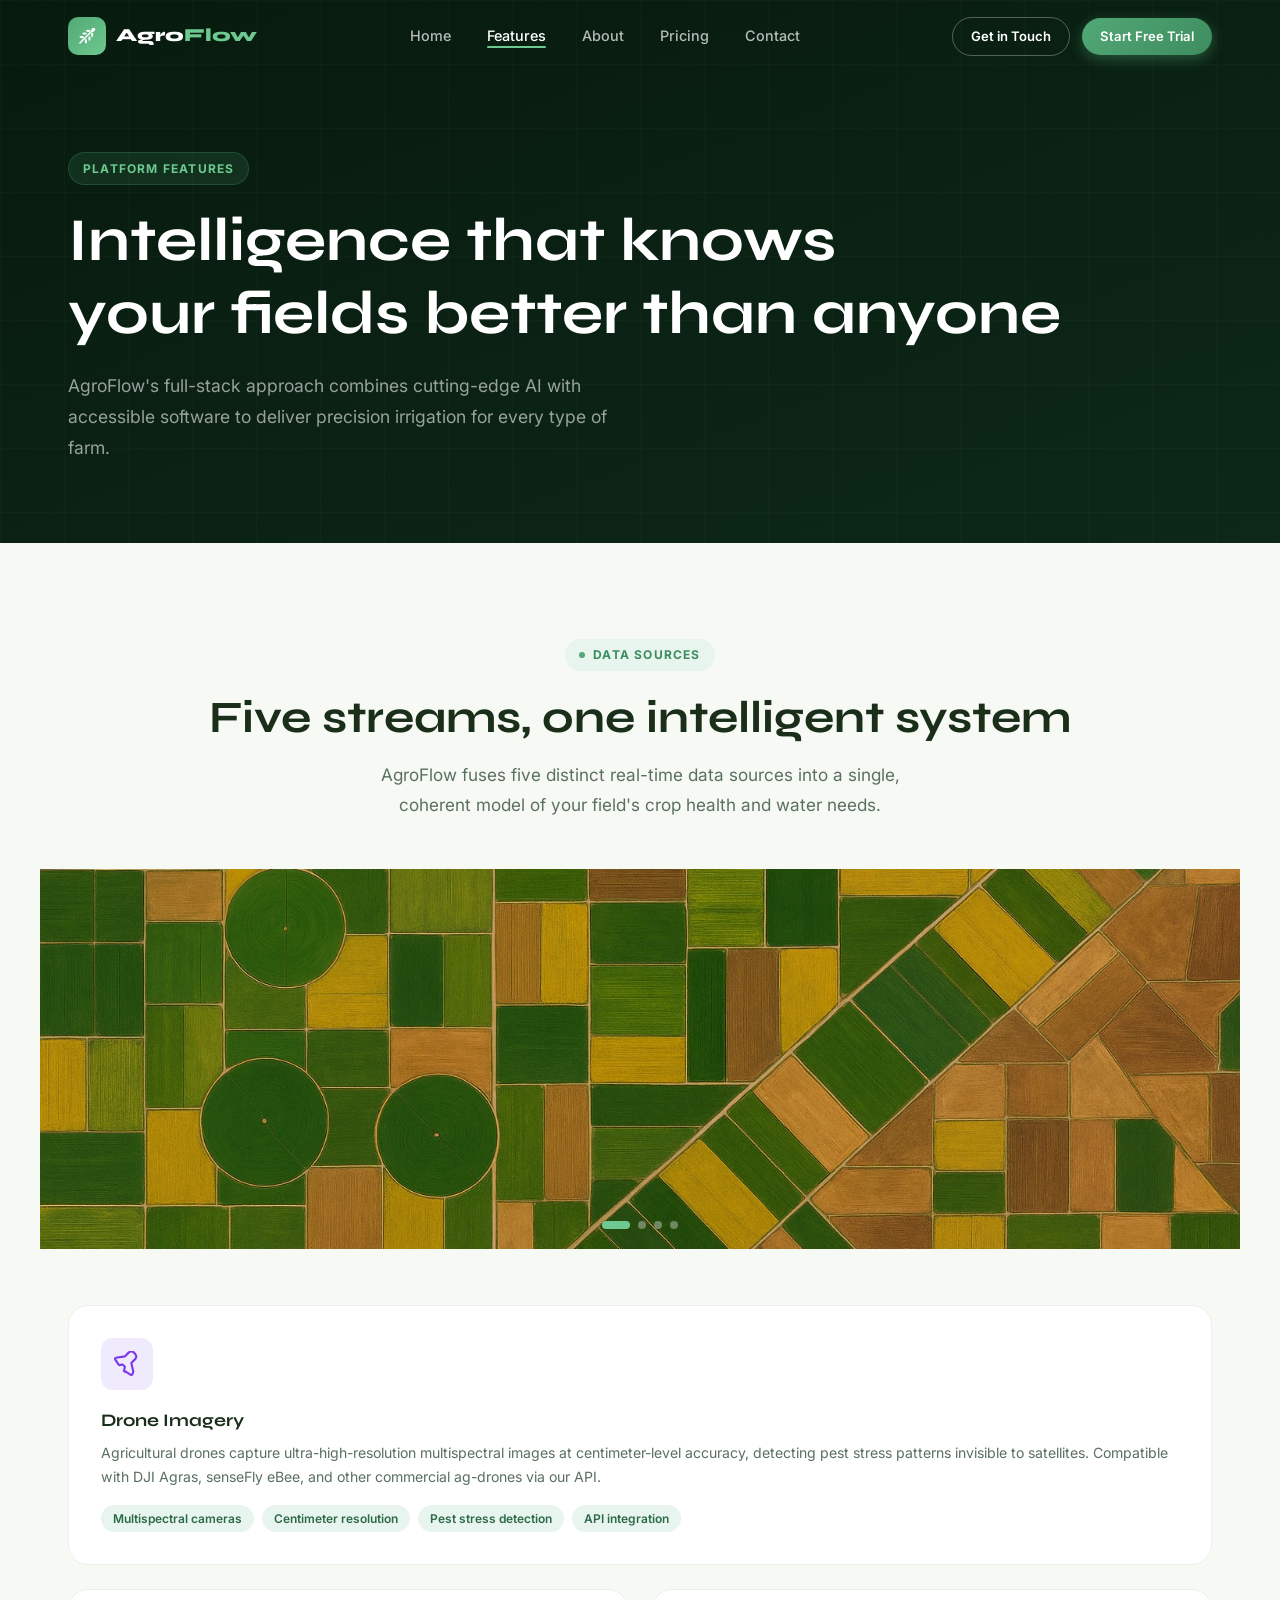
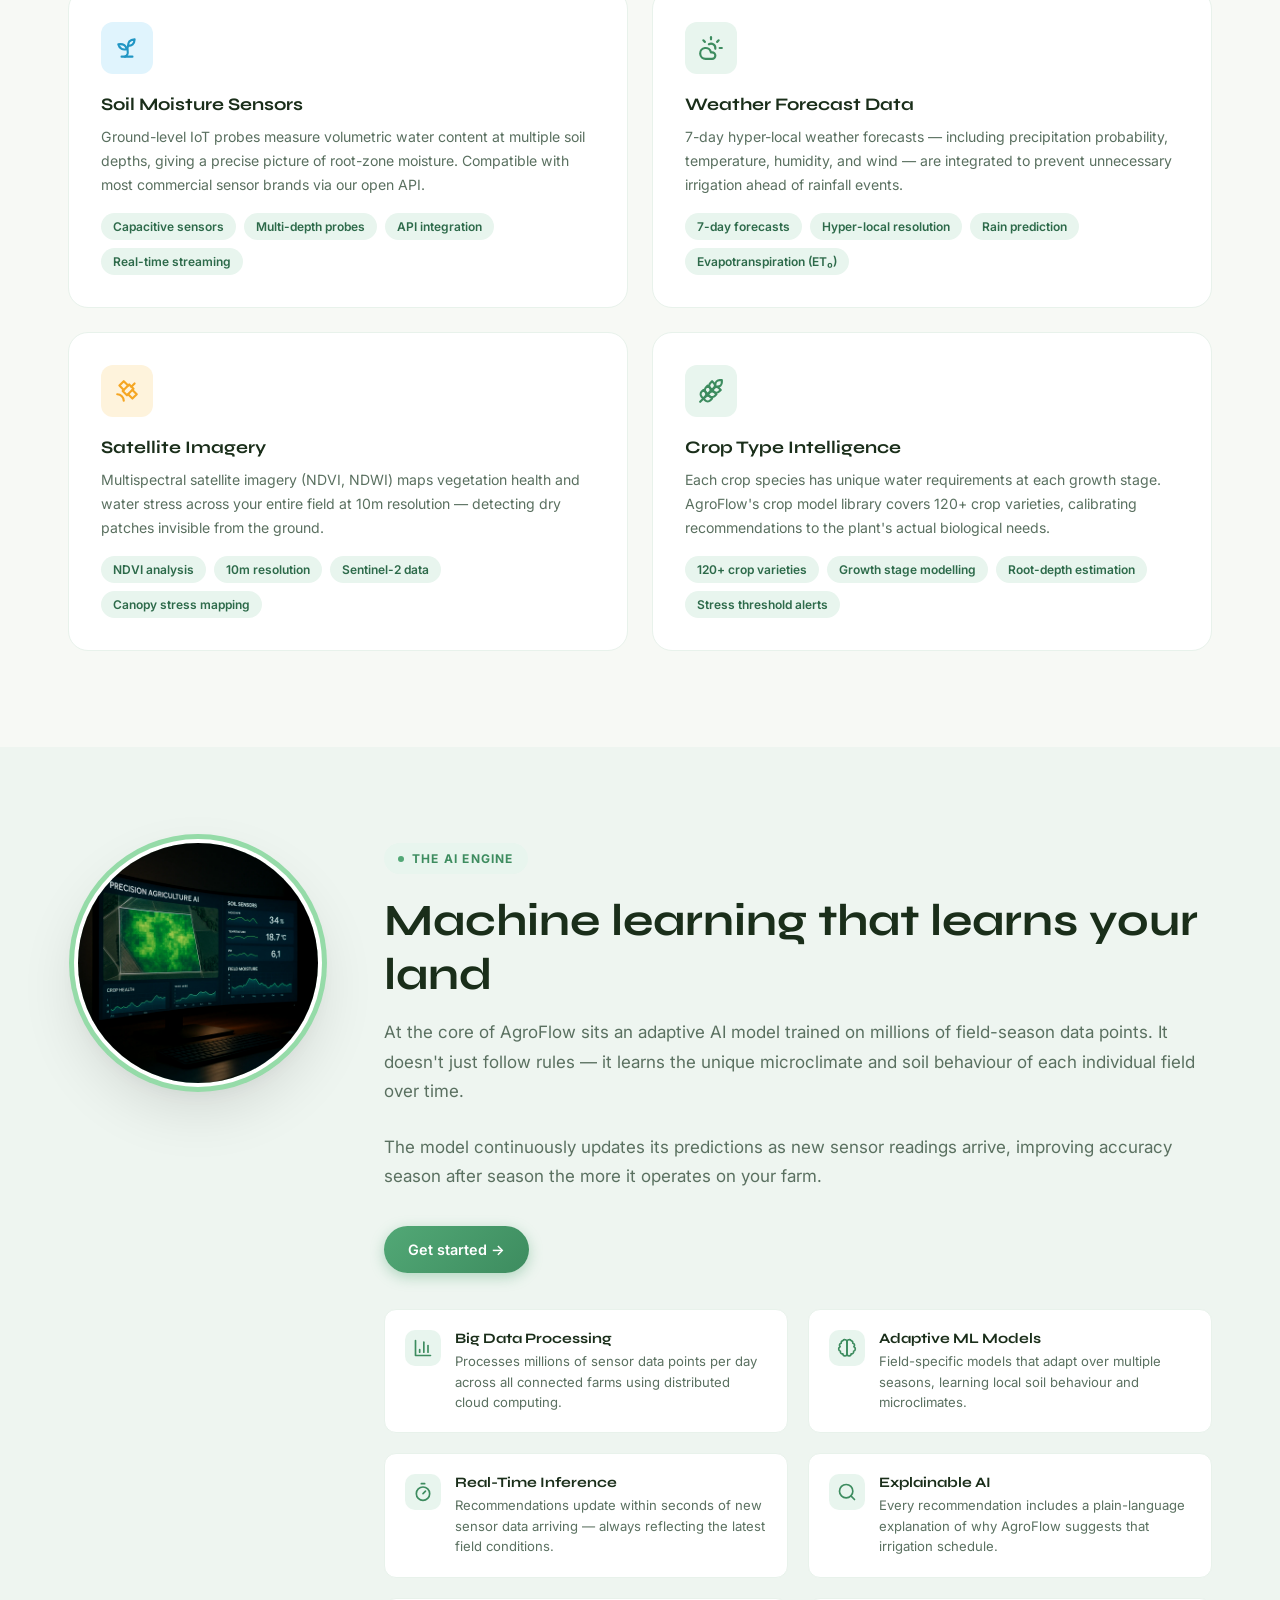
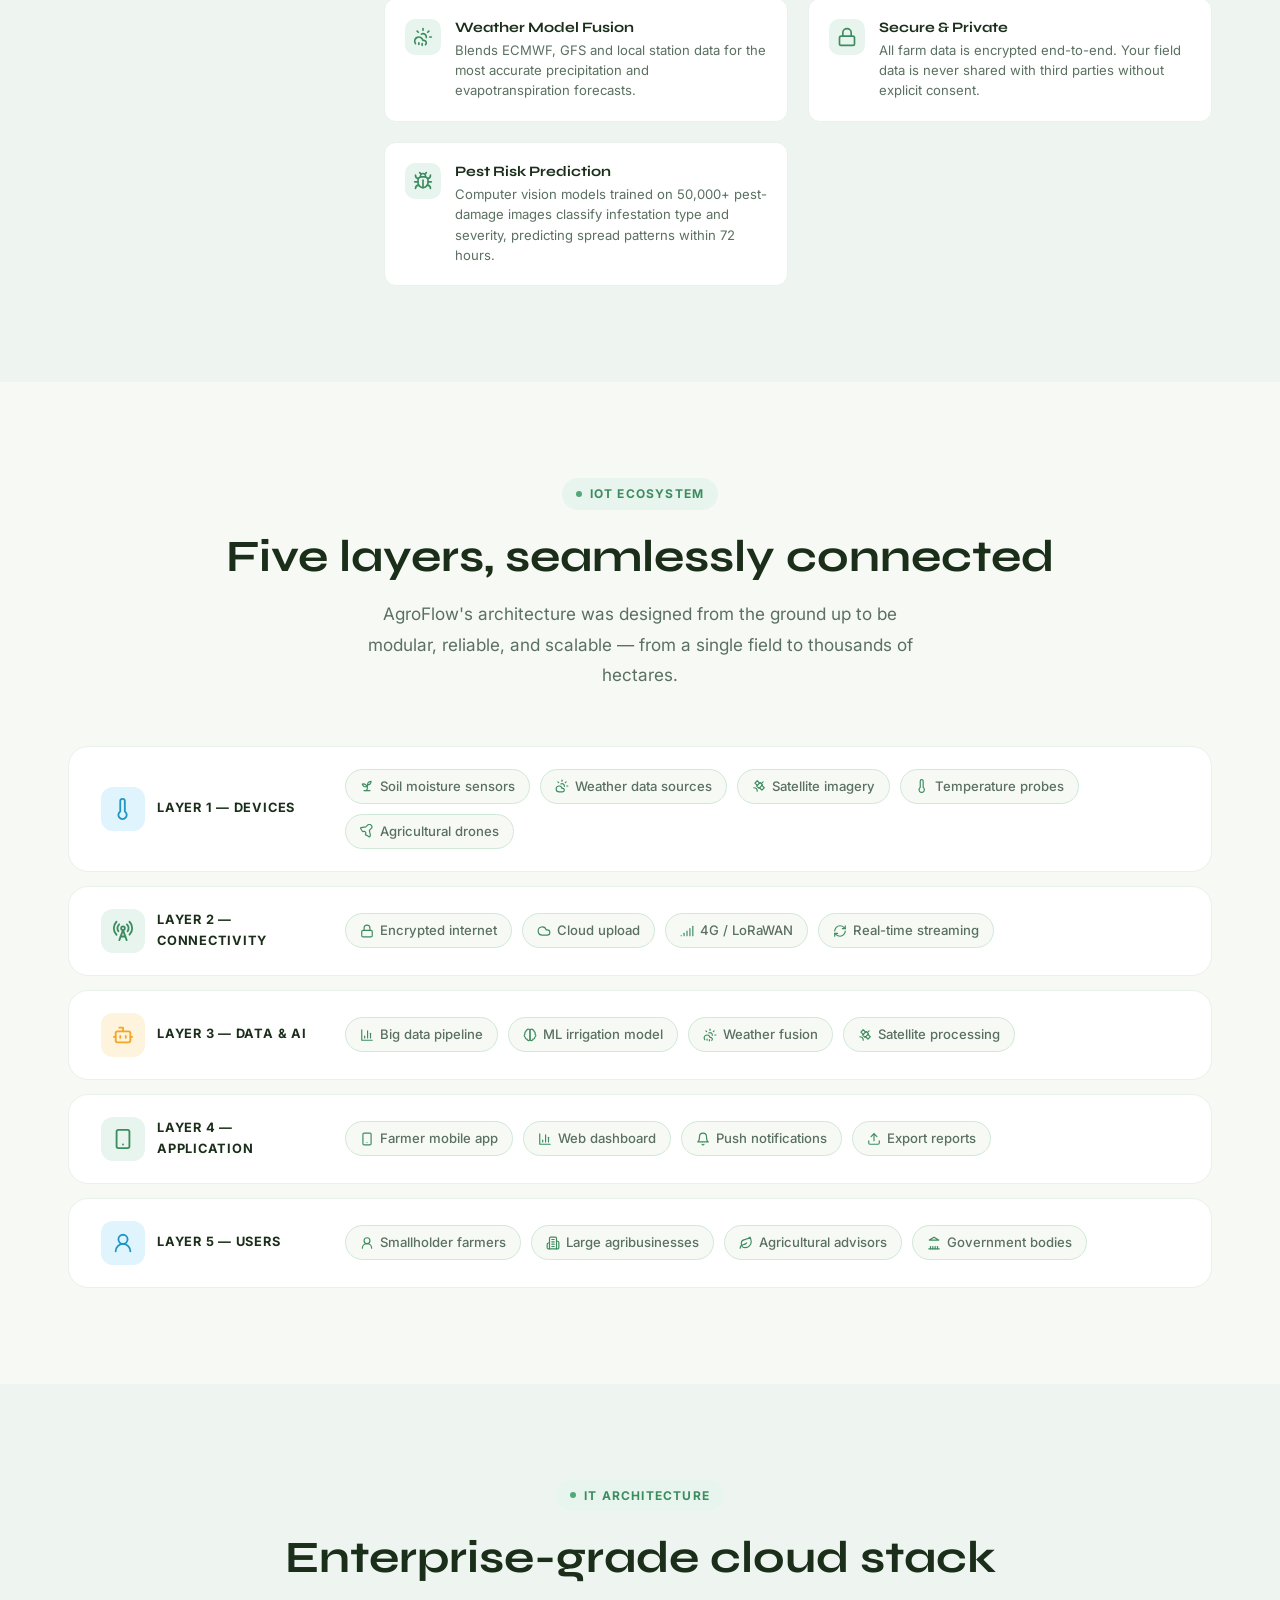
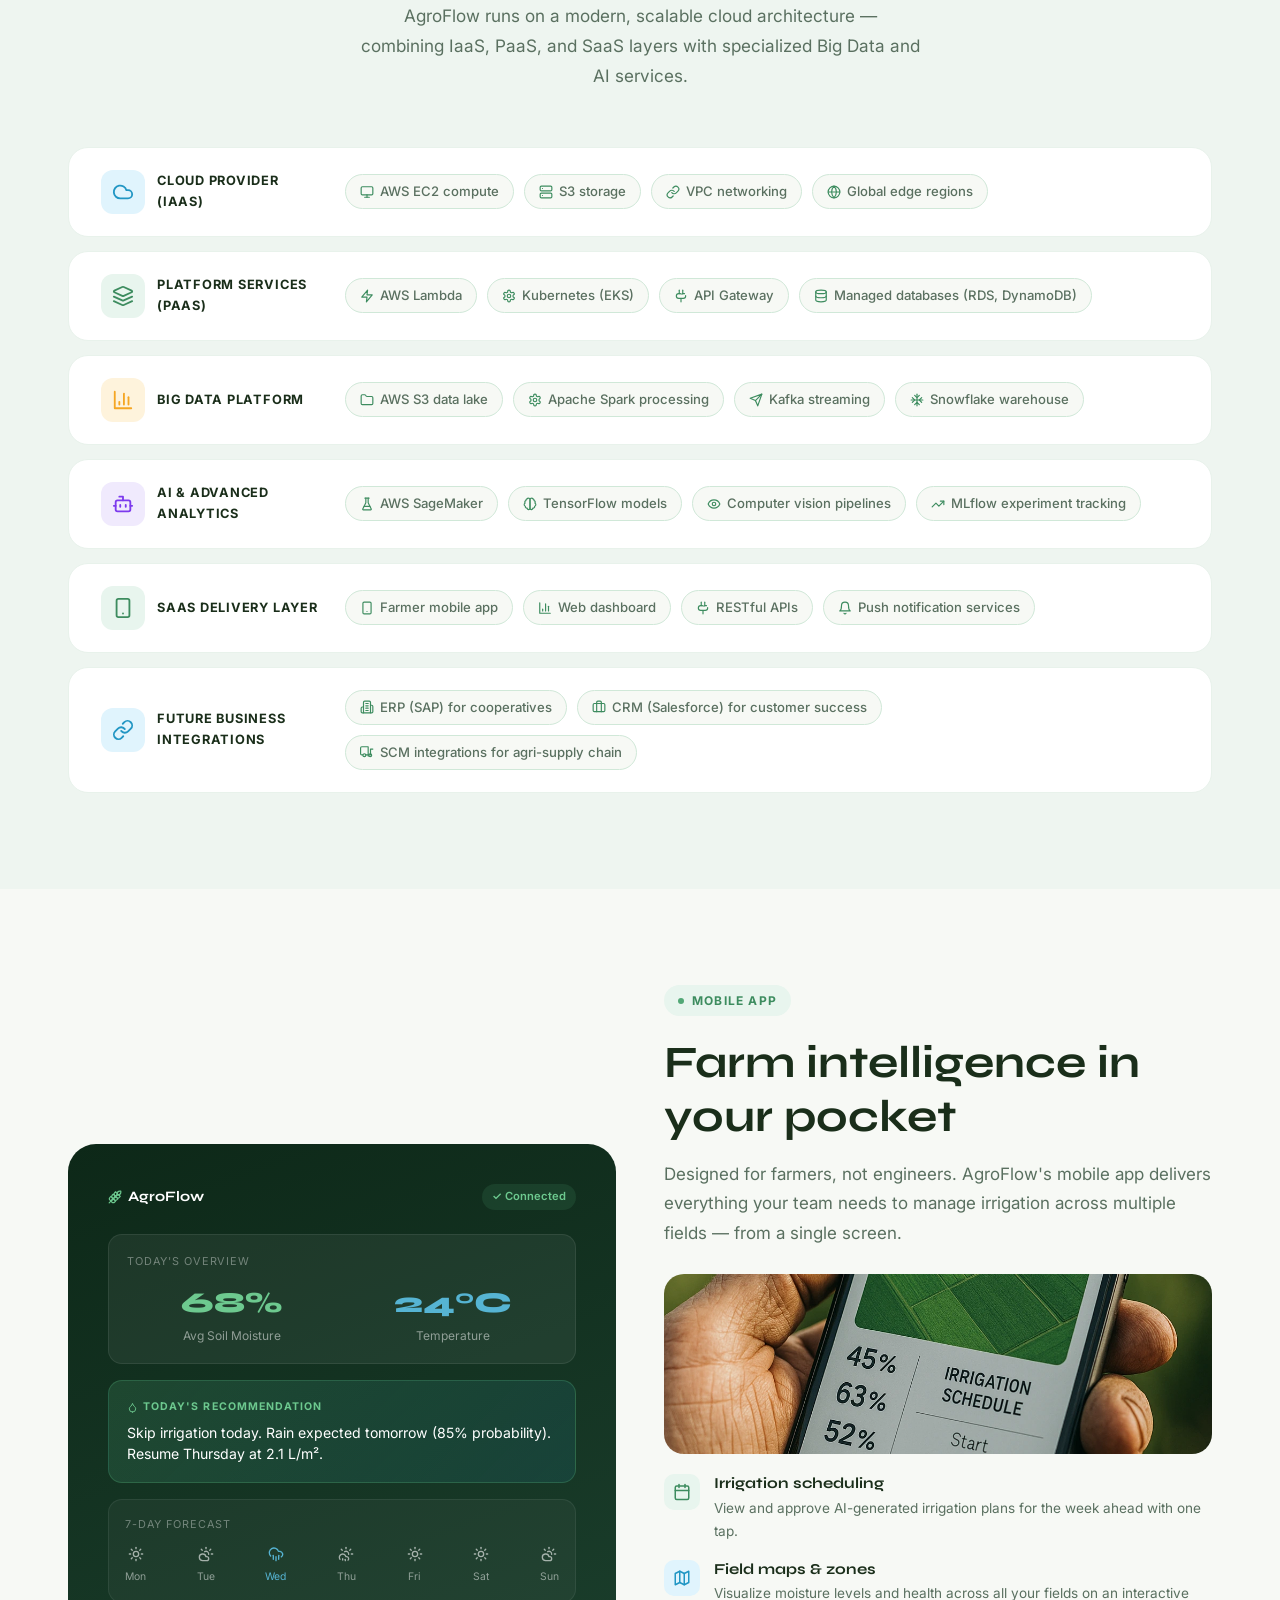
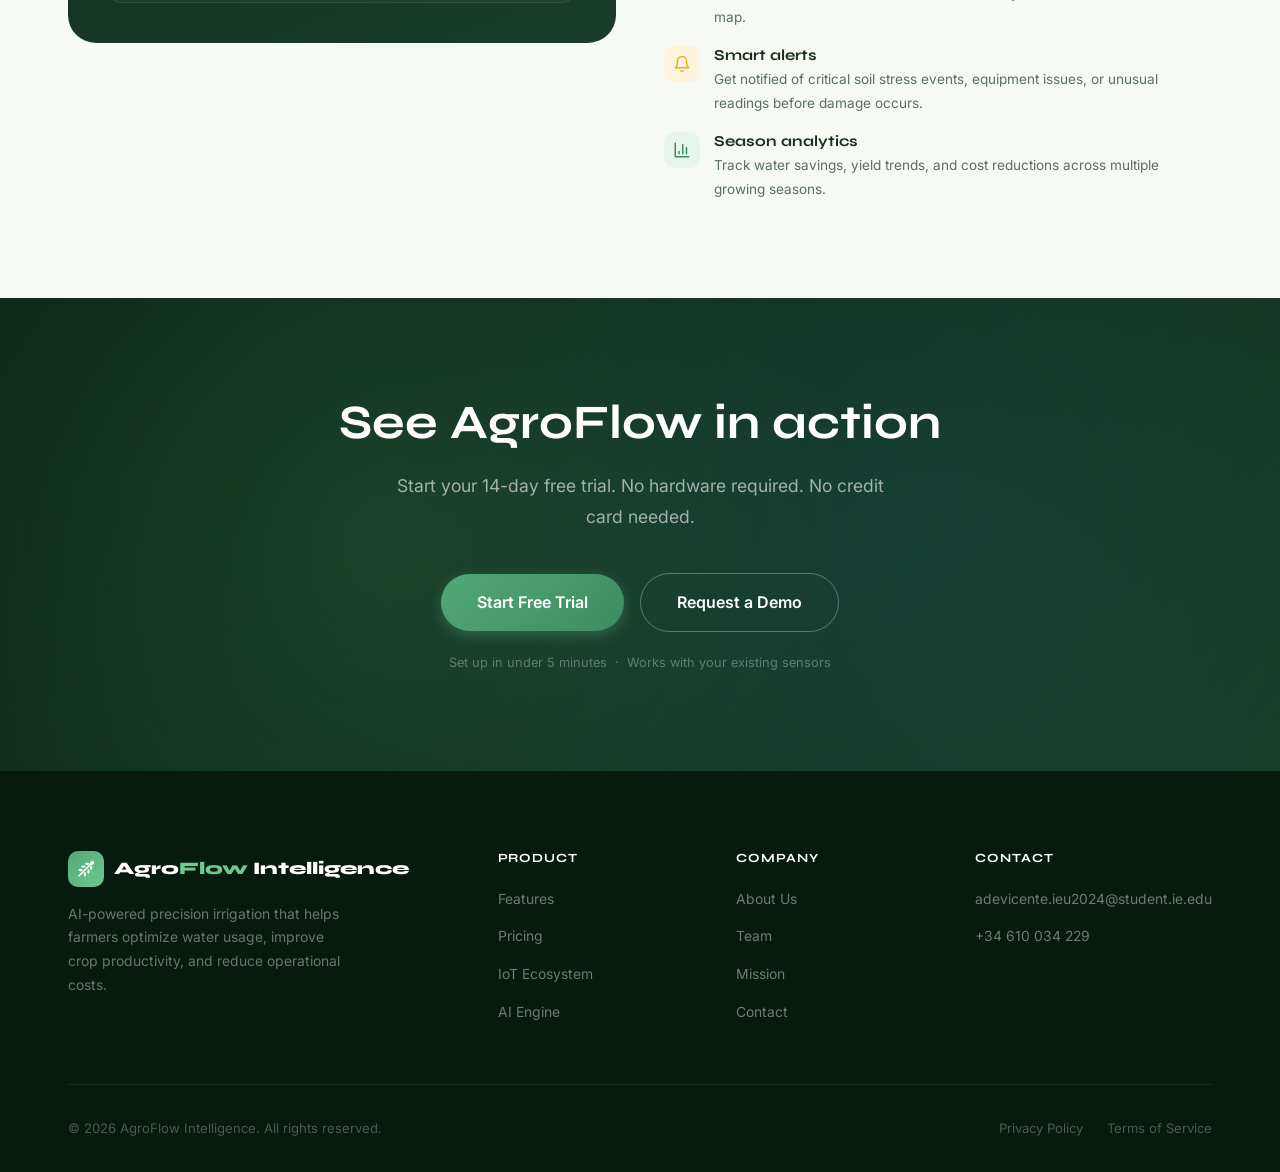
<file: pages/features.html>
<!DOCTYPE html>
<html lang="en">
<head>
  <meta charset="UTF-8" />
  <meta name="viewport" content="width=device-width, initial-scale=1.0" />
  <title>Features — AgroFlow Intelligence</title>
  <meta name="description" content="Explore AgroFlow's AI engine, IoT ecosystem, satellite integration, and mobile experience for precision smart irrigation." />
  <meta http-equiv="Cache-Control" content="no-cache, no-store, must-revalidate" />
  <meta http-equiv="Pragma" content="no-cache" />
  <meta http-equiv="Expires" content="0" />
  <link rel="preconnect" href="https://fonts.googleapis.com" />
  <link rel="preconnect" href="https://fonts.gstatic.com" crossorigin />
  <link href="https://fonts.googleapis.com/css2?family=Syne:wght@700;800&family=Inter:wght@400;500;600;700&display=swap" rel="stylesheet" />
  <link rel="stylesheet" href="../css/main.css" />
  <link rel="stylesheet" href="../css/responsive.css" />
</head>
<body>

  <!-- NAVBAR -->
  <nav class="navbar" id="navbar">
    <div class="nav-inner">
      <a href="../index.html" class="nav-logo">
        <div class="nav-logo-icon"><svg width="20" height="22" viewBox="0 0 20 22" fill="none" xmlns="http://www.w3.org/2000/svg"><g transform="rotate(45 10 11)"><line x1="10" y1="21" x2="10" y2="3" stroke="white" stroke-width="1.5" stroke-linecap="round"/><ellipse cx="10" cy="2.2" rx="1.8" ry="2.2" fill="white"/><ellipse cx="7.2" cy="6.5" rx="2.3" ry="1.1" transform="rotate(-45 7.2 6.5)" fill="white"/><ellipse cx="12.8" cy="6.5" rx="2.3" ry="1.1" transform="rotate(45 12.8 6.5)" fill="white"/><ellipse cx="6.5" cy="11" rx="2.3" ry="1.1" transform="rotate(-45 6.5 11)" fill="white"/><ellipse cx="13.5" cy="11" rx="2.3" ry="1.1" transform="rotate(45 13.5 11)" fill="white"/><ellipse cx="7" cy="15.5" rx="2.3" ry="1.1" transform="rotate(-40 7 15.5)" fill="white"/><ellipse cx="13" cy="15.5" rx="2.3" ry="1.1" transform="rotate(40 13 15.5)" fill="white"/></g></svg></div>
        <span class="nav-logo-text">Agro<span>Flow</span></span>
      </a>
      <ul class="nav-links" id="nav-links">
        <li><a href="../index.html">Home</a></li>
        <li><a href="features.html" class="active">Features</a></li>
        <li><a href="about.html">About</a></li>
        <li><a href="pricing.html">Pricing</a></li>
        <li><a href="contact.html">Contact</a></li>
      </ul>
      <div class="nav-actions">
        <a href="contact.html" class="btn btn-outline btn-sm">Get in Touch</a>
        <a href="pricing.html" class="btn btn-primary btn-sm">Start Free Trial</a>
        <button class="nav-menu-toggle" id="menu-toggle" aria-label="Toggle menu" aria-expanded="false">
          <span></span><span></span><span></span>
        </button>
      </div>
    </div>
  </nav>

  <!-- PAGE HERO -->
  <section class="page-hero">
    <div class="container">
      <div class="page-hero-label">Platform Features</div>
      <h1>Intelligence that knows<br/>your fields better than anyone</h1>
      <p>AgroFlow's full-stack approach combines cutting-edge AI with accessible software to deliver precision irrigation for every type of farm.</p>
    </div>
  </section>

  <!-- CORE DATA INPUTS -->
  <section class="section">
    <div class="container">
      <div class="text-center">
        <div class="section-label">Data Sources</div>
        <h2 class="section-title">Five streams, one intelligent system</h2>
        <p class="section-subtitle">AgroFlow fuses five distinct real-time data sources into a single, coherent model of your field's crop health and water needs.</p>
      </div>
      <div class="photo-carousel" style="margin-top:48px;">
        <img src="../images/features/satellite-imagery.webp" alt="Satellite view of agricultural fields" class="carousel-slide active">
        <img src="../images/features/drone-multispectral.webp" alt="Drone multispectral camera sensor array" class="carousel-slide">
        <img src="../images/features/iot-sensors-field.webp" alt="IoT sensor network in farmland" class="carousel-slide">
        <img src="../images/features/farmer-mobile.webp" alt="Farmer using mobile app in the field" class="carousel-slide">
        <div class="carousel-dots">
          <button class="carousel-dot active" aria-label="Slide 1"></button>
          <button class="carousel-dot" aria-label="Slide 2"></button>
          <button class="carousel-dot" aria-label="Slide 3"></button>
          <button class="carousel-dot" aria-label="Slide 4"></button>
        </div>
      </div>

      <div style="display:grid; grid-template-columns: repeat(2,1fr); gap:24px;">
        <div class="feature-detail-card fade-up" style="grid-column: 1 / -1;">
          <div class="feature-detail-icon" style="background:#f0eafd;">
            <svg xmlns="http://www.w3.org/2000/svg" width="26" height="26" viewBox="0 0 24 24" fill="none" stroke="#7c3aed" stroke-width="2" stroke-linecap="round" stroke-linejoin="round" aria-hidden="true"><path d="M17.8 19.2 16 11l3.5-3.5C21 6 21 4 19 2c-2-2-4-2-5.5-.5L10 5 1.8 6.2a1 1 0 0 0-.7 1.5l3 4.7A1 1 0 0 0 5 13l3-.5 2 2-.5 3A1 1 0 0 0 10.8 19l4.7 3a1 1 0 0 0 1.5-.7Z"/></svg>
          </div>
          <h3>Drone Imagery</h3>
          <p>Agricultural drones capture ultra-high-resolution multispectral images at centimeter-level accuracy, detecting pest stress patterns invisible to satellites. Compatible with DJI Agras, senseFly eBee, and other commercial ag-drones via our API.</p>
          <div class="feature-tags">
            <span class="feature-tag">Multispectral cameras</span>
            <span class="feature-tag">Centimeter resolution</span>
            <span class="feature-tag">Pest stress detection</span>
            <span class="feature-tag">API integration</span>
          </div>
        </div>
        <div class="feature-detail-card fade-up">
          <div class="feature-detail-icon bg-blue-light">
            <svg xmlns="http://www.w3.org/2000/svg" width="26" height="26" viewBox="0 0 24 24" fill="none" stroke="var(--blue-500)" stroke-width="2" stroke-linecap="round" stroke-linejoin="round" aria-hidden="true"><path d="M7 20h10"/><path d="M10 20c5.5-2.5.8-6.4 3-10"/><path d="M9.5 9.4c1.1.8 1.8 2.2 2.3 3.7-2 .4-3.5.4-4.8-.3-1.2-.6-2.3-1.9-3-4.2 2.8-.5 4.4 0 5.5.8z"/><path d="M14.1 6a7 7 0 0 0-1.1 4c1.9-.1 3.3-.6 4.3-1.4 1-1 1.6-2.3 1.7-4.6-2.7.1-4 1-4.9 2z"/></svg>
          </div>
          <h3>Soil Moisture Sensors</h3>
          <p>Ground-level IoT probes measure volumetric water content at multiple soil depths, giving a precise picture of root-zone moisture. Compatible with most commercial sensor brands via our open API.</p>
          <div class="feature-tags">
            <span class="feature-tag">Capacitive sensors</span>
            <span class="feature-tag">Multi-depth probes</span>
            <span class="feature-tag">API integration</span>
            <span class="feature-tag">Real-time streaming</span>
          </div>
        </div>
        <div class="feature-detail-card fade-up delay-1">
          <div class="feature-detail-icon bg-green-light">
            <svg xmlns="http://www.w3.org/2000/svg" width="26" height="26" viewBox="0 0 24 24" fill="none" stroke="var(--green-600)" stroke-width="2" stroke-linecap="round" stroke-linejoin="round" aria-hidden="true"><path d="M12 2v2"/><path d="m4.93 4.93 1.41 1.41"/><path d="M20 12h2"/><path d="m19.07 4.93-1.41 1.41"/><path d="M15.947 12.65a4 4 0 0 0-5.925-4.128"/><path d="M13 22H7a5 5 0 1 1 4.9-6H13a3 3 0 0 1 0 6Z"/></svg>
          </div>
          <h3>Weather Forecast Data</h3>
          <p>7-day hyper-local weather forecasts — including precipitation probability, temperature, humidity, and wind — are integrated to prevent unnecessary irrigation ahead of rainfall events.</p>
          <div class="feature-tags">
            <span class="feature-tag">7-day forecasts</span>
            <span class="feature-tag">Hyper-local resolution</span>
            <span class="feature-tag">Rain prediction</span>
            <span class="feature-tag">Evapotranspiration (ET₀)</span>
          </div>
        </div>
        <div class="feature-detail-card fade-up delay-2">
          <div class="feature-detail-icon" style="background:var(--amber-100);">
            <svg xmlns="http://www.w3.org/2000/svg" width="26" height="26" viewBox="0 0 24 24" fill="none" stroke="var(--amber-500)" stroke-width="2" stroke-linecap="round" stroke-linejoin="round" aria-hidden="true"><path d="M13 7 9 3 5 7l4 4"/><path d="m17 11 4 4-4 4-4-4"/><path d="m8 12 4 4 6-6-4-4Z"/><path d="m16 8 3-3"/><path d="M9 21a6 6 0 0 0-6-6"/></svg>
          </div>
          <h3>Satellite Imagery</h3>
          <p>Multispectral satellite imagery (NDVI, NDWI) maps vegetation health and water stress across your entire field at 10m resolution — detecting dry patches invisible from the ground.</p>
          <div class="feature-tags">
            <span class="feature-tag">NDVI analysis</span>
            <span class="feature-tag">10m resolution</span>
            <span class="feature-tag">Sentinel-2 data</span>
            <span class="feature-tag">Canopy stress mapping</span>
          </div>
        </div>
        <div class="feature-detail-card fade-up delay-3">
          <div class="feature-detail-icon bg-green-light">
            <svg xmlns="http://www.w3.org/2000/svg" width="26" height="26" viewBox="0 0 24 24" fill="none" stroke="var(--green-600)" stroke-width="2" stroke-linecap="round" stroke-linejoin="round" aria-hidden="true"><path d="M2 22 16 8"/><path d="M3.47 12.53 5 11l1.53 1.53a3.5 3.5 0 0 1 0 4.94L5 19l-1.53-1.53a3.5 3.5 0 0 1 0-4.94z"/><path d="M7.47 8.53 9 7l1.53 1.53a3.5 3.5 0 0 1 0 4.94L9 15l-1.53-1.53a3.5 3.5 0 0 1 0-4.94z"/><path d="M11.47 4.53 13 3l1.53 1.53a3.5 3.5 0 0 1 0 4.94L13 11l-1.53-1.53a3.5 3.5 0 0 1 0-4.94z"/><path d="M20 2h2v2a4 4 0 0 1-4 4h-2V6a4 4 0 0 1 4-4z"/><path d="M11.47 17.47 13 19l-1.53 1.53a3.5 3.5 0 0 1-4.94 0L5 19l1.53-1.53a3.5 3.5 0 0 1 4.94 0z"/><path d="M15.47 13.47 17 15l-1.53 1.53a3.5 3.5 0 0 1-4.94 0L9 15l1.53-1.53a3.5 3.5 0 0 1 4.94 0z"/><path d="M19.47 9.47 21 11l-1.53 1.53a3.5 3.5 0 0 1-4.94 0L13 11l1.53-1.53a3.5 3.5 0 0 1 4.94 0z"/></svg>
          </div>
          <h3>Crop Type Intelligence</h3>
          <p>Each crop species has unique water requirements at each growth stage. AgroFlow's crop model library covers 120+ crop varieties, calibrating recommendations to the plant's actual biological needs.</p>
          <div class="feature-tags">
            <span class="feature-tag">120+ crop varieties</span>
            <span class="feature-tag">Growth stage modelling</span>
            <span class="feature-tag">Root-depth estimation</span>
            <span class="feature-tag">Stress threshold alerts</span>
          </div>
        </div>
      </div>
    </div>
  </section>

  <!-- AI ENGINE -->
  <section class="section section-alt" id="ai">
    <div class="container">
      <div class="ai-section-grid">
        <div>
          <div class="img-circle-frame img-circle-frame--light">
            <img src="../images/features/ai-data-visualization.webp" alt="Abstract data visualization representing AI processing" loading="lazy">
          </div>
        </div>
        <div class="fade-up">
          <div class="section-label">The AI Engine</div>
          <h2 class="section-title">Machine learning that learns your land</h2>
          <p>At the core of AgroFlow sits an adaptive AI model trained on millions of field-season data points. It doesn't just follow rules — it learns the unique microclimate and soil behaviour of each individual field over time.</p>
          <br/>
          <p>The model continuously updates its predictions as new sensor readings arrive, improving accuracy season after season the more it operates on your farm.</p>
          <br/>
          <a href="pricing.html" class="btn btn-primary" style="margin-top:8px;">Get started →</a>
          <div class="tech-stack-grid" style="margin-top:36px;">
            <div class="tech-item">
              <span class="tech-icon">
                <svg xmlns="http://www.w3.org/2000/svg" width="20" height="20" viewBox="0 0 24 24" fill="none" stroke="var(--green-600)" stroke-width="2" stroke-linecap="round" stroke-linejoin="round" aria-hidden="true"><path d="M3 3v18h18"/><path d="M18 17V9"/><path d="M13 17V5"/><path d="M8 17v-3"/></svg>
              </span>
              <div>
                <h4>Big Data Processing</h4>
                <p>Processes millions of sensor data points per day across all connected farms using distributed cloud computing.</p>
              </div>
            </div>
            <div class="tech-item">
              <span class="tech-icon">
                <svg xmlns="http://www.w3.org/2000/svg" width="20" height="20" viewBox="0 0 24 24" fill="none" stroke="var(--green-600)" stroke-width="2" stroke-linecap="round" stroke-linejoin="round" aria-hidden="true"><path d="M9.5 2A2.5 2.5 0 0 1 12 4.5v15a2.5 2.5 0 0 1-4.96-.46 2.5 2.5 0 0 1-2.96-3.08 3 3 0 0 1-.34-5.58 2.5 2.5 0 0 1 1.32-4.24 2.5 2.5 0 0 1 1.98-3A2.5 2.5 0 0 1 9.5 2Z"/><path d="M14.5 2A2.5 2.5 0 0 0 12 4.5v15a2.5 2.5 0 0 0 4.96-.46 2.5 2.5 0 0 0 2.96-3.08 3 3 0 0 0 .34-5.58 2.5 2.5 0 0 0-1.32-4.24 2.5 2.5 0 0 0-1.98-3A2.5 2.5 0 0 0 14.5 2Z"/></svg>
              </span>
              <div>
                <h4>Adaptive ML Models</h4>
                <p>Field-specific models that adapt over multiple seasons, learning local soil behaviour and microclimates.</p>
              </div>
            </div>
            <div class="tech-item">
              <span class="tech-icon">
                <svg xmlns="http://www.w3.org/2000/svg" width="20" height="20" viewBox="0 0 24 24" fill="none" stroke="var(--green-600)" stroke-width="2" stroke-linecap="round" stroke-linejoin="round" aria-hidden="true"><line x1="10" x2="14" y1="2" y2="2"/><line x1="12" x2="15" y1="14" y2="11"/><circle cx="12" cy="14" r="8"/></svg>
              </span>
              <div>
                <h4>Real-Time Inference</h4>
                <p>Recommendations update within seconds of new sensor data arriving — always reflecting the latest field conditions.</p>
              </div>
            </div>
            <div class="tech-item">
              <span class="tech-icon">
                <svg xmlns="http://www.w3.org/2000/svg" width="20" height="20" viewBox="0 0 24 24" fill="none" stroke="var(--green-600)" stroke-width="2" stroke-linecap="round" stroke-linejoin="round" aria-hidden="true"><circle cx="11" cy="11" r="8"/><path d="m21 21-4.3-4.3"/></svg>
              </span>
              <div>
                <h4>Explainable AI</h4>
                <p>Every recommendation includes a plain-language explanation of why AgroFlow suggests that irrigation schedule.</p>
              </div>
            </div>
            <div class="tech-item">
              <span class="tech-icon">
                <svg xmlns="http://www.w3.org/2000/svg" width="20" height="20" viewBox="0 0 24 24" fill="none" stroke="var(--green-600)" stroke-width="2" stroke-linecap="round" stroke-linejoin="round" aria-hidden="true"><path d="M12 2v2"/><path d="m4.93 4.93 1.41 1.41"/><path d="M20 12h2"/><path d="m19.07 4.93-1.41 1.41"/><path d="M15.947 12.65a4 4 0 0 0-5.925-4.128"/><path d="M3 20a5 5 0 1 1 8.9-4H13a3 3 0 0 1 2 5.24"/><path d="M11 20v2"/><path d="M7 19v2"/></svg>
              </span>
              <div>
                <h4>Weather Model Fusion</h4>
                <p>Blends ECMWF, GFS and local station data for the most accurate precipitation and evapotranspiration forecasts.</p>
              </div>
            </div>
            <div class="tech-item">
              <span class="tech-icon">
                <svg xmlns="http://www.w3.org/2000/svg" width="20" height="20" viewBox="0 0 24 24" fill="none" stroke="var(--green-600)" stroke-width="2" stroke-linecap="round" stroke-linejoin="round" aria-hidden="true"><rect width="18" height="11" x="3" y="11" rx="2" ry="2"/><path d="M7 11V7a5 5 0 0 1 10 0v4"/></svg>
              </span>
              <div>
                <h4>Secure &amp; Private</h4>
                <p>All farm data is encrypted end-to-end. Your field data is never shared with third parties without explicit consent.</p>
              </div>
            </div>
            <div class="tech-item">
              <span class="tech-icon">
                <svg xmlns="http://www.w3.org/2000/svg" width="20" height="20" viewBox="0 0 24 24" fill="none" stroke="var(--green-600)" stroke-width="2" stroke-linecap="round" stroke-linejoin="round" aria-hidden="true"><path d="m8 2 1.88 1.88"/><path d="M14.12 3.88 16 2"/><path d="M9 7.13v-1a3.003 3.003 0 1 1 6 0v1"/><path d="M12 20c-3.3 0-6-2.7-6-6v-3a4 4 0 0 1 4-4h4a4 4 0 0 1 4 4v3c0 3.3-2.7 6-6 6z"/><path d="M12 20v-9"/><path d="M6.53 9C4.6 8.8 3 7.1 3 5"/><path d="M6 13H2"/><path d="M3 21c0-2.1 1.7-3.9 3.8-4"/><path d="M20.97 5c0 2.1-1.6 3.8-3.5 4"/><path d="M22 13h-4"/><path d="M17.2 17c2.1.1 3.8 1.9 3.8 4"/></svg>
              </span>
              <div>
                <h4>Pest Risk Prediction</h4>
                <p>Computer vision models trained on 50,000+ pest-damage images classify infestation type and severity, predicting spread patterns within 72 hours.</p>
              </div>
            </div>
          </div>
        </div>
      </div>
    </div>
  </section>

  <!-- IOT ECOSYSTEM -->
  <section class="section" id="ecosystem">
    <div class="container">
      <div class="text-center">
        <div class="section-label">IoT Ecosystem</div>
        <h2 class="section-title">Five layers, seamlessly connected</h2>
        <p class="section-subtitle">AgroFlow's architecture was designed from the ground up to be modular, reliable, and scalable — from a single field to thousands of hectares.</p>
      </div>

      <div class="ecosystem-layers" style="margin-top:56px;">
        <div class="ecosystem-layer fade-up">
          <div class="layer-badge">
            <div class="layer-icon" style="background:#e0f4fd;">
              <svg xmlns="http://www.w3.org/2000/svg" width="22" height="22" viewBox="0 0 24 24" fill="none" stroke="var(--blue-500)" stroke-width="2" stroke-linecap="round" stroke-linejoin="round" aria-hidden="true"><path d="M14 14.76V3.5a2.5 2.5 0 0 0-5 0v11.26a4.5 4.5 0 1 0 5 0z"/></svg>
            </div>
            <div><div class="layer-name">Layer 1 — Devices</div></div>
          </div>
          <div class="layer-items">
            <span class="layer-tag"><svg xmlns="http://www.w3.org/2000/svg" width="14" height="14" viewBox="0 0 24 24" fill="none" stroke="var(--green-600)" stroke-width="2" stroke-linecap="round" stroke-linejoin="round" aria-hidden="true"><path d="M7 20h10"/><path d="M10 20c5.5-2.5.8-6.4 3-10"/><path d="M9.5 9.4c1.1.8 1.8 2.2 2.3 3.7-2 .4-3.5.4-4.8-.3-1.2-.6-2.3-1.9-3-4.2 2.8-.5 4.4 0 5.5.8z"/><path d="M14.1 6a7 7 0 0 0-1.1 4c1.9-.1 3.3-.6 4.3-1.4 1-1 1.6-2.3 1.7-4.6-2.7.1-4 1-4.9 2z"/></svg> Soil moisture sensors</span>
            <span class="layer-tag"><svg xmlns="http://www.w3.org/2000/svg" width="14" height="14" viewBox="0 0 24 24" fill="none" stroke="var(--green-600)" stroke-width="2" stroke-linecap="round" stroke-linejoin="round" aria-hidden="true"><path d="M12 2v2"/><path d="m4.93 4.93 1.41 1.41"/><path d="M20 12h2"/><path d="m19.07 4.93-1.41 1.41"/><path d="M15.947 12.65a4 4 0 0 0-5.925-4.128"/><path d="M13 22H7a5 5 0 1 1 4.9-6H13a3 3 0 0 1 0 6Z"/></svg> Weather data sources</span>
            <span class="layer-tag"><svg xmlns="http://www.w3.org/2000/svg" width="14" height="14" viewBox="0 0 24 24" fill="none" stroke="var(--green-600)" stroke-width="2" stroke-linecap="round" stroke-linejoin="round" aria-hidden="true"><path d="M13 7 9 3 5 7l4 4"/><path d="m17 11 4 4-4 4-4-4"/><path d="m8 12 4 4 6-6-4-4Z"/><path d="m16 8 3-3"/><path d="M9 21a6 6 0 0 0-6-6"/></svg> Satellite imagery</span>
            <span class="layer-tag"><svg xmlns="http://www.w3.org/2000/svg" width="14" height="14" viewBox="0 0 24 24" fill="none" stroke="var(--green-600)" stroke-width="2" stroke-linecap="round" stroke-linejoin="round" aria-hidden="true"><path d="M14 14.76V3.5a2.5 2.5 0 0 0-5 0v11.26a4.5 4.5 0 1 0 5 0z"/></svg> Temperature probes</span>
            <span class="layer-tag"><svg xmlns="http://www.w3.org/2000/svg" width="14" height="14" viewBox="0 0 24 24" fill="none" stroke="var(--green-600)" stroke-width="2" stroke-linecap="round" stroke-linejoin="round" aria-hidden="true"><path d="M17.8 19.2 16 11l3.5-3.5C21 6 21 4 19 2c-2-2-4-2-5.5-.5L10 5 1.8 6.2a1 1 0 0 0-.7 1.5l3 4.7A1 1 0 0 0 5 13l3-.5 2 2-.5 3A1 1 0 0 0 10.8 19l4.7 3a1 1 0 0 0 1.5-.7Z"/></svg> Agricultural drones</span>
          </div>
        </div>

        <div class="ecosystem-layer fade-up delay-1">
          <div class="layer-badge">
            <div class="layer-icon" style="background:#e8f5ee;">
              <svg xmlns="http://www.w3.org/2000/svg" width="22" height="22" viewBox="0 0 24 24" fill="none" stroke="var(--green-600)" stroke-width="2" stroke-linecap="round" stroke-linejoin="round" aria-hidden="true"><path d="M4.9 16.1C1 12.2 1 5.8 4.9 1.9"/><path d="M7.8 4.7a6.14 6.14 0 0 0-.8 7.5"/><circle cx="12" cy="9" r="2"/><path d="M16.2 4.8c2 2 2.26 5.11.8 7.47"/><path d="M19.1 1.9a9.96 9.96 0 0 1 0 14.1"/><path d="M9.5 18h5"/><path d="m8 22 4-11 4 11"/></svg>
            </div>
            <div><div class="layer-name">Layer 2 — Connectivity</div></div>
          </div>
          <div class="layer-items">
            <span class="layer-tag"><svg xmlns="http://www.w3.org/2000/svg" width="14" height="14" viewBox="0 0 24 24" fill="none" stroke="var(--green-600)" stroke-width="2" stroke-linecap="round" stroke-linejoin="round" aria-hidden="true"><rect width="18" height="11" x="3" y="11" rx="2" ry="2"/><path d="M7 11V7a5 5 0 0 1 10 0v4"/></svg> Encrypted internet</span>
            <span class="layer-tag"><svg xmlns="http://www.w3.org/2000/svg" width="14" height="14" viewBox="0 0 24 24" fill="none" stroke="var(--green-600)" stroke-width="2" stroke-linecap="round" stroke-linejoin="round" aria-hidden="true"><path d="M17.5 19H9a7 7 0 1 1 6.71-9h1.79a4.5 4.5 0 1 1 0 9Z"/></svg> Cloud upload</span>
            <span class="layer-tag"><svg xmlns="http://www.w3.org/2000/svg" width="14" height="14" viewBox="0 0 24 24" fill="none" stroke="var(--green-600)" stroke-width="2" stroke-linecap="round" stroke-linejoin="round" aria-hidden="true"><path d="M2 20h.01"/><path d="M7 20v-4"/><path d="M12 20v-8"/><path d="M17 20V8"/><path d="M22 4v16"/></svg> 4G / LoRaWAN</span>
            <span class="layer-tag"><svg xmlns="http://www.w3.org/2000/svg" width="14" height="14" viewBox="0 0 24 24" fill="none" stroke="var(--green-600)" stroke-width="2" stroke-linecap="round" stroke-linejoin="round" aria-hidden="true"><path d="M3 12a9 9 0 0 1 9-9 9.75 9.75 0 0 1 6.74 2.74L21 8"/><path d="M21 3v5h-5"/><path d="M21 12a9 9 0 0 1-9 9 9.75 9.75 0 0 1-6.74-2.74L3 16"/><path d="M8 16H3v5"/></svg> Real-time streaming</span>
          </div>
        </div>

        <div class="ecosystem-layer fade-up delay-2">
          <div class="layer-badge">
            <div class="layer-icon" style="background:var(--amber-100);">
              <svg xmlns="http://www.w3.org/2000/svg" width="22" height="22" viewBox="0 0 24 24" fill="none" stroke="var(--amber-500)" stroke-width="2" stroke-linecap="round" stroke-linejoin="round" aria-hidden="true"><path d="M12 8V4H8"/><rect width="16" height="12" x="4" y="8" rx="2"/><path d="M2 14h2"/><path d="M20 14h2"/><path d="M15 13v2"/><path d="M9 13v2"/></svg>
            </div>
            <div><div class="layer-name">Layer 3 — Data &amp; AI</div></div>
          </div>
          <div class="layer-items">
            <span class="layer-tag"><svg xmlns="http://www.w3.org/2000/svg" width="14" height="14" viewBox="0 0 24 24" fill="none" stroke="var(--green-600)" stroke-width="2" stroke-linecap="round" stroke-linejoin="round" aria-hidden="true"><path d="M3 3v18h18"/><path d="M18 17V9"/><path d="M13 17V5"/><path d="M8 17v-3"/></svg> Big data pipeline</span>
            <span class="layer-tag"><svg xmlns="http://www.w3.org/2000/svg" width="14" height="14" viewBox="0 0 24 24" fill="none" stroke="var(--green-600)" stroke-width="2" stroke-linecap="round" stroke-linejoin="round" aria-hidden="true"><path d="M9.5 2A2.5 2.5 0 0 1 12 4.5v15a2.5 2.5 0 0 1-4.96-.46 2.5 2.5 0 0 1-2.96-3.08 3 3 0 0 1-.34-5.58 2.5 2.5 0 0 1 1.32-4.24 2.5 2.5 0 0 1 1.98-3A2.5 2.5 0 0 1 9.5 2Z"/><path d="M14.5 2A2.5 2.5 0 0 0 12 4.5v15a2.5 2.5 0 0 0 4.96-.46 2.5 2.5 0 0 0 2.96-3.08 3 3 0 0 0 .34-5.58 2.5 2.5 0 0 0-1.32-4.24 2.5 2.5 0 0 0-1.98-3A2.5 2.5 0 0 0 14.5 2Z"/></svg> ML irrigation model</span>
            <span class="layer-tag"><svg xmlns="http://www.w3.org/2000/svg" width="14" height="14" viewBox="0 0 24 24" fill="none" stroke="var(--green-600)" stroke-width="2" stroke-linecap="round" stroke-linejoin="round" aria-hidden="true"><path d="M12 2v2"/><path d="m4.93 4.93 1.41 1.41"/><path d="M20 12h2"/><path d="m19.07 4.93-1.41 1.41"/><path d="M15.947 12.65a4 4 0 0 0-5.925-4.128"/><path d="M3 20a5 5 0 1 1 8.9-4H13a3 3 0 0 1 2 5.24"/><path d="M11 20v2"/><path d="M7 19v2"/></svg> Weather fusion</span>
            <span class="layer-tag"><svg xmlns="http://www.w3.org/2000/svg" width="14" height="14" viewBox="0 0 24 24" fill="none" stroke="var(--green-600)" stroke-width="2" stroke-linecap="round" stroke-linejoin="round" aria-hidden="true"><path d="M13 7 9 3 5 7l4 4"/><path d="m17 11 4 4-4 4-4-4"/><path d="m8 12 4 4 6-6-4-4Z"/><path d="m16 8 3-3"/><path d="M9 21a6 6 0 0 0-6-6"/></svg> Satellite processing</span>
          </div>
        </div>

        <div class="ecosystem-layer fade-up delay-3">
          <div class="layer-badge">
            <div class="layer-icon" style="background:#e8f5ee;">
              <svg xmlns="http://www.w3.org/2000/svg" width="22" height="22" viewBox="0 0 24 24" fill="none" stroke="var(--green-600)" stroke-width="2" stroke-linecap="round" stroke-linejoin="round" aria-hidden="true"><rect width="14" height="20" x="5" y="2" rx="2" ry="2"/><path d="M12 18h.01"/></svg>
            </div>
            <div><div class="layer-name">Layer 4 — Application</div></div>
          </div>
          <div class="layer-items">
            <span class="layer-tag"><svg xmlns="http://www.w3.org/2000/svg" width="14" height="14" viewBox="0 0 24 24" fill="none" stroke="var(--green-600)" stroke-width="2" stroke-linecap="round" stroke-linejoin="round" aria-hidden="true"><rect width="14" height="20" x="5" y="2" rx="2" ry="2"/><path d="M12 18h.01"/></svg> Farmer mobile app</span>
            <span class="layer-tag"><svg xmlns="http://www.w3.org/2000/svg" width="14" height="14" viewBox="0 0 24 24" fill="none" stroke="var(--green-600)" stroke-width="2" stroke-linecap="round" stroke-linejoin="round" aria-hidden="true"><path d="M3 3v18h18"/><path d="M18 17V9"/><path d="M13 17V5"/><path d="M8 17v-3"/></svg> Web dashboard</span>
            <span class="layer-tag"><svg xmlns="http://www.w3.org/2000/svg" width="14" height="14" viewBox="0 0 24 24" fill="none" stroke="var(--green-600)" stroke-width="2" stroke-linecap="round" stroke-linejoin="round" aria-hidden="true"><path d="M6 8a6 6 0 0 1 12 0c0 7 3 9 3 9H3s3-2 3-9"/><path d="M10.3 21a1.94 1.94 0 0 0 3.4 0"/></svg> Push notifications</span>
            <span class="layer-tag"><svg xmlns="http://www.w3.org/2000/svg" width="14" height="14" viewBox="0 0 24 24" fill="none" stroke="var(--green-600)" stroke-width="2" stroke-linecap="round" stroke-linejoin="round" aria-hidden="true"><path d="M21 15v4a2 2 0 0 1-2 2H5a2 2 0 0 1-2-2v-4"/><polyline points="17 8 12 3 7 8"/><line x1="12" x2="12" y1="3" y2="15"/></svg> Export reports</span>
          </div>
        </div>

        <div class="ecosystem-layer fade-up" style="transition-delay:0.4s;">
          <div class="layer-badge">
            <div class="layer-icon" style="background:#e0f4fd;">
              <svg xmlns="http://www.w3.org/2000/svg" width="22" height="22" viewBox="0 0 24 24" fill="none" stroke="var(--blue-500)" stroke-width="2" stroke-linecap="round" stroke-linejoin="round" aria-hidden="true"><circle cx="12" cy="8" r="5"/><path d="M20 21a8 8 0 1 0-16 0"/></svg>
            </div>
            <div><div class="layer-name">Layer 5 — Users</div></div>
          </div>
          <div class="layer-items">
            <span class="layer-tag"><svg xmlns="http://www.w3.org/2000/svg" width="14" height="14" viewBox="0 0 24 24" fill="none" stroke="var(--green-600)" stroke-width="2" stroke-linecap="round" stroke-linejoin="round" aria-hidden="true"><circle cx="12" cy="8" r="5"/><path d="M20 21a8 8 0 1 0-16 0"/></svg> Smallholder farmers</span>
            <span class="layer-tag"><svg xmlns="http://www.w3.org/2000/svg" width="14" height="14" viewBox="0 0 24 24" fill="none" stroke="var(--green-600)" stroke-width="2" stroke-linecap="round" stroke-linejoin="round" aria-hidden="true"><path d="M6 22V4a2 2 0 0 1 2-2h8a2 2 0 0 1 2 2v18Z"/><path d="M6 12H4a2 2 0 0 0-2 2v6a2 2 0 0 0 2 2h2"/><path d="M18 9h2a2 2 0 0 1 2 2v9a2 2 0 0 1-2 2h-2"/><path d="M10 6h4"/><path d="M10 10h4"/><path d="M10 14h4"/><path d="M10 18h4"/></svg> Large agribusinesses</span>
            <span class="layer-tag"><svg xmlns="http://www.w3.org/2000/svg" width="14" height="14" viewBox="0 0 24 24" fill="none" stroke="var(--green-600)" stroke-width="2" stroke-linecap="round" stroke-linejoin="round" aria-hidden="true"><path d="M11 20A7 7 0 0 1 9.8 6.1C15.5 5 17 4.48 19 2c1 2 2 4.18 2 8 0 5.5-4.78 10-10 10Z"/><path d="M2 21c0-3 1.85-5.36 5.08-6C9.5 14.52 12 13 13 12"/></svg> Agricultural advisors</span>
            <span class="layer-tag"><svg xmlns="http://www.w3.org/2000/svg" width="14" height="14" viewBox="0 0 24 24" fill="none" stroke="var(--green-600)" stroke-width="2" stroke-linecap="round" stroke-linejoin="round" aria-hidden="true"><line x1="3" x2="21" y1="22" y2="22"/><line x1="6" x2="6" y1="18" y2="22"/><line x1="10" x2="10" y1="18" y2="22"/><line x1="14" x2="14" y1="18" y2="22"/><line x1="18" x2="18" y1="18" y2="22"/><polygon points="12 2 20 7 4 7"/></svg> Government bodies</span>
          </div>
        </div>
      </div>
    </div>
  </section>

  <!-- IT ARCHITECTURE -->
  <section class="section section-alt" id="it-architecture">
    <div class="container">
      <div class="text-center">
        <div class="section-label">IT Architecture</div>
        <h2 class="section-title">Enterprise-grade cloud stack</h2>
        <p class="section-subtitle">AgroFlow runs on a modern, scalable cloud architecture — combining IaaS, PaaS, and SaaS layers with specialized Big Data and AI services.</p>
      </div>

      <div class="ecosystem-layers" style="margin-top:56px;">
        <div class="ecosystem-layer fade-up">
          <div class="layer-badge">
            <div class="layer-icon" style="background:#e0f4fd;">
              <svg xmlns="http://www.w3.org/2000/svg" width="22" height="22" viewBox="0 0 24 24" fill="none" stroke="var(--blue-500)" stroke-width="2" stroke-linecap="round" stroke-linejoin="round" aria-hidden="true"><path d="M17.5 19H9a7 7 0 1 1 6.71-9h1.79a4.5 4.5 0 1 1 0 9Z"/></svg>
            </div>
            <div><div class="layer-name">Cloud Provider (IaaS)</div></div>
          </div>
          <div class="layer-items">
            <span class="layer-tag"><svg xmlns="http://www.w3.org/2000/svg" width="14" height="14" viewBox="0 0 24 24" fill="none" stroke="var(--green-600)" stroke-width="2" stroke-linecap="round" stroke-linejoin="round" aria-hidden="true"><rect width="20" height="14" x="2" y="3" rx="2"/><line x1="8" x2="16" y1="21" y2="21"/><line x1="12" x2="12" y1="17" y2="21"/></svg> AWS EC2 compute</span>
            <span class="layer-tag"><svg xmlns="http://www.w3.org/2000/svg" width="14" height="14" viewBox="0 0 24 24" fill="none" stroke="var(--green-600)" stroke-width="2" stroke-linecap="round" stroke-linejoin="round" aria-hidden="true"><rect width="20" height="8" x="2" y="2" rx="2" ry="2"/><rect width="20" height="8" x="2" y="14" rx="2" ry="2"/><line x1="6" x2="6.01" y1="6" y2="6"/><line x1="6" x2="6.01" y1="18" y2="18"/></svg> S3 storage</span>
            <span class="layer-tag"><svg xmlns="http://www.w3.org/2000/svg" width="14" height="14" viewBox="0 0 24 24" fill="none" stroke="var(--green-600)" stroke-width="2" stroke-linecap="round" stroke-linejoin="round" aria-hidden="true"><path d="M10 13a5 5 0 0 0 7.54.54l3-3a5 5 0 0 0-7.07-7.07l-1.72 1.71"/><path d="M14 11a5 5 0 0 0-7.54-.54l-3 3a5 5 0 0 0 7.07 7.07l1.71-1.71"/></svg> VPC networking</span>
            <span class="layer-tag"><svg xmlns="http://www.w3.org/2000/svg" width="14" height="14" viewBox="0 0 24 24" fill="none" stroke="var(--green-600)" stroke-width="2" stroke-linecap="round" stroke-linejoin="round" aria-hidden="true"><circle cx="12" cy="12" r="10"/><path d="M12 2a14.5 14.5 0 0 0 0 20 14.5 14.5 0 0 0 0-20"/><path d="M2 12h20"/></svg> Global edge regions</span>
          </div>
        </div>

        <div class="ecosystem-layer fade-up delay-1">
          <div class="layer-badge">
            <div class="layer-icon" style="background:#e8f5ee;">
              <svg xmlns="http://www.w3.org/2000/svg" width="22" height="22" viewBox="0 0 24 24" fill="none" stroke="var(--green-600)" stroke-width="2" stroke-linecap="round" stroke-linejoin="round" aria-hidden="true"><path d="m12.83 2.18a2 2 0 0 0-1.66 0L2.6 6.08a1 1 0 0 0 0 1.83l8.58 3.91a2 2 0 0 0 1.66 0l8.58-3.9a1 1 0 0 0 0-1.83Z"/><path d="m22 17.65-9.17 4.16a2 2 0 0 1-1.66 0L2 17.65"/><path d="m22 12.65-9.17 4.16a2 2 0 0 1-1.66 0L2 12.65"/></svg>
            </div>
            <div><div class="layer-name">Platform Services (PaaS)</div></div>
          </div>
          <div class="layer-items">
            <span class="layer-tag"><svg xmlns="http://www.w3.org/2000/svg" width="14" height="14" viewBox="0 0 24 24" fill="none" stroke="var(--green-600)" stroke-width="2" stroke-linecap="round" stroke-linejoin="round" aria-hidden="true"><polygon points="13 2 3 14 12 14 11 22 21 10 12 10 13 2"/></svg> AWS Lambda</span>
            <span class="layer-tag"><svg xmlns="http://www.w3.org/2000/svg" width="14" height="14" viewBox="0 0 24 24" fill="none" stroke="var(--green-600)" stroke-width="2" stroke-linecap="round" stroke-linejoin="round" aria-hidden="true"><path d="M12.22 2h-.44a2 2 0 0 0-2 2v.18a2 2 0 0 1-1 1.73l-.43.25a2 2 0 0 1-2 0l-.15-.08a2 2 0 0 0-2.73.73l-.22.38a2 2 0 0 0 .73 2.73l.15.1a2 2 0 0 1 1 1.72v.51a2 2 0 0 1-1 1.74l-.15.09a2 2 0 0 0-.73 2.73l.22.38a2 2 0 0 0 2.73.73l.15-.08a2 2 0 0 1 2 0l.43.25a2 2 0 0 1 1 1.73V20a2 2 0 0 0 2 2h.44a2 2 0 0 0 2-2v-.18a2 2 0 0 1 1-1.73l.43-.25a2 2 0 0 1 2 0l.15.08a2 2 0 0 0 2.73-.73l.22-.39a2 2 0 0 0-.73-2.73l-.15-.08a2 2 0 0 1-1-1.74v-.5a2 2 0 0 1 1-1.74l.15-.09a2 2 0 0 0 .73-2.73l-.22-.38a2 2 0 0 0-2.73-.73l-.15.08a2 2 0 0 1-2 0l-.43-.25a2 2 0 0 1-1-1.73V4a2 2 0 0 0-2-2z"/><circle cx="12" cy="12" r="3"/></svg> Kubernetes (EKS)</span>
            <span class="layer-tag"><svg xmlns="http://www.w3.org/2000/svg" width="14" height="14" viewBox="0 0 24 24" fill="none" stroke="var(--green-600)" stroke-width="2" stroke-linecap="round" stroke-linejoin="round" aria-hidden="true"><path d="M12 22v-5"/><path d="M9 8V2"/><path d="M15 8V2"/><path d="M18 8h-2.93A4 4 0 0 1 11.1 8H8a4 4 0 0 0-4 4v0a4 4 0 0 0 4 4h8a4 4 0 0 0 4-4v0a4 4 0 0 0-.07-.6"/></svg> API Gateway</span>
            <span class="layer-tag"><svg xmlns="http://www.w3.org/2000/svg" width="14" height="14" viewBox="0 0 24 24" fill="none" stroke="var(--green-600)" stroke-width="2" stroke-linecap="round" stroke-linejoin="round" aria-hidden="true"><ellipse cx="12" cy="5" rx="9" ry="3"/><path d="M3 5V19A9 3 0 0 0 21 19V5"/><path d="M3 12A9 3 0 0 0 21 12"/></svg> Managed databases (RDS, DynamoDB)</span>
          </div>
        </div>

        <div class="ecosystem-layer fade-up delay-2">
          <div class="layer-badge">
            <div class="layer-icon" style="background:var(--amber-100);">
              <svg xmlns="http://www.w3.org/2000/svg" width="22" height="22" viewBox="0 0 24 24" fill="none" stroke="var(--amber-500)" stroke-width="2" stroke-linecap="round" stroke-linejoin="round" aria-hidden="true"><path d="M3 3v18h18"/><path d="M18 17V9"/><path d="M13 17V5"/><path d="M8 17v-3"/></svg>
            </div>
            <div><div class="layer-name">Big Data Platform</div></div>
          </div>
          <div class="layer-items">
            <span class="layer-tag"><svg xmlns="http://www.w3.org/2000/svg" width="14" height="14" viewBox="0 0 24 24" fill="none" stroke="var(--green-600)" stroke-width="2" stroke-linecap="round" stroke-linejoin="round" aria-hidden="true"><path d="M20 20a2 2 0 0 0 2-2V8a2 2 0 0 0-2-2h-7.9a2 2 0 0 1-1.69-.9L9.6 3.9A2 2 0 0 0 7.93 3H4a2 2 0 0 0-2 2v13a2 2 0 0 0 2 2Z"/></svg> AWS S3 data lake</span>
            <span class="layer-tag"><svg xmlns="http://www.w3.org/2000/svg" width="14" height="14" viewBox="0 0 24 24" fill="none" stroke="var(--green-600)" stroke-width="2" stroke-linecap="round" stroke-linejoin="round" aria-hidden="true"><path d="M12.22 2h-.44a2 2 0 0 0-2 2v.18a2 2 0 0 1-1 1.73l-.43.25a2 2 0 0 1-2 0l-.15-.08a2 2 0 0 0-2.73.73l-.22.38a2 2 0 0 0 .73 2.73l.15.1a2 2 0 0 1 1 1.72v.51a2 2 0 0 1-1 1.74l-.15.09a2 2 0 0 0-.73 2.73l.22.38a2 2 0 0 0 2.73.73l.15-.08a2 2 0 0 1 2 0l.43.25a2 2 0 0 1 1 1.73V20a2 2 0 0 0 2 2h.44a2 2 0 0 0 2-2v-.18a2 2 0 0 1 1-1.73l.43-.25a2 2 0 0 1 2 0l.15.08a2 2 0 0 0 2.73-.73l.22-.39a2 2 0 0 0-.73-2.73l-.15-.08a2 2 0 0 1-1-1.74v-.5a2 2 0 0 1 1-1.74l.15-.09a2 2 0 0 0 .73-2.73l-.22-.38a2 2 0 0 0-2.73-.73l-.15.08a2 2 0 0 1-2 0l-.43-.25a2 2 0 0 1-1-1.73V4a2 2 0 0 0-2-2z"/><circle cx="12" cy="12" r="3"/></svg> Apache Spark processing</span>
            <span class="layer-tag"><svg xmlns="http://www.w3.org/2000/svg" width="14" height="14" viewBox="0 0 24 24" fill="none" stroke="var(--green-600)" stroke-width="2" stroke-linecap="round" stroke-linejoin="round" aria-hidden="true"><path d="m22 2-7 20-4-9-9-4Z"/><path d="M22 2 11 13"/></svg> Kafka streaming</span>
            <span class="layer-tag"><svg xmlns="http://www.w3.org/2000/svg" width="14" height="14" viewBox="0 0 24 24" fill="none" stroke="var(--green-600)" stroke-width="2" stroke-linecap="round" stroke-linejoin="round" aria-hidden="true"><line x1="2" x2="22" y1="12" y2="12"/><line x1="12" x2="12" y1="2" y2="22"/><path d="m20 16-4-4 4-4"/><path d="m4 8 4 4-4 4"/><path d="m16 4-4 4-4-4"/><path d="m8 20 4-4 4 4"/></svg> Snowflake warehouse</span>
          </div>
        </div>

        <div class="ecosystem-layer fade-up delay-3">
          <div class="layer-badge">
            <div class="layer-icon" style="background:#f0eafd;">
              <svg xmlns="http://www.w3.org/2000/svg" width="22" height="22" viewBox="0 0 24 24" fill="none" stroke="#7c3aed" stroke-width="2" stroke-linecap="round" stroke-linejoin="round" aria-hidden="true"><path d="M12 8V4H8"/><rect width="16" height="12" x="4" y="8" rx="2"/><path d="M2 14h2"/><path d="M20 14h2"/><path d="M15 13v2"/><path d="M9 13v2"/></svg>
            </div>
            <div><div class="layer-name">AI &amp; Advanced Analytics</div></div>
          </div>
          <div class="layer-items">
            <span class="layer-tag"><svg xmlns="http://www.w3.org/2000/svg" width="14" height="14" viewBox="0 0 24 24" fill="none" stroke="var(--green-600)" stroke-width="2" stroke-linecap="round" stroke-linejoin="round" aria-hidden="true"><path d="M10 2v7.527a2 2 0 0 1-.211.896L4.72 20.55a1 1 0 0 0 .9 1.45h12.76a1 1 0 0 0 .9-1.45l-5.069-10.127A2 2 0 0 1 14 9.527V2"/><path d="M8.5 2h7"/><path d="M7 16h10"/></svg> AWS SageMaker</span>
            <span class="layer-tag"><svg xmlns="http://www.w3.org/2000/svg" width="14" height="14" viewBox="0 0 24 24" fill="none" stroke="var(--green-600)" stroke-width="2" stroke-linecap="round" stroke-linejoin="round" aria-hidden="true"><path d="M9.5 2A2.5 2.5 0 0 1 12 4.5v15a2.5 2.5 0 0 1-4.96-.46 2.5 2.5 0 0 1-2.96-3.08 3 3 0 0 1-.34-5.58 2.5 2.5 0 0 1 1.32-4.24 2.5 2.5 0 0 1 1.98-3A2.5 2.5 0 0 1 9.5 2Z"/><path d="M14.5 2A2.5 2.5 0 0 0 12 4.5v15a2.5 2.5 0 0 0 4.96-.46 2.5 2.5 0 0 0 2.96-3.08 3 3 0 0 0 .34-5.58 2.5 2.5 0 0 0-1.32-4.24 2.5 2.5 0 0 0-1.98-3A2.5 2.5 0 0 0 14.5 2Z"/></svg> TensorFlow models</span>
            <span class="layer-tag"><svg xmlns="http://www.w3.org/2000/svg" width="14" height="14" viewBox="0 0 24 24" fill="none" stroke="var(--green-600)" stroke-width="2" stroke-linecap="round" stroke-linejoin="round" aria-hidden="true"><path d="M2 12s3-7 10-7 10 7 10 7-3 7-10 7-10-7-10-7Z"/><circle cx="12" cy="12" r="3"/></svg> Computer vision pipelines</span>
            <span class="layer-tag"><svg xmlns="http://www.w3.org/2000/svg" width="14" height="14" viewBox="0 0 24 24" fill="none" stroke="var(--green-600)" stroke-width="2" stroke-linecap="round" stroke-linejoin="round" aria-hidden="true"><polyline points="22 7 13.5 15.5 8.5 10.5 2 17"/><polyline points="16 7 22 7 22 13"/></svg> MLflow experiment tracking</span>
          </div>
        </div>

        <div class="ecosystem-layer fade-up" style="transition-delay:0.4s;">
          <div class="layer-badge">
            <div class="layer-icon" style="background:#e8f5ee;">
              <svg xmlns="http://www.w3.org/2000/svg" width="22" height="22" viewBox="0 0 24 24" fill="none" stroke="var(--green-600)" stroke-width="2" stroke-linecap="round" stroke-linejoin="round" aria-hidden="true"><rect width="14" height="20" x="5" y="2" rx="2" ry="2"/><path d="M12 18h.01"/></svg>
            </div>
            <div><div class="layer-name">SaaS Delivery Layer</div></div>
          </div>
          <div class="layer-items">
            <span class="layer-tag"><svg xmlns="http://www.w3.org/2000/svg" width="14" height="14" viewBox="0 0 24 24" fill="none" stroke="var(--green-600)" stroke-width="2" stroke-linecap="round" stroke-linejoin="round" aria-hidden="true"><rect width="14" height="20" x="5" y="2" rx="2" ry="2"/><path d="M12 18h.01"/></svg> Farmer mobile app</span>
            <span class="layer-tag"><svg xmlns="http://www.w3.org/2000/svg" width="14" height="14" viewBox="0 0 24 24" fill="none" stroke="var(--green-600)" stroke-width="2" stroke-linecap="round" stroke-linejoin="round" aria-hidden="true"><path d="M3 3v18h18"/><path d="M18 17V9"/><path d="M13 17V5"/><path d="M8 17v-3"/></svg> Web dashboard</span>
            <span class="layer-tag"><svg xmlns="http://www.w3.org/2000/svg" width="14" height="14" viewBox="0 0 24 24" fill="none" stroke="var(--green-600)" stroke-width="2" stroke-linecap="round" stroke-linejoin="round" aria-hidden="true"><path d="M12 22v-5"/><path d="M9 8V2"/><path d="M15 8V2"/><path d="M18 8h-2.93A4 4 0 0 1 11.1 8H8a4 4 0 0 0-4 4v0a4 4 0 0 0 4 4h8a4 4 0 0 0 4-4v0a4 4 0 0 0-.07-.6"/></svg> RESTful APIs</span>
            <span class="layer-tag"><svg xmlns="http://www.w3.org/2000/svg" width="14" height="14" viewBox="0 0 24 24" fill="none" stroke="var(--green-600)" stroke-width="2" stroke-linecap="round" stroke-linejoin="round" aria-hidden="true"><path d="M6 8a6 6 0 0 1 12 0c0 7 3 9 3 9H3s3-2 3-9"/><path d="M10.3 21a1.94 1.94 0 0 0 3.4 0"/></svg> Push notification services</span>
          </div>
        </div>

        <div class="ecosystem-layer fade-up" style="transition-delay:0.5s;">
          <div class="layer-badge">
            <div class="layer-icon" style="background:#e0f4fd;">
              <svg xmlns="http://www.w3.org/2000/svg" width="22" height="22" viewBox="0 0 24 24" fill="none" stroke="var(--blue-500)" stroke-width="2" stroke-linecap="round" stroke-linejoin="round" aria-hidden="true"><path d="M10 13a5 5 0 0 0 7.54.54l3-3a5 5 0 0 0-7.07-7.07l-1.72 1.71"/><path d="M14 11a5 5 0 0 0-7.54-.54l-3 3a5 5 0 0 0 7.07 7.07l1.71-1.71"/></svg>
            </div>
            <div><div class="layer-name">Future Business Integrations</div></div>
          </div>
          <div class="layer-items">
            <span class="layer-tag"><svg xmlns="http://www.w3.org/2000/svg" width="14" height="14" viewBox="0 0 24 24" fill="none" stroke="var(--green-600)" stroke-width="2" stroke-linecap="round" stroke-linejoin="round" aria-hidden="true"><path d="M6 22V4a2 2 0 0 1 2-2h8a2 2 0 0 1 2 2v18Z"/><path d="M6 12H4a2 2 0 0 0-2 2v6a2 2 0 0 0 2 2h2"/><path d="M18 9h2a2 2 0 0 1 2 2v9a2 2 0 0 1-2 2h-2"/><path d="M10 6h4"/><path d="M10 10h4"/><path d="M10 14h4"/><path d="M10 18h4"/></svg> ERP (SAP) for cooperatives</span>
            <span class="layer-tag"><svg xmlns="http://www.w3.org/2000/svg" width="14" height="14" viewBox="0 0 24 24" fill="none" stroke="var(--green-600)" stroke-width="2" stroke-linecap="round" stroke-linejoin="round" aria-hidden="true"><path d="M16 20V4a2 2 0 0 0-2-2h-4a2 2 0 0 0-2 2v16"/><rect width="20" height="14" x="2" y="6" rx="2"/></svg> CRM (Salesforce) for customer success</span>
            <span class="layer-tag"><svg xmlns="http://www.w3.org/2000/svg" width="14" height="14" viewBox="0 0 24 24" fill="none" stroke="var(--green-600)" stroke-width="2" stroke-linecap="round" stroke-linejoin="round" aria-hidden="true"><path d="M5 17H3a2 2 0 0 1-2-2V5a2 2 0 0 1 2-2h11v16M9 17h9m4-10h-4v10"/><circle cx="7.5" cy="17.5" r="2.5"/><circle cx="17.5" cy="17.5" r="2.5"/></svg> SCM integrations for agri-supply chain</span>
          </div>
        </div>
      </div>
    </div>
  </section>

  <!-- MOBILE APP -->
  <section class="section">
    <div class="container">
      <div class="grid-2">
        <div>
          <div style="background: linear-gradient(160deg, var(--green-900), var(--green-800)); border-radius: var(--radius-xl); padding: 40px; min-height: 420px; display:flex; flex-direction:column; gap:16px;">
            <div style="display:flex; align-items:center; justify-content:space-between; margin-bottom:8px;">
              <span style="font-family:'Syne',sans-serif; font-weight:700; color:white; font-size:0.9rem; display:flex; align-items:center; gap:6px;">
                <svg xmlns="http://www.w3.org/2000/svg" width="14" height="14" viewBox="0 0 24 24" fill="none" stroke="var(--green-400)" stroke-width="2" stroke-linecap="round" stroke-linejoin="round" aria-hidden="true"><path d="M2 22 16 8"/><path d="M3.47 12.53 5 11l1.53 1.53a3.5 3.5 0 0 1 0 4.94L5 19l-1.53-1.53a3.5 3.5 0 0 1 0-4.94z"/><path d="M7.47 8.53 9 7l1.53 1.53a3.5 3.5 0 0 1 0 4.94L9 15l-1.53-1.53a3.5 3.5 0 0 1 0-4.94z"/><path d="M11.47 4.53 13 3l1.53 1.53a3.5 3.5 0 0 1 0 4.94L13 11l-1.53-1.53a3.5 3.5 0 0 1 0-4.94z"/><path d="M20 2h2v2a4 4 0 0 1-4 4h-2V6a4 4 0 0 1 4-4z"/><path d="M11.47 17.47 13 19l-1.53 1.53a3.5 3.5 0 0 1-4.94 0L5 19l1.53-1.53a3.5 3.5 0 0 1 4.94 0z"/><path d="M15.47 13.47 17 15l-1.53 1.53a3.5 3.5 0 0 1-4.94 0L9 15l1.53-1.53a3.5 3.5 0 0 1 4.94 0z"/><path d="M19.47 9.47 21 11l-1.53 1.53a3.5 3.5 0 0 1-4.94 0L13 11l1.53-1.53a3.5 3.5 0 0 1 4.94 0z"/></svg>
                AgroFlow
              </span>
              <span style="font-size:0.7rem; color:var(--green-400); background:rgba(82,168,118,0.15); padding:4px 10px; border-radius:var(--radius-full); font-weight:600;">✓ Connected</span>
            </div>

            <div style="background:rgba(255,255,255,0.06); border:1px solid rgba(255,255,255,0.08); border-radius:14px; padding:18px;">
              <div style="font-size:0.68rem; text-transform:uppercase; letter-spacing:0.08em; color:rgba(255,255,255,0.38); margin-bottom:10px;">Today's Overview</div>
              <div style="display:grid; grid-template-columns:1fr 1fr; gap:12px;">
                <div style="text-align:center;">
                  <div style="font-size:1.8rem; font-weight:800; color:var(--green-400); font-family:'Syne',sans-serif;">68%</div>
                  <div style="font-size:0.75rem; color:rgba(255,255,255,0.5);">Avg Soil Moisture</div>
                </div>
                <div style="text-align:center;">
                  <div style="font-size:1.8rem; font-weight:800; color:var(--blue-300); font-family:'Syne',sans-serif;">24°C</div>
                  <div style="font-size:0.75rem; color:rgba(255,255,255,0.5);">Temperature</div>
                </div>
              </div>
            </div>

            <div style="background:linear-gradient(135deg,rgba(82,168,118,0.2),rgba(33,150,196,0.12)); border:1px solid rgba(82,168,118,0.3); border-radius:14px; padding:18px;">
              <div style="font-size:0.66rem; text-transform:uppercase; letter-spacing:0.1em; color:var(--green-400); font-weight:700; margin-bottom:6px; display:flex; align-items:center; gap:5px;">
                <svg xmlns="http://www.w3.org/2000/svg" width="11" height="11" viewBox="0 0 24 24" fill="none" stroke="var(--green-400)" stroke-width="2" stroke-linecap="round" stroke-linejoin="round" aria-hidden="true"><path d="M12 22a7 7 0 0 0 7-7c0-2-1-3.9-3-5.5s-3.5-4-4-6.5c-.5 2.5-2 4.9-4 6.5C6 11.1 5 13 5 15a7 7 0 0 0 7 7z"/></svg>
                Today's Recommendation
              </div>
              <div style="font-size:0.88rem; color:white; line-height:1.5;">Skip irrigation today. Rain expected tomorrow (85% probability). Resume Thursday at 2.1 L/m².</div>
            </div>

            <div style="background:rgba(255,255,255,0.04); border:1px solid rgba(255,255,255,0.07); border-radius:14px; padding:16px;">
              <div style="font-size:0.68rem; text-transform:uppercase; letter-spacing:0.08em; color:rgba(255,255,255,0.38); margin-bottom:10px;">7-Day Forecast</div>
              <div style="display:flex; justify-content:space-between; align-items:center;">
                <div style="text-align:center;">
                  <svg xmlns="http://www.w3.org/2000/svg" width="16" height="16" viewBox="0 0 24 24" fill="none" stroke="rgba(255,255,255,0.6)" stroke-width="2" stroke-linecap="round" stroke-linejoin="round" aria-hidden="true"><circle cx="12" cy="12" r="4"/><path d="M12 2v2"/><path d="M12 20v2"/><path d="m4.93 4.93 1.41 1.41"/><path d="m17.66 17.66 1.41 1.41"/><path d="M2 12h2"/><path d="M20 12h2"/><path d="m6.34 17.66-1.41 1.41"/><path d="m19.07 4.93-1.41 1.41"/></svg>
                  <div style="font-size:0.65rem; color:rgba(255,255,255,0.5);">Mon</div>
                </div>
                <div style="text-align:center;">
                  <svg xmlns="http://www.w3.org/2000/svg" width="16" height="16" viewBox="0 0 24 24" fill="none" stroke="rgba(255,255,255,0.6)" stroke-width="2" stroke-linecap="round" stroke-linejoin="round" aria-hidden="true"><path d="M12 2v2"/><path d="m4.93 4.93 1.41 1.41"/><path d="M20 12h2"/><path d="m19.07 4.93-1.41 1.41"/><path d="M15.947 12.65a4 4 0 0 0-5.925-4.128"/><path d="M13 22H7a5 5 0 1 1 4.9-6H13a3 3 0 0 1 0 6Z"/></svg>
                  <div style="font-size:0.65rem; color:rgba(255,255,255,0.5);">Tue</div>
                </div>
                <div style="text-align:center;">
                  <svg xmlns="http://www.w3.org/2000/svg" width="16" height="16" viewBox="0 0 24 24" fill="none" stroke="var(--blue-300)" stroke-width="2" stroke-linecap="round" stroke-linejoin="round" aria-hidden="true"><path d="M4 14.899A7 7 0 1 1 15.71 8h1.79a4.5 4.5 0 0 1 2.5 8.242"/><path d="M16 14v6"/><path d="M8 14v6"/><path d="M12 16v6"/></svg>
                  <div style="font-size:0.65rem; color:var(--blue-300);">Wed</div>
                </div>
                <div style="text-align:center;">
                  <svg xmlns="http://www.w3.org/2000/svg" width="16" height="16" viewBox="0 0 24 24" fill="none" stroke="rgba(255,255,255,0.6)" stroke-width="2" stroke-linecap="round" stroke-linejoin="round" aria-hidden="true"><path d="M12 2v2"/><path d="m4.93 4.93 1.41 1.41"/><path d="M20 12h2"/><path d="m19.07 4.93-1.41 1.41"/><path d="M15.947 12.65a4 4 0 0 0-5.925-4.128"/><path d="M3 20a5 5 0 1 1 8.9-4H13a3 3 0 0 1 2 5.24"/><path d="M11 20v2"/><path d="M7 19v2"/></svg>
                  <div style="font-size:0.65rem; color:rgba(255,255,255,0.5);">Thu</div>
                </div>
                <div style="text-align:center;">
                  <svg xmlns="http://www.w3.org/2000/svg" width="16" height="16" viewBox="0 0 24 24" fill="none" stroke="rgba(255,255,255,0.6)" stroke-width="2" stroke-linecap="round" stroke-linejoin="round" aria-hidden="true"><circle cx="12" cy="12" r="4"/><path d="M12 2v2"/><path d="M12 20v2"/><path d="m4.93 4.93 1.41 1.41"/><path d="m17.66 17.66 1.41 1.41"/><path d="M2 12h2"/><path d="M20 12h2"/><path d="m6.34 17.66-1.41 1.41"/><path d="m19.07 4.93-1.41 1.41"/></svg>
                  <div style="font-size:0.65rem; color:rgba(255,255,255,0.5);">Fri</div>
                </div>
                <div style="text-align:center;">
                  <svg xmlns="http://www.w3.org/2000/svg" width="16" height="16" viewBox="0 0 24 24" fill="none" stroke="rgba(255,255,255,0.6)" stroke-width="2" stroke-linecap="round" stroke-linejoin="round" aria-hidden="true"><circle cx="12" cy="12" r="4"/><path d="M12 2v2"/><path d="M12 20v2"/><path d="m4.93 4.93 1.41 1.41"/><path d="m17.66 17.66 1.41 1.41"/><path d="M2 12h2"/><path d="M20 12h2"/><path d="m6.34 17.66-1.41 1.41"/><path d="m19.07 4.93-1.41 1.41"/></svg>
                  <div style="font-size:0.65rem; color:rgba(255,255,255,0.5);">Sat</div>
                </div>
                <div style="text-align:center;">
                  <svg xmlns="http://www.w3.org/2000/svg" width="16" height="16" viewBox="0 0 24 24" fill="none" stroke="rgba(255,255,255,0.6)" stroke-width="2" stroke-linecap="round" stroke-linejoin="round" aria-hidden="true"><path d="M12 2v2"/><path d="m4.93 4.93 1.41 1.41"/><path d="M20 12h2"/><path d="m19.07 4.93-1.41 1.41"/><path d="M15.947 12.65a4 4 0 0 0-5.925-4.128"/><path d="M13 22H7a5 5 0 1 1 4.9-6H13a3 3 0 0 1 0 6Z"/></svg>
                  <div style="font-size:0.65rem; color:rgba(255,255,255,0.5);">Sun</div>
                </div>
              </div>
            </div>
          </div>
        </div>

        <div class="fade-up">
          <div class="section-label">Mobile App</div>
          <h2 class="section-title">Farm intelligence in your pocket</h2>
          <p>Designed for farmers, not engineers. AgroFlow's mobile app delivers everything your team needs to manage irrigation across multiple fields — from a single screen.</p>
          <br/>
          <!-- Unsplash search: "farmer smartphone mobile agriculture app" → ../images/features/farmer-mobile.webp -->
          <img src="../images/features/app-closeup.webp" alt="Precision irrigation app on smartphone screen" loading="lazy" style="width:100%;border-radius:var(--radius-lg);object-fit:cover;height:180px;margin-bottom:20px;" />
          <div style="display:flex; flex-direction:column; gap:16px; margin-top:8px;">
            <div style="display:flex; gap:14px; align-items:flex-start;">
              <div style="width:36px; height:36px; background:var(--green-100); border-radius:10px; display:flex; align-items:center; justify-content:center; flex-shrink:0;">
                <svg xmlns="http://www.w3.org/2000/svg" width="18" height="18" viewBox="0 0 24 24" fill="none" stroke="var(--green-600)" stroke-width="2" stroke-linecap="round" stroke-linejoin="round" aria-hidden="true"><rect width="18" height="18" x="3" y="4" rx="2" ry="2"/><line x1="16" x2="16" y1="2" y2="6"/><line x1="8" x2="8" y1="2" y2="6"/><line x1="3" x2="21" y1="10" y2="10"/></svg>
              </div>
              <div>
                <h4 style="font-size:0.95rem; margin-bottom:4px;">Irrigation scheduling</h4>
                <p style="font-size:0.85rem; margin:0;">View and approve AI-generated irrigation plans for the week ahead with one tap.</p>
              </div>
            </div>
            <div style="display:flex; gap:14px; align-items:flex-start;">
              <div style="width:36px; height:36px; background:var(--blue-100); border-radius:10px; display:flex; align-items:center; justify-content:center; flex-shrink:0;">
                <svg xmlns="http://www.w3.org/2000/svg" width="18" height="18" viewBox="0 0 24 24" fill="none" stroke="var(--blue-500)" stroke-width="2" stroke-linecap="round" stroke-linejoin="round" aria-hidden="true"><polygon points="3 6 9 3 15 6 21 3 21 18 15 21 9 18 3 21"/><line x1="9" x2="9" y1="3" y2="18"/><line x1="15" x2="15" y1="6" y2="21"/></svg>
              </div>
              <div>
                <h4 style="font-size:0.95rem; margin-bottom:4px;">Field maps &amp; zones</h4>
                <p style="font-size:0.85rem; margin:0;">Visualize moisture levels and health across all your fields on an interactive map.</p>
              </div>
            </div>
            <div style="display:flex; gap:14px; align-items:flex-start;">
              <div style="width:36px; height:36px; background:var(--amber-100); border-radius:10px; display:flex; align-items:center; justify-content:center; flex-shrink:0;">
                <svg xmlns="http://www.w3.org/2000/svg" width="18" height="18" viewBox="0 0 24 24" fill="none" stroke="var(--amber-500)" stroke-width="2" stroke-linecap="round" stroke-linejoin="round" aria-hidden="true"><path d="M6 8a6 6 0 0 1 12 0c0 7 3 9 3 9H3s3-2 3-9"/><path d="M10.3 21a1.94 1.94 0 0 0 3.4 0"/></svg>
              </div>
              <div>
                <h4 style="font-size:0.95rem; margin-bottom:4px;">Smart alerts</h4>
                <p style="font-size:0.85rem; margin:0;">Get notified of critical soil stress events, equipment issues, or unusual readings before damage occurs.</p>
              </div>
            </div>
            <div style="display:flex; gap:14px; align-items:flex-start;">
              <div style="width:36px; height:36px; background:var(--green-100); border-radius:10px; display:flex; align-items:center; justify-content:center; flex-shrink:0;">
                <svg xmlns="http://www.w3.org/2000/svg" width="18" height="18" viewBox="0 0 24 24" fill="none" stroke="var(--green-600)" stroke-width="2" stroke-linecap="round" stroke-linejoin="round" aria-hidden="true"><path d="M3 3v18h18"/><path d="M18 17V9"/><path d="M13 17V5"/><path d="M8 17v-3"/></svg>
              </div>
              <div>
                <h4 style="font-size:0.95rem; margin-bottom:4px;">Season analytics</h4>
                <p style="font-size:0.85rem; margin:0;">Track water savings, yield trends, and cost reductions across multiple growing seasons.</p>
              </div>
            </div>
          </div>
        </div>
      </div>
    </div>
  </section>

  <!-- CTA -->
  <section class="cta-section">
    <div class="container">
      <h2>See AgroFlow in action</h2>
      <p class="lead">Start your 14-day free trial. No hardware required. No credit card needed.</p>
      <div class="cta-actions">
        <a href="pricing.html" class="btn btn-primary btn-lg">Start Free Trial</a>
        <a href="contact.html" class="btn btn-outline btn-lg">Request a Demo</a>
      </div>
      <p class="cta-note">Set up in under 5 minutes &nbsp;·&nbsp; Works with your existing sensors</p>
    </div>
  </section>

  <!-- FOOTER -->
  <footer class="footer">
    <div class="container">
      <div class="footer-grid">
        <div class="footer-brand">
          <div class="footer-brand-logo">
            <div class="footer-brand-icon"><svg width="20" height="22" viewBox="0 0 20 22" fill="none" xmlns="http://www.w3.org/2000/svg"><g transform="rotate(45 10 11)"><line x1="10" y1="21" x2="10" y2="3" stroke="white" stroke-width="1.5" stroke-linecap="round"/><ellipse cx="10" cy="2.2" rx="1.8" ry="2.2" fill="white"/><ellipse cx="7.2" cy="6.5" rx="2.3" ry="1.1" transform="rotate(-45 7.2 6.5)" fill="white"/><ellipse cx="12.8" cy="6.5" rx="2.3" ry="1.1" transform="rotate(45 12.8 6.5)" fill="white"/><ellipse cx="6.5" cy="11" rx="2.3" ry="1.1" transform="rotate(-45 6.5 11)" fill="white"/><ellipse cx="13.5" cy="11" rx="2.3" ry="1.1" transform="rotate(45 13.5 11)" fill="white"/><ellipse cx="7" cy="15.5" rx="2.3" ry="1.1" transform="rotate(-40 7 15.5)" fill="white"/><ellipse cx="13" cy="15.5" rx="2.3" ry="1.1" transform="rotate(40 13 15.5)" fill="white"/></g></svg></div>
            <span class="footer-brand-name">Agro<span>Flow</span> Intelligence</span>
          </div>
          <p>AI-powered precision irrigation that helps farmers optimize water usage, improve crop productivity, and reduce operational costs.</p>
        </div>
        <div class="footer-col">
          <h5>Product</h5>
          <ul>
            <li><a href="features.html">Features</a></li>
            <li><a href="pricing.html">Pricing</a></li>
            <li><a href="features.html#ecosystem">IoT Ecosystem</a></li>
            <li><a href="features.html#ai">AI Engine</a></li>
          </ul>
        </div>
        <div class="footer-col">
          <h5>Company</h5>
          <ul>
            <li><a href="about.html">About Us</a></li>
            <li><a href="about.html#team">Team</a></li>
            <li><a href="about.html#mission">Mission</a></li>
            <li><a href="contact.html">Contact</a></li>
          </ul>
        </div>
        <div class="footer-col">
          <h5>Contact</h5>
          <ul>
            <li><a href="mailto:adevicente.ieu2024@student.ie.edu">adevicente.ieu2024@student.ie.edu</a></li>
            <li><a href="tel:+34610034229">+34 610 034 229</a></li>
          </ul>
        </div>
      </div>
      <div class="footer-bottom">
        <p>© 2026 AgroFlow Intelligence. All rights reserved.</p>
        <div class="footer-bottom-links">
          <a href="#">Privacy Policy</a>
          <a href="#">Terms of Service</a>
        </div>
      </div>
    </div>
  </footer>

  <script src="../js/main.js"></script>
</body>
</html>
</file>
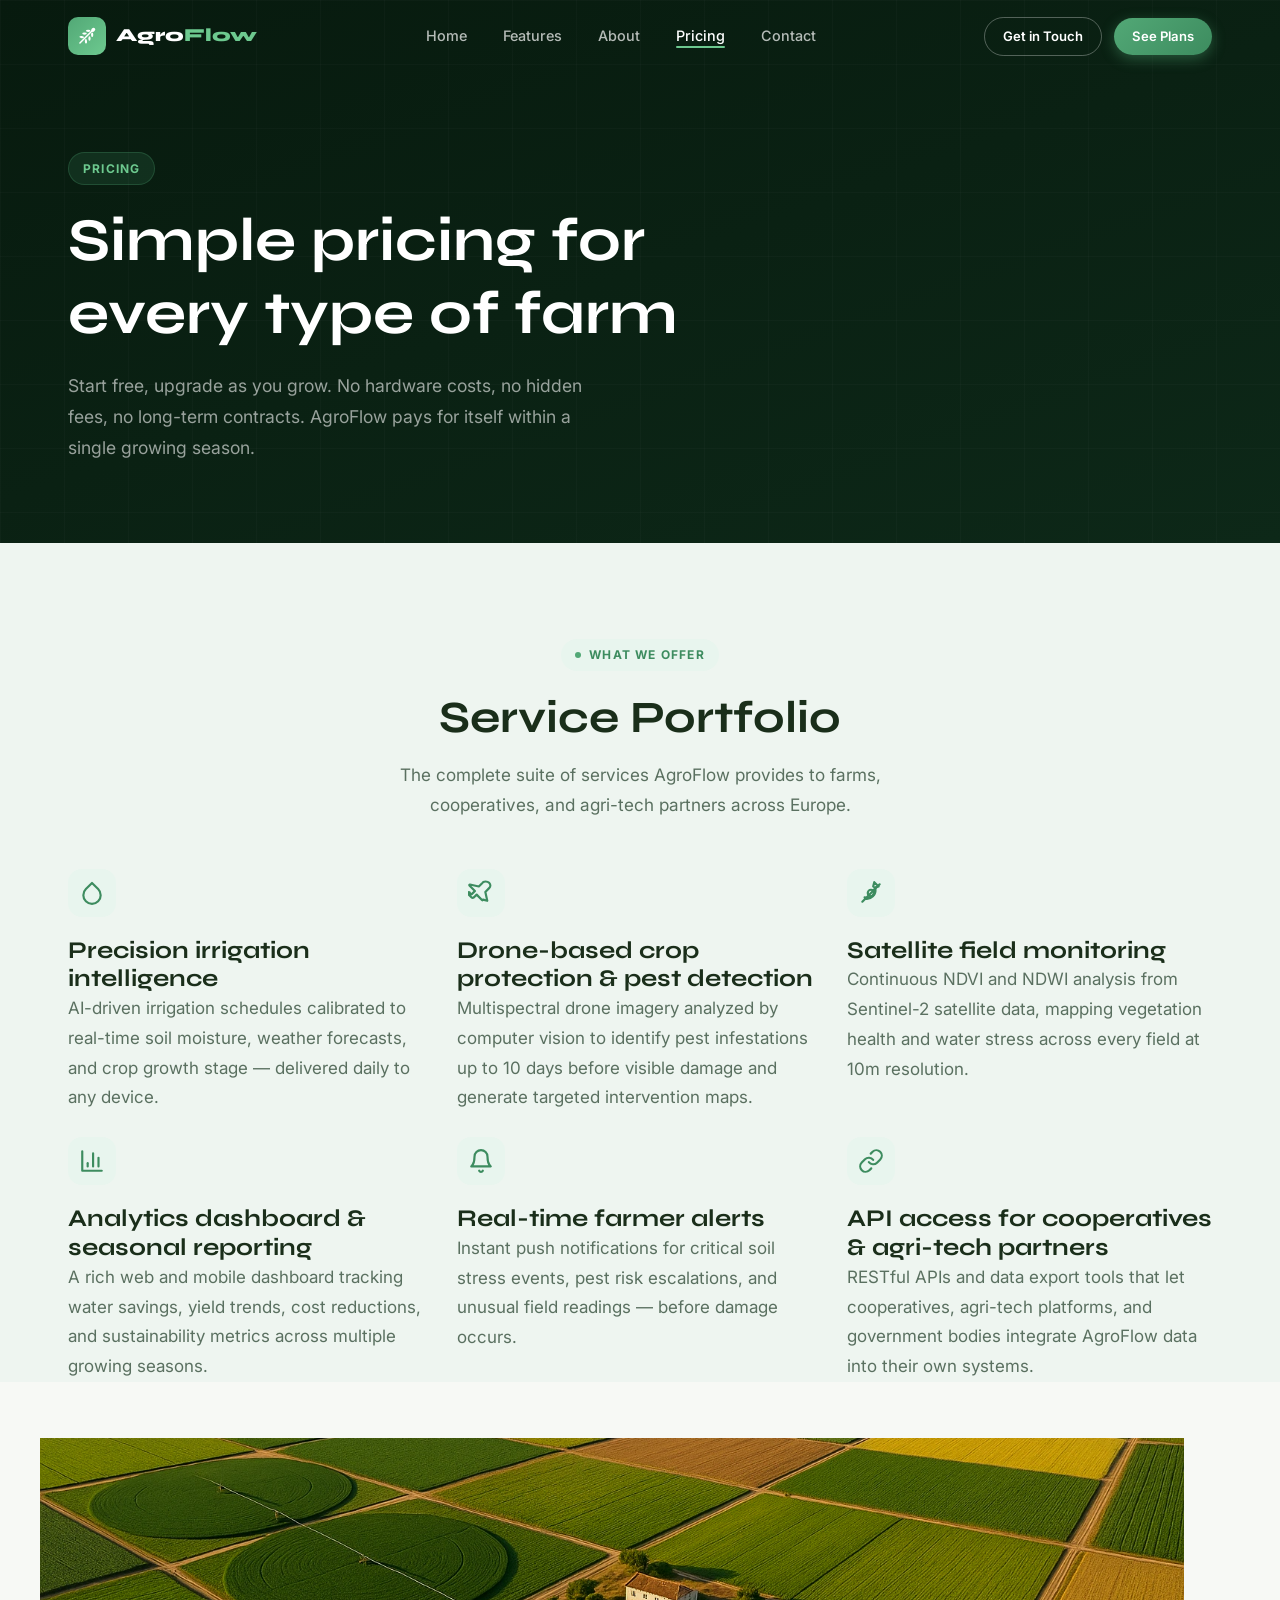
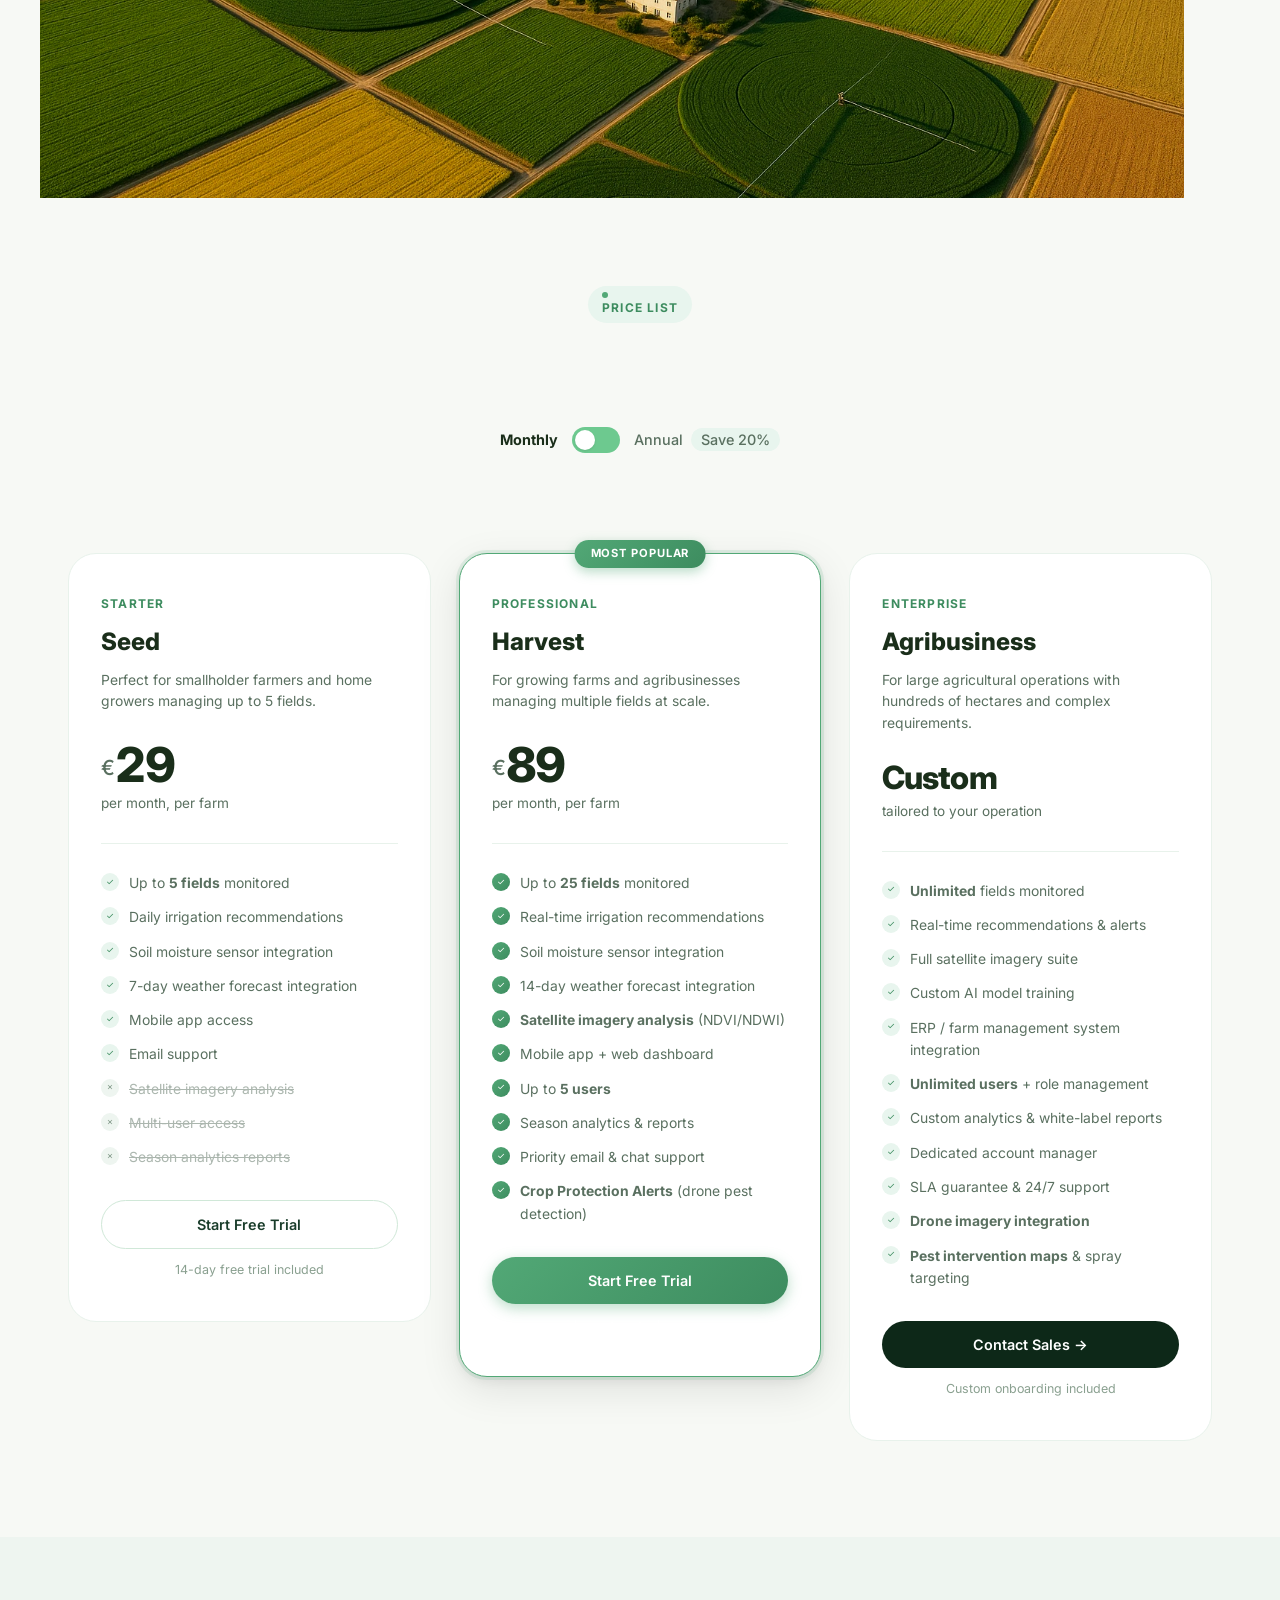
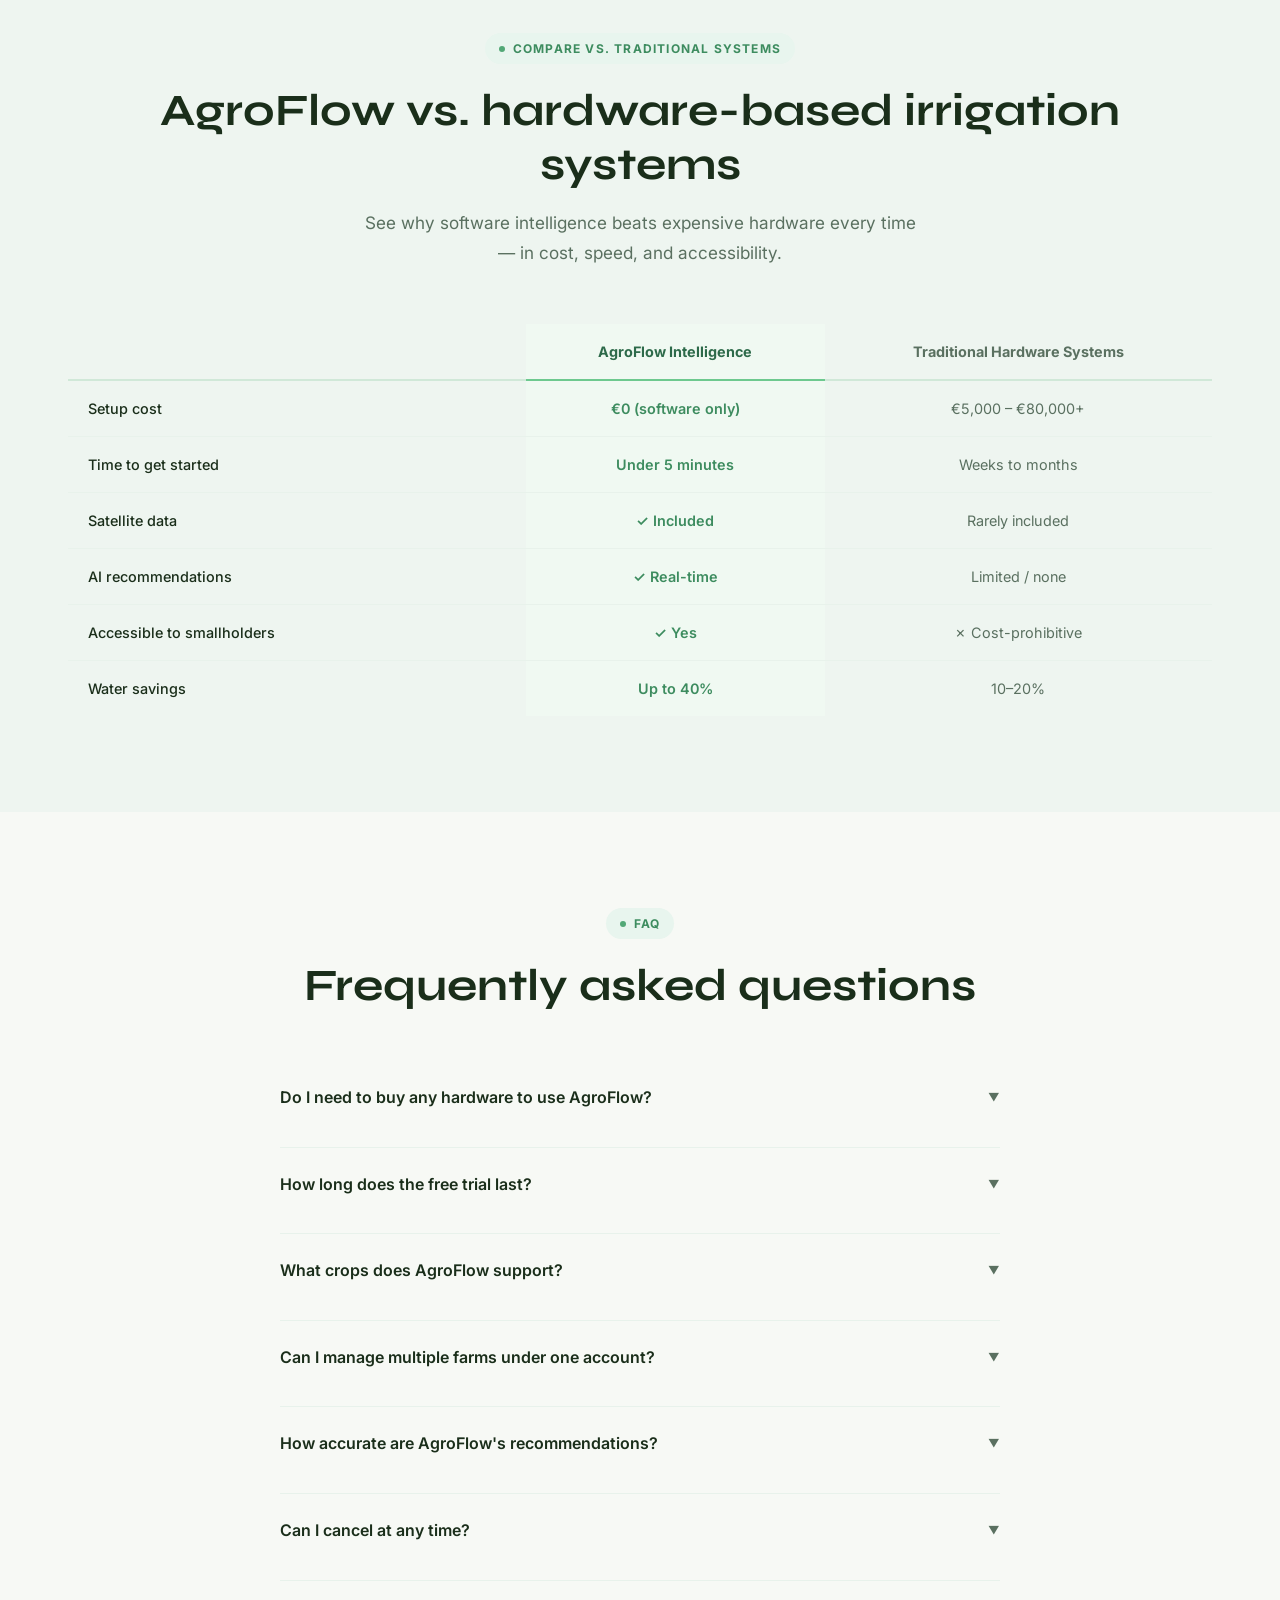
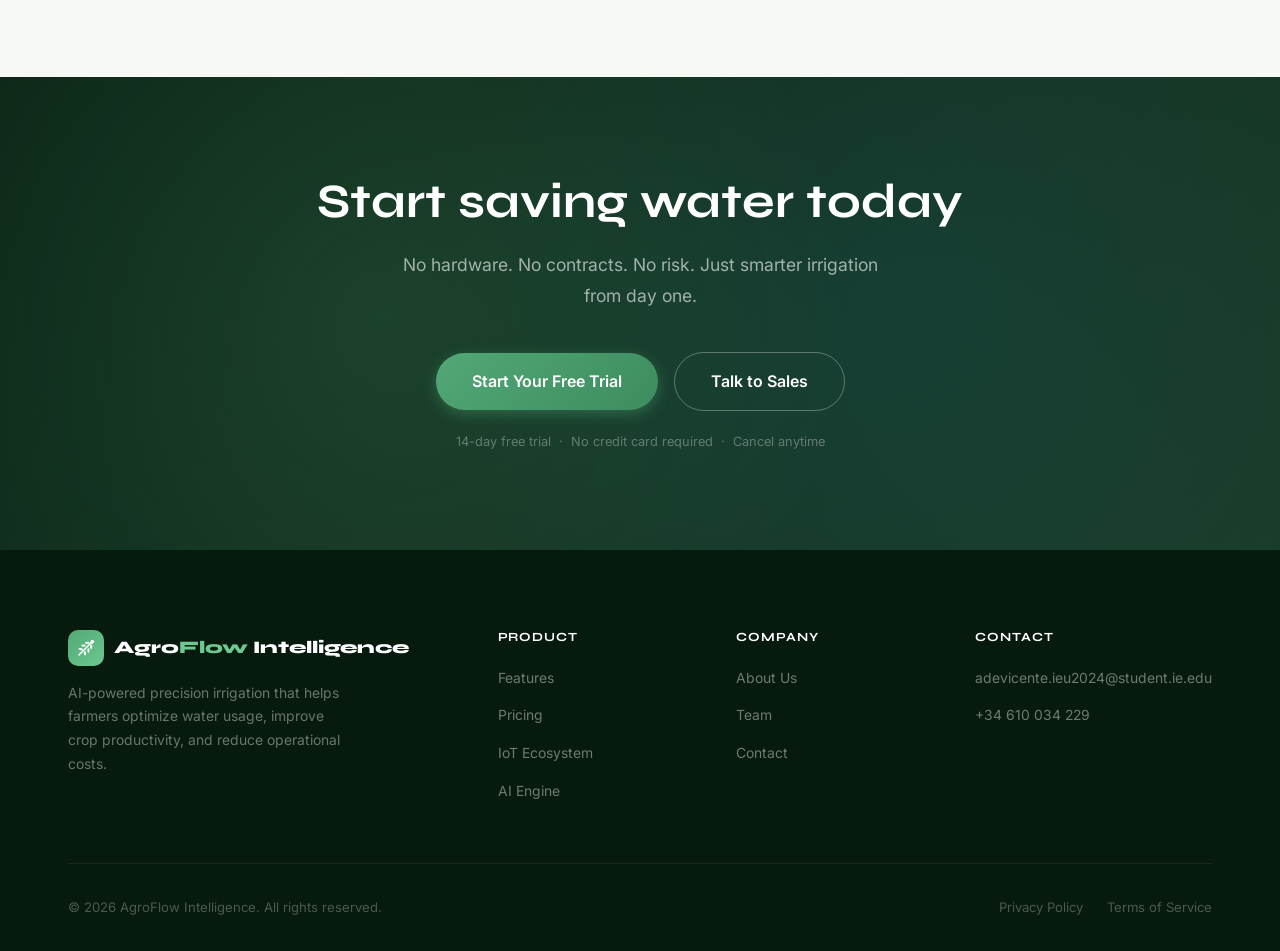
<file: pages/pricing.html>
<!DOCTYPE html>
<html lang="en">
<head>
  <meta charset="UTF-8" />
  <meta name="viewport" content="width=device-width, initial-scale=1.0" />
  <title>Pricing — AgroFlow Intelligence</title>
  <meta name="description" content="Affordable AI-powered irrigation plans for every type of farm. Start free, scale as you grow." />
  <meta http-equiv="Cache-Control" content="no-cache, no-store, must-revalidate" />
  <meta http-equiv="Pragma" content="no-cache" />
  <meta http-equiv="Expires" content="0" />
  <link rel="preconnect" href="https://fonts.googleapis.com" />
  <link rel="preconnect" href="https://fonts.gstatic.com" crossorigin />
  <link href="https://fonts.googleapis.com/css2?family=Syne:wght@700;800&family=Inter:wght@400;500;600;700&display=swap" rel="stylesheet" />
  <link rel="stylesheet" href="../css/main.css" />
  <link rel="stylesheet" href="../css/responsive.css" />
  <style>
    /* TOGGLE SWITCH */
    .billing-toggle {
      display: flex; align-items: center; justify-content: center; gap: 14px;
      margin: 28px 0 0;
    }
    .billing-toggle span {
      font-size: 0.9rem; font-weight: 500; color: var(--text-muted); cursor: pointer;
      transition: color var(--transition);
    }
    .billing-toggle span.active { color: var(--text); font-weight: 700; }
    .toggle-switch {
      position: relative; width: 48px; height: 26px;
      background: var(--green-400); border-radius: var(--radius-full);
      cursor: pointer; transition: background var(--transition); flex-shrink: 0;
    }
    .toggle-switch::after {
      content: ''; position: absolute; width: 20px; height: 20px;
      background: white; border-radius: 50%; top: 3px; left: 3px;
      transition: transform var(--transition); box-shadow: var(--shadow-sm);
    }
    #pricing-toggle { display: none; }
    #pricing-toggle:checked + .billing-toggle .toggle-switch::after { transform: translateX(22px); }
    .save-badge {
      background: var(--green-100); color: var(--green-700);
      font-size: 0.72rem; font-weight: 700; padding: 3px 10px;
      border-radius: var(--radius-full); margin-left: 4px;
    }
    .toggle-save { display: none; }
    #pricing-toggle:checked ~ .toggle-save { display: inline; }
    .faq-item {
      border-bottom: 1px solid var(--border-light); padding: 24px 0;
    }
    .faq-question {
      font-size: 1rem; font-weight: 600; color: var(--text);
      cursor: pointer; display: flex; align-items: center; justify-content: space-between;
      gap: 16px;
    }
    .faq-answer {
      font-size: 0.9rem; color: var(--text-muted); line-height: 1.75;
      margin-top: 12px; max-height: 0; overflow: hidden; transition: max-height 0.4s ease;
    }
    .faq-item.open .faq-answer { max-height: 300px; }
    .faq-arrow { font-size: 0.7rem; transition: transform var(--transition); flex-shrink: 0; color: var(--text-muted); }
    .faq-item.open .faq-arrow { transform: rotate(180deg); }
  </style>
</head>
<body>

  <!-- NAVBAR -->
  <nav class="navbar" id="navbar">
    <div class="nav-inner">
      <a href="../index.html" class="nav-logo">
        <div class="nav-logo-icon"><svg width="20" height="22" viewBox="0 0 20 22" fill="none" xmlns="http://www.w3.org/2000/svg"><g transform="rotate(45 10 11)"><line x1="10" y1="21" x2="10" y2="3" stroke="white" stroke-width="1.5" stroke-linecap="round"/><ellipse cx="10" cy="2.2" rx="1.8" ry="2.2" fill="white"/><ellipse cx="7.2" cy="6.5" rx="2.3" ry="1.1" transform="rotate(-45 7.2 6.5)" fill="white"/><ellipse cx="12.8" cy="6.5" rx="2.3" ry="1.1" transform="rotate(45 12.8 6.5)" fill="white"/><ellipse cx="6.5" cy="11" rx="2.3" ry="1.1" transform="rotate(-45 6.5 11)" fill="white"/><ellipse cx="13.5" cy="11" rx="2.3" ry="1.1" transform="rotate(45 13.5 11)" fill="white"/><ellipse cx="7" cy="15.5" rx="2.3" ry="1.1" transform="rotate(-40 7 15.5)" fill="white"/><ellipse cx="13" cy="15.5" rx="2.3" ry="1.1" transform="rotate(40 13 15.5)" fill="white"/></g></svg></div>
        <span class="nav-logo-text">Agro<span>Flow</span></span>
      </a>
      <ul class="nav-links" id="nav-links">
        <li><a href="../index.html">Home</a></li>
        <li><a href="features.html">Features</a></li>
        <li><a href="about.html">About</a></li>
        <li><a href="pricing.html" class="active">Pricing</a></li>
        <li><a href="contact.html">Contact</a></li>
      </ul>
      <div class="nav-actions">
        <a href="contact.html" class="btn btn-outline btn-sm">Get in Touch</a>
        <a href="#plans" class="btn btn-primary btn-sm">See Plans</a>
        <button class="nav-menu-toggle" id="menu-toggle" aria-label="Toggle menu" aria-expanded="false">
          <span></span><span></span><span></span>
        </button>
      </div>
    </div>
  </nav>

  <!-- PAGE HERO -->
  <section class="page-hero">
    <div class="container">
      <div class="page-hero-label">Pricing</div>
      <h1>Simple pricing for<br/>every type of farm</h1>
      <p>Start free, upgrade as you grow. No hardware costs, no hidden fees, no long-term contracts. AgroFlow pays for itself within a single growing season.</p>
    </div>
  </section>

  <!-- SERVICE PORTFOLIO -->
  <section class="section section-alt" style="padding-bottom:0;">
    <div class="container">
      <div class="text-center">
        <div class="section-label">What We Offer</div>
        <h2 class="section-title">Service Portfolio</h2>
        <p class="section-subtitle">The complete suite of services AgroFlow provides to farms, cooperatives, and agri-tech partners across Europe.</p>
      </div>

      <div style="display:grid; grid-template-columns: repeat(3,1fr); gap:24px; margin-top:48px; margin-bottom:56px;">
        <div class="card fade-up">
          <div class="card-icon">
            <svg xmlns="http://www.w3.org/2000/svg" width="24" height="24" viewBox="0 0 24 24" fill="none" stroke="var(--green-600)" stroke-width="2" stroke-linecap="round" stroke-linejoin="round" aria-hidden="true"><path d="M12 2.69l5.66 5.66a8 8 0 1 1-11.31 0z"/></svg>
          </div>
          <h3>Precision irrigation intelligence</h3>
          <p>AI-driven irrigation schedules calibrated to real-time soil moisture, weather forecasts, and crop growth stage — delivered daily to any device.</p>
        </div>
        <div class="card fade-up delay-1">
          <div class="card-icon">
            <!-- drone (plane surrogate — Lucide has no drone icon) -->
            <svg xmlns="http://www.w3.org/2000/svg" width="24" height="24" viewBox="0 0 24 24" fill="none" stroke="var(--green-600)" stroke-width="2" stroke-linecap="round" stroke-linejoin="round" aria-hidden="true"><path d="M17.8 19.2 16 11l3.5-3.5C21 6 21 4 19.5 2.5S14 1 13.5 2.5L10 6 1.8 4.2a.5.5 0 0 0-.5.8l5.1 5.1-2.7 2.7c-.4.4-1.1.4-1.5 0L1.5 11.5a1 1 0 0 0-1.4 1.4l3 3c.6.6 1.5.7 2.2.3l2.7-2.7 5.1 5.1a.5.5 0 0 0 .8-.5z"/></svg>
          </div>
          <h3>Drone-based crop protection &amp; pest detection</h3>
          <p>Multispectral drone imagery analyzed by computer vision to identify pest infestations up to 10 days before visible damage and generate targeted intervention maps.</p>
        </div>
        <div class="card fade-up delay-2">
          <div class="card-icon">
            <svg xmlns="http://www.w3.org/2000/svg" width="24" height="24" viewBox="0 0 24 24" fill="none" stroke="var(--green-600)" stroke-width="2" stroke-linecap="round" stroke-linejoin="round" aria-hidden="true"><circle cx="12" cy="12" r="3"/><path d="M6.7 17.3A8 8 0 0 0 16 8l-1.4 1.4A6 6 0 0 1 6.1 16z"/><path d="M20 4 4 20"/><path d="m14 6 1-4 4 4-4 1"/></svg>
          </div>
          <h3>Satellite field monitoring</h3>
          <p>Continuous NDVI and NDWI analysis from Sentinel-2 satellite data, mapping vegetation health and water stress across every field at 10m resolution.</p>
        </div>
        <div class="card fade-up delay-3">
          <div class="card-icon">
            <svg xmlns="http://www.w3.org/2000/svg" width="24" height="24" viewBox="0 0 24 24" fill="none" stroke="var(--green-600)" stroke-width="2" stroke-linecap="round" stroke-linejoin="round" aria-hidden="true"><path d="M3 3v18h18"/><path d="M18 17V9"/><path d="M13 17V5"/><path d="M8 17v-3"/></svg>
          </div>
          <h3>Analytics dashboard &amp; seasonal reporting</h3>
          <p>A rich web and mobile dashboard tracking water savings, yield trends, cost reductions, and sustainability metrics across multiple growing seasons.</p>
        </div>
        <div class="card fade-up" style="transition-delay:0.4s;">
          <div class="card-icon">
            <svg xmlns="http://www.w3.org/2000/svg" width="24" height="24" viewBox="0 0 24 24" fill="none" stroke="var(--green-600)" stroke-width="2" stroke-linecap="round" stroke-linejoin="round" aria-hidden="true"><path d="M6 8a6 6 0 0 1 12 0c0 7 3 9 3 9H3s3-2 3-9"/><path d="M10.3 21a1.94 1.94 0 0 0 3.4 0"/></svg>
          </div>
          <h3>Real-time farmer alerts</h3>
          <p>Instant push notifications for critical soil stress events, pest risk escalations, and unusual field readings — before damage occurs.</p>
        </div>
        <div class="card fade-up" style="transition-delay:0.5s;">
          <div class="card-icon">
            <svg xmlns="http://www.w3.org/2000/svg" width="24" height="24" viewBox="0 0 24 24" fill="none" stroke="var(--green-600)" stroke-width="2" stroke-linecap="round" stroke-linejoin="round" aria-hidden="true"><path d="M10 13a5 5 0 0 0 7.54.54l3-3a5 5 0 0 0-7.07-7.07l-1.72 1.71"/><path d="M14 11a5 5 0 0 0-7.54-.54l-3 3a5 5 0 0 0 7.07 7.07l1.71-1.71"/></svg>
          </div>
          <h3>API access for cooperatives &amp; agri-tech partners</h3>
          <p>RESTful APIs and data export tools that let cooperatives, agri-tech platforms, and government bodies integrate AgroFlow data into their own systems.</p>
        </div>
      </div>
    </div>
  </section>

  <!-- PRICE LIST -->
  <div class="container" style="padding-top:0; padding-bottom:0;">
    <!-- Unsplash search: "farm aerial view golden hour crops rows" | target: images/pricing/hero-farm.webp -->
    <img
      src="../images/pricing/hero-farm.webp"
      alt="Aerial view of farm fields at golden hour"
      class="section-img-banner"
      loading="lazy"
    />
  </div>
  <div style="text-align:center; padding:32px 0 8px; background:var(--bg);">
    <div class="section-label" style="display:inline-block;">Price List</div>
  </div>

  <!-- BILLING TOGGLE -->
  <div style="text-align:center; padding: 48px 0 0; background: var(--bg);">
    <label for="pricing-toggle">
      <input type="checkbox" id="pricing-toggle" />
      <div class="billing-toggle">
        <span class="active" id="monthly-label">Monthly</span>
        <div class="toggle-switch"></div>
        <span id="annual-label">Annual <span class="save-badge">Save 20%</span></span>
      </div>
    </label>
  </div>

  <!-- PRICING PLANS -->
  <section class="section" id="plans" style="padding-top: 40px;">
    <div class="container">
      <div class="pricing-grid">

        <!-- STARTER -->
        <div class="pricing-card fade-up">
          <div class="pricing-tier">Starter</div>
          <div class="pricing-name">Seed</div>
          <div class="pricing-desc">Perfect for smallholder farmers and home growers managing up to 5 fields.</div>
          <div class="pricing-price">
            <div>
              <span class="price-currency">€</span><span class="price-amount" data-monthly="29" data-annual="23">29</span>
            </div>
            <div class="price-period">per month, per farm</div>
          </div>
          <ul class="pricing-features">
            <li class="pricing-feature"><div class="feature-check">✓</div><span>Up to <strong>5 fields</strong> monitored</span></li>
            <li class="pricing-feature"><div class="feature-check">✓</div><span>Daily irrigation recommendations</span></li>
            <li class="pricing-feature"><div class="feature-check">✓</div><span>Soil moisture sensor integration</span></li>
            <li class="pricing-feature"><div class="feature-check">✓</div><span>7-day weather forecast integration</span></li>
            <li class="pricing-feature"><div class="feature-check">✓</div><span>Mobile app access</span></li>
            <li class="pricing-feature"><div class="feature-check">✓</div><span>Email support</span></li>
            <li class="pricing-feature"><div class="feature-x">✗</div><span style="text-decoration:line-through; opacity:0.5;">Satellite imagery analysis</span></li>
            <li class="pricing-feature"><div class="feature-x">✗</div><span style="text-decoration:line-through; opacity:0.5;">Multi-user access</span></li>
            <li class="pricing-feature"><div class="feature-x">✗</div><span style="text-decoration:line-through; opacity:0.5;">Season analytics reports</span></li>
          </ul>
          <a href="contact.html" class="btn btn-outline-dark w-full" style="justify-content:center;">Start Free Trial</a>
          <p style="text-align:center; font-size:0.78rem; color:var(--text-light); margin-top:10px;">14-day free trial included</p>
        </div>

        <!-- PRO - FEATURED -->
        <div class="pricing-card featured fade-up delay-1">
          <div class="pricing-badge">Most Popular</div>
          <div class="pricing-tier">Professional</div>
          <div class="pricing-name">Harvest</div>
          <div class="pricing-desc">For growing farms and agribusinesses managing multiple fields at scale.</div>
          <div class="pricing-price">
            <div>
              <span class="price-currency">€</span><span class="price-amount" data-monthly="89" data-annual="71">89</span>
            </div>
            <div class="price-period">per month, per farm</div>
          </div>
          <ul class="pricing-features">
            <li class="pricing-feature"><div class="feature-check">✓</div><span>Up to <strong>25 fields</strong> monitored</span></li>
            <li class="pricing-feature"><div class="feature-check">✓</div><span>Real-time irrigation recommendations</span></li>
            <li class="pricing-feature"><div class="feature-check">✓</div><span>Soil moisture sensor integration</span></li>
            <li class="pricing-feature"><div class="feature-check">✓</div><span>14-day weather forecast integration</span></li>
            <li class="pricing-feature"><div class="feature-check">✓</div><span><strong>Satellite imagery analysis</strong> (NDVI/NDWI)</span></li>
            <li class="pricing-feature"><div class="feature-check">✓</div><span>Mobile app + web dashboard</span></li>
            <li class="pricing-feature"><div class="feature-check">✓</div><span>Up to <strong>5 users</strong></span></li>
            <li class="pricing-feature"><div class="feature-check">✓</div><span>Season analytics &amp; reports</span></li>
            <li class="pricing-feature"><div class="feature-check">✓</div><span>Priority email &amp; chat support</span></li>
            <li class="pricing-feature"><div class="feature-check">✓</div><span><strong>Crop Protection Alerts</strong> (drone pest detection)</span></li>
          </ul>
          <a href="contact.html" class="btn btn-primary w-full" style="justify-content:center;">Start Free Trial</a>
          <p style="text-align:center; font-size:0.78rem; color:rgba(255,255,255,0.5); margin-top:10px;">14-day free trial included</p>
        </div>

        <!-- ENTERPRISE -->
        <div class="pricing-card fade-up delay-2">
          <div class="pricing-tier">Enterprise</div>
          <div class="pricing-name">Agribusiness</div>
          <div class="pricing-desc">For large agricultural operations with hundreds of hectares and complex requirements.</div>
          <div class="pricing-price">
            <div>
              <span class="price-amount" style="font-size:2rem;">Custom</span>
            </div>
            <div class="price-period">tailored to your operation</div>
          </div>
          <ul class="pricing-features">
            <li class="pricing-feature"><div class="feature-check">✓</div><span><strong>Unlimited</strong> fields monitored</span></li>
            <li class="pricing-feature"><div class="feature-check">✓</div><span>Real-time recommendations &amp; alerts</span></li>
            <li class="pricing-feature"><div class="feature-check">✓</div><span>Full satellite imagery suite</span></li>
            <li class="pricing-feature"><div class="feature-check">✓</div><span>Custom AI model training</span></li>
            <li class="pricing-feature"><div class="feature-check">✓</div><span>ERP / farm management system integration</span></li>
            <li class="pricing-feature"><div class="feature-check">✓</div><span><strong>Unlimited users</strong> + role management</span></li>
            <li class="pricing-feature"><div class="feature-check">✓</div><span>Custom analytics &amp; white-label reports</span></li>
            <li class="pricing-feature"><div class="feature-check">✓</div><span>Dedicated account manager</span></li>
            <li class="pricing-feature"><div class="feature-check">✓</div><span>SLA guarantee &amp; 24/7 support</span></li>
            <li class="pricing-feature"><div class="feature-check">✓</div><span><strong>Drone imagery integration</strong></span></li>
            <li class="pricing-feature"><div class="feature-check">✓</div><span><strong>Pest intervention maps</strong> &amp; spray targeting</span></li>
          </ul>
          <a href="contact.html" class="btn btn-dark w-full" style="justify-content:center;">Contact Sales →</a>
          <p style="text-align:center; font-size:0.78rem; color:var(--text-light); margin-top:10px;">Custom onboarding included</p>
        </div>

      </div>
    </div>
  </section>

  <!-- COMPARISON BANNER -->
  <section class="section section-alt">
    <div class="container">
      <div class="text-center">
        <div class="section-label">Compare vs. Traditional Systems</div>
        <h2 class="section-title">AgroFlow vs. hardware-based irrigation systems</h2>
        <p class="section-subtitle">See why software intelligence beats expensive hardware every time — in cost, speed, and accessibility.</p>
      </div>

      <div style="margin-top:56px; overflow-x:auto;">
        <table style="width:100%; border-collapse:collapse; min-width:600px;">
          <thead>
            <tr>
              <th style="text-align:left; padding:16px 20px; font-size:0.82rem; text-transform:uppercase; letter-spacing:0.06em; color:var(--text-muted); border-bottom:2px solid var(--border); width:40%;"></th>
              <th style="text-align:center; padding:16px 20px; font-size:0.9rem; font-weight:700; color:var(--green-700); border-bottom:2px solid var(--green-400); background:var(--green-50);">AgroFlow Intelligence</th>
              <th style="text-align:center; padding:16px 20px; font-size:0.9rem; font-weight:700; color:var(--text-muted); border-bottom:2px solid var(--border);">Traditional Hardware Systems</th>
            </tr>
          </thead>
          <tbody>
            <tr style="border-bottom:1px solid var(--border-light);">
              <td style="padding:16px 20px; font-size:0.9rem; font-weight:500; color:var(--text);">Setup cost</td>
              <td style="padding:16px 20px; text-align:center; font-size:0.9rem; font-weight:600; color:var(--green-600); background:var(--green-50);">€0 (software only)</td>
              <td style="padding:16px 20px; text-align:center; font-size:0.9rem; color:var(--text-muted);">€5,000 – €80,000+</td>
            </tr>
            <tr style="border-bottom:1px solid var(--border-light);">
              <td style="padding:16px 20px; font-size:0.9rem; font-weight:500; color:var(--text);">Time to get started</td>
              <td style="padding:16px 20px; text-align:center; font-size:0.9rem; font-weight:600; color:var(--green-600); background:var(--green-50);">Under 5 minutes</td>
              <td style="padding:16px 20px; text-align:center; font-size:0.9rem; color:var(--text-muted);">Weeks to months</td>
            </tr>
            <tr style="border-bottom:1px solid var(--border-light);">
              <td style="padding:16px 20px; font-size:0.9rem; font-weight:500; color:var(--text);">Satellite data</td>
              <td style="padding:16px 20px; text-align:center; font-size:0.9rem; font-weight:600; color:var(--green-600); background:var(--green-50);">✓ Included</td>
              <td style="padding:16px 20px; text-align:center; font-size:0.9rem; color:var(--text-muted);">Rarely included</td>
            </tr>
            <tr style="border-bottom:1px solid var(--border-light);">
              <td style="padding:16px 20px; font-size:0.9rem; font-weight:500; color:var(--text);">AI recommendations</td>
              <td style="padding:16px 20px; text-align:center; font-size:0.9rem; font-weight:600; color:var(--green-600); background:var(--green-50);">✓ Real-time</td>
              <td style="padding:16px 20px; text-align:center; font-size:0.9rem; color:var(--text-muted);">Limited / none</td>
            </tr>
            <tr style="border-bottom:1px solid var(--border-light);">
              <td style="padding:16px 20px; font-size:0.9rem; font-weight:500; color:var(--text);">Accessible to smallholders</td>
              <td style="padding:16px 20px; text-align:center; font-size:0.9rem; font-weight:600; color:var(--green-600); background:var(--green-50);">✓ Yes</td>
              <td style="padding:16px 20px; text-align:center; font-size:0.9rem; color:var(--text-muted);">✗ Cost-prohibitive</td>
            </tr>
            <tr>
              <td style="padding:16px 20px; font-size:0.9rem; font-weight:500; color:var(--text);">Water savings</td>
              <td style="padding:16px 20px; text-align:center; font-size:0.9rem; font-weight:600; color:var(--green-600); background:var(--green-50);">Up to 40%</td>
              <td style="padding:16px 20px; text-align:center; font-size:0.9rem; color:var(--text-muted);">10–20%</td>
            </tr>
          </tbody>
        </table>
      </div>
    </div>
  </section>

  <!-- FAQ -->
  <section class="section">
    <div class="container">
      <div class="text-center mb-48">
        <div class="section-label">FAQ</div>
        <h2 class="section-title">Frequently asked questions</h2>
      </div>

      <div style="max-width:720px; margin: 0 auto;">
        <div class="faq-item">
          <div class="faq-question">
            Do I need to buy any hardware to use AgroFlow?
            <span class="faq-arrow">▼</span>
          </div>
          <div class="faq-answer">
            No hardware is required to get started. AgroFlow works with publicly available satellite data and weather APIs from day one. If you already have soil moisture sensors, you can integrate them via our open API for even more precision. Hardware is optional, not a prerequisite.
          </div>
        </div>
        <div class="faq-item">
          <div class="faq-question">
            How long does the free trial last?
            <span class="faq-arrow">▼</span>
          </div>
          <div class="faq-answer">
            All plans include a 14-day free trial with full access to every feature in that tier. No credit card is required to start. At the end of the trial, you choose whether to subscribe or not — no automatic charges.
          </div>
        </div>
        <div class="faq-item">
          <div class="faq-question">
            What crops does AgroFlow support?
            <span class="faq-arrow">▼</span>
          </div>
          <div class="faq-answer">
            AgroFlow currently supports over 120 crop varieties including wheat, corn, tomato, olive, citrus, grape, rice, potato, soybean, and more. Our crop library is continuously expanding — if your crop isn't listed, contact us and we'll add it.
          </div>
        </div>
        <div class="faq-item">
          <div class="faq-question">
            Can I manage multiple farms under one account?
            <span class="faq-arrow">▼</span>
          </div>
          <div class="faq-answer">
            Yes. The Harvest (Pro) plan supports up to 25 fields and 5 users per farm. For larger organizations managing multiple distinct farm locations, the Agribusiness (Enterprise) plan offers unlimited fields and multi-farm management with role-based access control.
          </div>
        </div>
        <div class="faq-item">
          <div class="faq-question">
            How accurate are AgroFlow's recommendations?
            <span class="faq-arrow">▼</span>
          </div>
          <div class="faq-answer">
            AgroFlow combines four independent data sources — soil sensors, weather forecasts, satellite imagery, and crop models — to generate recommendations with over 90% accuracy across our pilot farms. Accuracy improves over time as the AI learns the specific conditions of your fields.
          </div>
        </div>
        <div class="faq-item">
          <div class="faq-question">
            Can I cancel at any time?
            <span class="faq-arrow">▼</span>
          </div>
          <div class="faq-answer">
            Absolutely. There are no long-term contracts and no cancellation fees. You can cancel your subscription at any time from your account settings. If you're on an annual plan, you'll retain access until the end of your paid period.
          </div>
        </div>
      </div>
    </div>
  </section>

  <!-- CTA -->
  <section class="cta-section">
    <div class="container">
      <h2>Start saving water today</h2>
      <p class="lead">No hardware. No contracts. No risk. Just smarter irrigation from day one.</p>
      <div class="cta-actions">
        <a href="contact.html" class="btn btn-primary btn-lg">Start Your Free Trial</a>
        <a href="contact.html" class="btn btn-outline btn-lg">Talk to Sales</a>
      </div>
      <p class="cta-note">14-day free trial &nbsp;·&nbsp; No credit card required &nbsp;·&nbsp; Cancel anytime</p>
    </div>
  </section>

  <!-- FOOTER -->
  <footer class="footer">
    <div class="container">
      <div class="footer-grid">
        <div class="footer-brand">
          <div class="footer-brand-logo">
            <div class="footer-brand-icon"><svg width="20" height="22" viewBox="0 0 20 22" fill="none" xmlns="http://www.w3.org/2000/svg"><g transform="rotate(45 10 11)"><line x1="10" y1="21" x2="10" y2="3" stroke="white" stroke-width="1.5" stroke-linecap="round"/><ellipse cx="10" cy="2.2" rx="1.8" ry="2.2" fill="white"/><ellipse cx="7.2" cy="6.5" rx="2.3" ry="1.1" transform="rotate(-45 7.2 6.5)" fill="white"/><ellipse cx="12.8" cy="6.5" rx="2.3" ry="1.1" transform="rotate(45 12.8 6.5)" fill="white"/><ellipse cx="6.5" cy="11" rx="2.3" ry="1.1" transform="rotate(-45 6.5 11)" fill="white"/><ellipse cx="13.5" cy="11" rx="2.3" ry="1.1" transform="rotate(45 13.5 11)" fill="white"/><ellipse cx="7" cy="15.5" rx="2.3" ry="1.1" transform="rotate(-40 7 15.5)" fill="white"/><ellipse cx="13" cy="15.5" rx="2.3" ry="1.1" transform="rotate(40 13 15.5)" fill="white"/></g></svg></div>
            <span class="footer-brand-name">Agro<span>Flow</span> Intelligence</span>
          </div>
          <p>AI-powered precision irrigation that helps farmers optimize water usage, improve crop productivity, and reduce operational costs.</p>
        </div>
        <div class="footer-col">
          <h5>Product</h5>
          <ul>
            <li><a href="features.html">Features</a></li>
            <li><a href="pricing.html">Pricing</a></li>
            <li><a href="features.html#ecosystem">IoT Ecosystem</a></li>
            <li><a href="features.html#ai">AI Engine</a></li>
          </ul>
        </div>
        <div class="footer-col">
          <h5>Company</h5>
          <ul>
            <li><a href="about.html">About Us</a></li>
            <li><a href="about.html#team">Team</a></li>
            <li><a href="contact.html">Contact</a></li>
          </ul>
        </div>
        <div class="footer-col">
          <h5>Contact</h5>
          <ul>
            <li><a href="mailto:adevicente.ieu2024@student.ie.edu">adevicente.ieu2024@student.ie.edu</a></li>
            <li><a href="tel:+34610034229">+34 610 034 229</a></li>
          </ul>
        </div>
      </div>
      <div class="footer-bottom">
        <p>© 2026 AgroFlow Intelligence. All rights reserved.</p>
        <div class="footer-bottom-links">
          <a href="#">Privacy Policy</a>
          <a href="#">Terms of Service</a>
        </div>
      </div>
    </div>
  </footer>

  <script src="../js/main.js"></script>
  <script>
    // FAQ accordion
    document.querySelectorAll('.faq-question').forEach(q => {
      q.addEventListener('click', () => {
        const item = q.closest('.faq-item');
        const wasOpen = item.classList.contains('open');
        document.querySelectorAll('.faq-item').forEach(i => i.classList.remove('open'));
        if (!wasOpen) item.classList.add('open');
      });
    });

    // Pricing toggle labels
    const toggle = document.getElementById('pricing-toggle');
    const monthlyLabel = document.getElementById('monthly-label');
    const annualLabel  = document.getElementById('annual-label');
    const priceAmounts = document.querySelectorAll('.price-amount[data-monthly]');

    toggle.addEventListener('change', () => {
      const annual = toggle.checked;
      monthlyLabel.classList.toggle('active', !annual);
      annualLabel.classList.toggle('active', annual);
      priceAmounts.forEach(el => {
        el.textContent = annual ? el.dataset.annual : el.dataset.monthly;
      });
    });
  </script>
</body>
</html>
</file>
<file: css/main.css>
/* ============================================
   AGROFLOW INTELLIGENCE — MAIN STYLESHEET
   ============================================ */

/* 1. RESET & BASE */
*, *::before, *::after { box-sizing: border-box; margin: 0; padding: 0; }
html { scroll-behavior: smooth; font-size: 16px; }
body { font-family: 'Inter', sans-serif; background-color: #f7f9f5; color: #1a2e1a; line-height: 1.6; overflow-x: hidden; }
img { max-width: 100%; display: block; }
a { text-decoration: none; color: inherit; }
ul { list-style: none; }

/* 2. CSS VARIABLES */
:root {
  --green-950: #071a0e;
  --green-900: #0d2818;
  --green-800: #1a3d2b;
  --green-700: #2d6a4a;
  --green-600: #3d8c5f;
  --green-500: #52a876;
  --green-400: #6dc98f;
  --green-300: #95dba8;
  --green-100: #e8f5ee;
  --green-50:  #f0f9f2;
  --blue-700: #1565a8;
  --blue-500: #2196c4;
  --blue-300: #56b4d3;
  --blue-100: #e0f4fd;
  --amber-500: #f5a623;
  --amber-100: #fef3dc;
  --white: #ffffff;
  --bg:    #f7f9f5;
  --bg-alt: #eef5f0;
  --text:       #1a2e1a;
  --text-muted: #5a7060;
  --text-light: #8aa090;
  --border:      #d0e8d8;
  --border-light: #e8f2eb;
  --shadow-sm: 0 1px 3px rgba(0,0,0,0.06), 0 1px 2px rgba(0,0,0,0.04);
  --shadow-md: 0 4px 12px rgba(0,0,0,0.08), 0 2px 4px rgba(0,0,0,0.04);
  --shadow-lg: 0 12px 40px rgba(0,0,0,0.1), 0 4px 12px rgba(0,0,0,0.06);
  --shadow-xl: 0 24px 60px rgba(0,0,0,0.12), 0 8px 20px rgba(0,0,0,0.06);
  --radius-sm: 6px;
  --radius-md: 12px;
  --radius-lg: 20px;
  --radius-xl: 28px;
  --radius-full: 999px;
  --transition: 0.25s ease;
  --transition-slow: 0.4s ease;
  --nav-height: 72px;
  --section-pad: 96px;
}

/* 3. TYPOGRAPHY */
h1, h2, h3, h4, h5, h6 { font-family: 'Syne', 'Montserrat', sans-serif; font-weight: 700; line-height: 1.2; color: var(--text); }
h1 { font-size: clamp(2.2rem, 5vw, 3.8rem); }
h2 { font-size: clamp(1.8rem, 3.5vw, 2.8rem); }
h3 { font-size: clamp(1.1rem, 2vw, 1.5rem); }
h4 { font-size: 1.05rem; }
p  { color: var(--text-muted); font-size: 1.0625rem; line-height: 1.75; }

.section-label {
  display: inline-flex; align-items: center; gap: 8px;
  font-size: 0.75rem; font-weight: 700; letter-spacing: 0.1em; text-transform: uppercase;
  color: var(--green-600); background: var(--green-100);
  padding: 6px 14px; border-radius: var(--radius-full); margin-bottom: 20px;
}
.section-label::before {
  content: ''; width: 6px; height: 6px; border-radius: 50%;
  background: var(--green-500); display: block;
}
.section-title { margin-bottom: 16px; }
.section-subtitle { font-size: 1.075rem; color: var(--text-muted); max-width: 560px; line-height: 1.75; }
.text-center { text-align: center; }
.text-center .section-subtitle { margin-left: auto; margin-right: auto; }

/* 4. LAYOUT */
.container { max-width: 1200px; margin: 0 auto; padding: 0 28px; }
.section { padding: var(--section-pad) 0; }
.section-alt { background: var(--bg-alt); }
.section-dark { background: var(--green-900); }
.grid-2 { display: grid; grid-template-columns: 1fr 1fr; gap: 48px; align-items: center; }
.grid-3 { display: grid; grid-template-columns: repeat(3,1fr); gap: 32px; }
.grid-4 { display: grid; grid-template-columns: repeat(4,1fr); gap: 28px; }
.flex { display: flex; align-items: center; }
.flex-between { display: flex; align-items: center; justify-content: space-between; }
.gap-8  { gap: 8px; }
.gap-16 { gap: 16px; }
.gap-24 { gap: 24px; }
.mb-8   { margin-bottom: 8px; }
.mb-16  { margin-bottom: 16px; }
.mb-24  { margin-bottom: 24px; }
.mb-32  { margin-bottom: 32px; }
.mb-48  { margin-bottom: 48px; }
.mb-60  { margin-bottom: 60px; }
.w-full { width: 100%; }

/* 5. NAVBAR */
.navbar {
  position: fixed; top: 0; left: 0; right: 0; z-index: 1000;
  height: var(--nav-height); display: flex; align-items: center;
  transition: background var(--transition), box-shadow var(--transition);
}
.navbar.scrolled {
  background: rgba(7,26,14,0.96);
  backdrop-filter: blur(16px); -webkit-backdrop-filter: blur(16px);
  box-shadow: 0 1px 0 rgba(255,255,255,0.07);
}
.nav-inner {
  display: flex; align-items: center; justify-content: space-between;
  width: 100%; max-width: 1200px; margin: 0 auto; padding: 0 28px;
}
.nav-logo { display: flex; align-items: center; gap: 10px; }
.nav-logo-icon {
  width: 38px; height: 38px;
  background: linear-gradient(135deg, var(--green-500), var(--green-400));
  border-radius: 10px; display: flex; align-items: center; justify-content: center; font-size: 19px;
}
.nav-logo-text { font-family: 'Syne','Montserrat',sans-serif; font-weight: 800; font-size: 1.15rem; color: var(--white); }
.nav-logo-text span { color: var(--green-400); }
.nav-links { display: flex; align-items: center; gap: 36px; }
.nav-links a {
  color: rgba(255,255,255,0.7); font-size: 0.9rem; font-weight: 500;
  transition: color var(--transition); position: relative;
}
.nav-links a::after {
  content: ''; position: absolute; bottom: -4px; left: 0; right: 0;
  height: 2px; background: var(--green-400);
  transform: scaleX(0); transition: transform var(--transition); border-radius: 1px;
}
.nav-links a:hover { color: var(--white); }
.nav-links a:hover::after, .nav-links a.active::after { transform: scaleX(1); }
.nav-links a.active { color: var(--white); }
.nav-actions { display: flex; align-items: center; gap: 12px; }
.nav-menu-toggle { display: none; flex-direction: column; gap: 5px; cursor: pointer; padding: 4px; }
.nav-menu-toggle span { display: block; width: 24px; height: 2px; background: var(--white); border-radius: 2px; transition: var(--transition); }

/* 6. BUTTONS */
.btn {
  display: inline-flex; align-items: center; justify-content: center; gap: 8px;
  padding: 12px 24px; border-radius: var(--radius-full);
  font-family: 'Inter',sans-serif; font-weight: 600; font-size: 0.9rem;
  cursor: pointer; transition: all var(--transition); border: none; text-decoration: none; white-space: nowrap;
}
.btn-primary {
  background: linear-gradient(135deg, var(--green-500), var(--green-600));
  color: var(--white); box-shadow: 0 4px 14px rgba(82,168,118,0.4);
}
.btn-primary:hover {
  background: linear-gradient(135deg, var(--green-400), var(--green-500));
  box-shadow: 0 6px 20px rgba(82,168,118,0.5); transform: translateY(-1px);
}
.btn-outline {
  background: transparent; color: var(--white); border: 1.5px solid rgba(255,255,255,0.3);
}
.btn-outline:hover { background: rgba(255,255,255,0.08); border-color: rgba(255,255,255,0.55); }
.btn-outline-dark {
  background: transparent; color: var(--green-800); border: 1.5px solid var(--border);
}
.btn-outline-dark:hover { background: var(--green-50); border-color: var(--green-400); color: var(--green-700); }
.btn-dark { background: var(--green-900); color: var(--white); }
.btn-dark:hover { background: var(--green-800); transform: translateY(-1px); }
.btn-lg { padding: 16px 36px; font-size: 1rem; }
.btn-sm { padding: 8px 18px; font-size: 0.82rem; }

/* 7. HERO */
.hero {
  min-height: 100vh;
  background: linear-gradient(160deg, var(--green-950) 0%, var(--green-900) 50%, var(--green-800) 100%);
  display: flex; align-items: center;
  position: relative; overflow: hidden; padding-top: var(--nav-height);
}
.hero::before {
  content: ''; position: absolute; inset: 0;
  background-image:
    radial-gradient(circle at 20% 50%, rgba(82,168,118,0.13) 0%, transparent 50%),
    radial-gradient(circle at 80% 20%, rgba(33,150,196,0.09) 0%, transparent 40%),
    radial-gradient(circle at 60% 85%, rgba(82,168,118,0.07) 0%, transparent 35%);
}
.hero-grid-bg {
  position: absolute; inset: 0;
  background-image:
    linear-gradient(rgba(255,255,255,0.025) 1px, transparent 1px),
    linear-gradient(90deg, rgba(255,255,255,0.025) 1px, transparent 1px);
  background-size: 64px 64px;
}
.hero-inner {
  position: relative; z-index: 2;
  display: grid; grid-template-columns: 1fr 1fr; gap: 60px; align-items: center;
  padding: 80px 28px; max-width: 1200px; margin: 0 auto; width: 100%;
}
.hero-badge {
  display: inline-flex; align-items: center; gap: 8px;
  background: rgba(82,168,118,0.14); border: 1px solid rgba(82,168,118,0.28);
  color: var(--green-300); font-size: 0.75rem; font-weight: 600;
  letter-spacing: 0.08em; text-transform: uppercase;
  padding: 7px 16px; border-radius: var(--radius-full); margin-bottom: 28px;
}
.hero-badge-dot {
  width: 7px; height: 7px; border-radius: 50%; background: var(--green-400);
  animation: pulse-dot 2s infinite;
}
@keyframes pulse-dot {
  0%,100% { opacity:1; transform:scale(1); }
  50%      { opacity:0.5; transform:scale(0.75); }
}
.hero-title { font-size: clamp(2.4rem,5vw,4rem); color: var(--white); line-height: 1.1; margin-bottom: 24px; }
.hero-title .highlight {
  background: linear-gradient(135deg, var(--green-400), #b5e8c4);
  -webkit-background-clip: text; -webkit-text-fill-color: transparent; background-clip: text;
}
.hero-subtitle { font-size: 1.075rem; color: rgba(255,255,255,0.62); line-height: 1.75; margin-bottom: 40px; max-width: 500px; }
.hero-actions { display: flex; align-items: center; gap: 16px; flex-wrap: wrap; }
.hero-stats {
  display: flex; gap: 40px; margin-top: 56px; padding-top: 40px;
  border-top: 1px solid rgba(255,255,255,0.08);
}
.hero-stat-value { font-family: 'Syne','Montserrat',sans-serif; font-size: 2rem; font-weight: 800; color: var(--white); line-height: 1; }
.hero-stat-value span { color: var(--green-400); }
.hero-stat-label { font-size: 0.8rem; color: rgba(255,255,255,0.45); margin-top: 4px; }

/* HERO DASHBOARD */
.hero-visual { position: relative; }
.dashboard-card {
  background: rgba(255,255,255,0.055);
  backdrop-filter: blur(24px); -webkit-backdrop-filter: blur(24px);
  border: 1px solid rgba(255,255,255,0.1);
  border-radius: var(--radius-xl); padding: 28px;
  box-shadow: 0 24px 64px rgba(0,0,0,0.35);
}
.dashboard-header { display: flex; align-items: center; justify-content: space-between; margin-bottom: 24px; }
.dashboard-title { font-family: 'Syne','Montserrat',sans-serif; font-size: 0.9rem; font-weight: 700; color: var(--white); }
.dashboard-live {
  display: flex; align-items: center; gap: 6px; font-size: 0.7rem; font-weight: 600;
  color: var(--green-400); background: rgba(82,168,118,0.15); padding: 4px 10px; border-radius: var(--radius-full);
}
.live-dot { width: 6px; height: 6px; border-radius: 50%; background: var(--green-400); animation: pulse-dot 1.5s infinite; }
.dashboard-field {
  background: rgba(255,255,255,0.04); border: 1px solid rgba(255,255,255,0.07);
  border-radius: var(--radius-md); padding: 16px; margin-bottom: 14px;
}
.field-name { font-size: 0.68rem; text-transform: uppercase; letter-spacing: 0.08em; color: rgba(255,255,255,0.38); margin-bottom: 12px; }
.metric-row { display: flex; align-items: center; justify-content: space-between; margin-bottom: 8px; }
.metric-label { font-size: 0.8rem; color: rgba(255,255,255,0.58); }
.metric-value { font-size: 0.8rem; font-weight: 600; color: var(--white); }
.progress-bar { height: 5px; background: rgba(255,255,255,0.1); border-radius: 3px; overflow: hidden; margin-top: 4px; }
.progress-fill { height: 100%; border-radius: 3px; background: linear-gradient(90deg, var(--green-500), var(--green-400)); }
.progress-fill.blue { background: linear-gradient(90deg, var(--blue-500), var(--blue-300)); }
.dashboard-recommendation {
  background: linear-gradient(135deg, rgba(82,168,118,0.18), rgba(33,150,196,0.1));
  border: 1px solid rgba(82,168,118,0.28); border-radius: var(--radius-md); padding: 16px; margin-bottom: 14px;
}
.rec-label { font-size: 0.66rem; text-transform: uppercase; letter-spacing: 0.1em; color: var(--green-400); font-weight: 700; margin-bottom: 6px; }
.rec-text { font-size: 0.83rem; color: var(--white); font-weight: 500; line-height: 1.5; }
.rec-savings { display: inline-block; margin-top: 8px; font-size: 0.73rem; color: var(--green-400); font-weight: 600; }
.dashboard-apply-btn {
  width: 100%; padding: 12px; background: linear-gradient(135deg, var(--green-500), var(--green-600));
  border: none; border-radius: var(--radius-md); color: var(--white);
  font-size: 0.85rem; font-weight: 600; cursor: pointer; transition: all var(--transition);
}
.dashboard-apply-btn:hover { background: linear-gradient(135deg, var(--green-400), var(--green-500)); transform: translateY(-1px); }

.floating-chip {
  position: absolute; background: var(--white); border-radius: var(--radius-md);
  padding: 10px 14px; box-shadow: var(--shadow-lg);
  font-size: 0.78rem; font-weight: 600; color: var(--text);
  display: flex; align-items: center; gap: 8px; animation: float 4s ease-in-out infinite;
}
.chip-icon {
  width: 28px; height: 28px; border-radius: 8px;
  display: flex; align-items: center; justify-content: center; font-size: 14px;
}
.chip-top { top: -20px; right: 16px; animation-delay: 0s; }
.chip-bottom { bottom: -16px; left: 20px; animation-delay: 2s; }
@keyframes float {
  0%,100% { transform: translateY(0); }
  50%      { transform: translateY(-8px); }
}

/* 8. STATS STRIP */
.stats-strip { background: var(--green-800); padding: 60px 0; }
.stats-grid { display: grid; grid-template-columns: repeat(4,1fr); }
.stat-item { text-align: center; padding: 20px 0; position: relative; }
.stat-item:not(:last-child)::after {
  content: ''; position: absolute; right: 0; top: 20%; height: 60%;
  width: 1px; background: rgba(255,255,255,0.1);
}
.stat-number { font-family: 'Syne','Montserrat',sans-serif; font-size: 2.8rem; font-weight: 800; color: var(--white); line-height: 1; margin-bottom: 8px; }
.stat-number .accent { color: var(--green-400); }
.stat-description { font-size: 0.86rem; color: rgba(255,255,255,0.5); line-height: 1.4; }

/* 9. PROBLEM / SOLUTION */
.problem-solution { display: grid; grid-template-columns: 1fr 1fr; }
.problem-side { background: var(--green-900); padding: 80px 64px; }
.solution-side { background: var(--green-800); padding: 80px 64px; }

/* inline circle + list row inside each dark panel */
.panel-inline {
  display: flex;
  gap: 24px;
  align-items: flex-start;
  margin-top: 24px;
}
.panel-inline--reverse { flex-direction: row-reverse; }
.panel-inline .panel-circle {
  width: 160px; height: 160px; border-radius: 50%;
  overflow: hidden; flex-shrink: 0;
  box-shadow: 0 0 0 3px rgba(255,255,255,0.07), 0 0 0 7px rgba(82,168,118,0.3), var(--shadow-lg);
  transition: transform 0.5s ease;
}
.panel-inline .panel-circle img {
  width: 100%; height: 100%; object-fit: cover;
  filter: brightness(0.92) contrast(1.06) saturate(1.08);
  transition: transform 0.7s ease; display: block;
}
.panel-inline .panel-circle:hover img { transform: scale(1.08); }

/* AI ENGINE asymmetric grid */
.ai-section-grid {
  display: grid;
  grid-template-columns: 260px 1fr;
  gap: 56px;
  align-items: start;
}
.problem-side .section-label { background: rgba(255,255,255,0.09); color: rgba(255,255,255,0.65); }
.problem-side .section-label::before { background: rgba(255,255,255,0.5); }
.solution-side .section-label { background: rgba(82,168,118,0.18); color: var(--green-300); }
.solution-side .section-label::before { background: var(--green-400); }
.problem-side h2, .solution-side h2 { color: var(--white); margin-bottom: 16px; }
.problem-side .panel-inline > div > p,
.solution-side .panel-inline > div > p { color: rgba(255,255,255,0.55); margin-bottom: 20px; }
.problem-list, .solution-list { display: flex; flex-direction: column; gap: 14px; }
.problem-item, .solution-item {
  display: flex; align-items: flex-start; gap: 14px;
  padding: 16px; border-radius: var(--radius-md);
  background: rgba(255,255,255,0.04); border: 1px solid rgba(255,255,255,0.07);
  transition: all var(--transition);
}
.problem-item:hover, .solution-item:hover { background: rgba(255,255,255,0.07); border-color: rgba(255,255,255,0.12); }
.problem-icon { font-size: 20px; flex-shrink: 0; margin-top: 2px; }
.problem-item h4, .solution-item h4 { color: var(--white); font-size: 0.9rem; margin-bottom: 4px; }
.problem-item p, .solution-item p { font-size: 0.82rem; color: rgba(255,255,255,0.48); line-height: 1.55; margin-bottom: 0; }

/* 10. HOW IT WORKS */
.steps-grid {
  display: grid; grid-template-columns: repeat(4,1fr); position: relative; margin-top: 60px;
}
.steps-connector {
  position: absolute; top: 32px; left: 12.5%; right: 12.5%; height: 2px;
  background: linear-gradient(90deg, var(--green-400), var(--blue-400)); z-index: 0;
}
.step-item { text-align: center; padding: 0 20px; position: relative; z-index: 1; }
.step-number {
  width: 64px; height: 64px; border-radius: 50%;
  background: var(--white); border: 3px solid var(--green-400);
  display: flex; align-items: center; justify-content: center;
  font-size: 26px; margin: 0 auto 24px;
  box-shadow: 0 0 0 8px var(--bg);
  transition: all var(--transition-slow);
}
.step-item:hover .step-number { background: var(--green-500); border-color: var(--green-500); transform: scale(1.1); }
.step-item h4 { margin-bottom: 10px; color: var(--text); font-size: 1rem; }
.step-item p { font-size: 0.85rem; color: var(--text-muted); line-height: 1.65; }

/* 11. ECOSYSTEM LAYERS */
.ecosystem-layers { display: flex; flex-direction: column; gap: 14px; margin-top: 48px; }
.ecosystem-layer {
  display: grid; grid-template-columns: 220px 1fr; align-items: center; gap: 24px;
  background: var(--white); border: 1px solid var(--border-light);
  border-radius: var(--radius-lg); padding: 22px 32px; transition: all var(--transition);
}
.ecosystem-layer:hover {
  border-color: var(--green-400); box-shadow: var(--shadow-md); transform: translateX(6px);
}
.layer-badge { display: flex; align-items: center; gap: 12px; }
.layer-icon {
  width: 44px; height: 44px; border-radius: var(--radius-md);
  display: flex; align-items: center; justify-content: center; font-size: 20px; flex-shrink: 0;
}
.layer-name { font-size: 0.8rem; font-weight: 700; color: var(--text); text-transform: uppercase; letter-spacing: 0.06em; }
.layer-items { display: flex; gap: 10px; flex-wrap: wrap; }
.layer-tag {
  display: inline-flex; align-items: center; gap: 6px;
  background: var(--bg); border: 1px solid var(--border);
  padding: 6px 14px; border-radius: var(--radius-full);
  font-size: 0.82rem; color: var(--text-muted); font-weight: 500;
}

/* 12. BENEFIT CARDS */
.benefits-grid { display: grid; grid-template-columns: repeat(3,1fr); gap: 24px; margin-top: 60px; }
.benefit-card {
  background: var(--white); border: 1px solid var(--border-light);
  border-radius: var(--radius-lg); padding: 36px 28px; transition: all var(--transition-slow);
}
.benefit-card:hover { border-color: var(--green-400); box-shadow: var(--shadow-lg); transform: translateY(-6px); }
.benefit-icon {
  width: 56px; height: 56px; border-radius: 16px;
  display: flex; align-items: center; justify-content: center;
  font-size: 26px; margin-bottom: 20px;
}
.bg-green-light  { background: var(--green-100); }
.bg-blue-light   { background: var(--blue-100); }
.bg-amber-light  { background: var(--amber-100); }
.benefit-card h3 { font-size: 1.1rem; margin-bottom: 10px; }
.benefit-card p  { font-size: 0.88rem; line-height: 1.7; }
.benefit-stat { display: block; margin-top: 16px; font-size: 1.7rem; font-weight: 800; color: var(--green-600); font-family: 'Syne','Montserrat',sans-serif; }

/* 13. CTA SECTION */
.cta-section {
  background: linear-gradient(135deg, var(--green-900) 0%, var(--green-800) 100%);
  position: relative; overflow: hidden; padding: var(--section-pad) 0; text-align: center;
}
.cta-section::before {
  content: ''; position: absolute; inset: 0;
  background:
    radial-gradient(circle at 30% 50%, rgba(82,168,118,0.15) 0%, transparent 50%),
    radial-gradient(circle at 70% 50%, rgba(33,150,196,0.1) 0%, transparent 50%);
}
.cta-section .container { position: relative; z-index: 2; }
.cta-section h2 { color: var(--white); font-size: clamp(2rem,4vw,3rem); margin-bottom: 20px; }
.cta-section .lead { color: rgba(255,255,255,0.6); font-size: 1.1rem; margin-bottom: 40px; max-width: 500px; margin-left: auto; margin-right: auto; }
.cta-actions { display: flex; align-items: center; justify-content: center; gap: 16px; flex-wrap: wrap; }
.cta-note { margin-top: 20px; font-size: 0.8rem; color: rgba(255,255,255,0.32); }

/* 14. PRICING */
.pricing-grid { display: grid; grid-template-columns: repeat(3,1fr); gap: 28px; margin-top: 60px; align-items: start; }
.pricing-card {
  background: var(--white); border: 1px solid var(--border-light);
  border-radius: var(--radius-xl); padding: 40px 32px; position: relative; transition: all var(--transition-slow);
}
.pricing-card:hover { box-shadow: var(--shadow-xl); transform: translateY(-4px); }
.pricing-card.featured {
  border-color: var(--green-500);
  box-shadow: 0 0 0 3px rgba(82,168,118,0.14), var(--shadow-lg);
  transform: scale(1.04);
}
.pricing-card.featured:hover { transform: scale(1.04) translateY(-4px); }
.pricing-badge {
  position: absolute; top: -14px; left: 50%; transform: translateX(-50%);
  background: linear-gradient(135deg, var(--green-500), var(--green-600));
  color: var(--white); font-size: 0.7rem; font-weight: 700; letter-spacing: 0.08em;
  text-transform: uppercase; padding: 5px 16px; border-radius: var(--radius-full);
  box-shadow: 0 4px 12px rgba(82,168,118,0.4); white-space: nowrap;
}
.pricing-tier { font-size: 0.75rem; font-weight: 700; letter-spacing: 0.1em; text-transform: uppercase; color: var(--green-600); margin-bottom: 10px; }
.pricing-name { font-size: 1.5rem; font-weight: 800; color: var(--text); margin-bottom: 8px; }
.pricing-desc { font-size: 0.87rem; color: var(--text-muted); margin-bottom: 28px; line-height: 1.55; }
.pricing-price { margin-bottom: 28px; padding-bottom: 28px; border-bottom: 1px solid var(--border-light); }
.price-amount { font-family: 'Inter', sans-serif; font-size: 3rem; font-weight: 800; color: var(--text); line-height: 1; letter-spacing: -0.03em; font-variant-numeric: tabular-nums; }
.price-currency { font-family: 'Inter', sans-serif; font-size: 1.3rem; vertical-align: top; margin-top: 10px; display: inline-block; color: var(--text-muted); font-weight: 500; }
.price-period { font-size: 0.85rem; color: var(--text-muted); margin-top: 4px; }
.pricing-features { display: flex; flex-direction: column; gap: 12px; margin-bottom: 32px; }
.pricing-feature { display: flex; align-items: flex-start; gap: 10px; font-size: 0.87rem; color: var(--text-muted); }
.feature-check {
  width: 18px; height: 18px; border-radius: 50%; background: var(--green-100); color: var(--green-600);
  display: flex; align-items: center; justify-content: center; font-size: 9px; flex-shrink: 0; margin-top: 1px;
}
.pricing-card.featured .feature-check { background: linear-gradient(135deg, var(--green-500), var(--green-600)); color: var(--white); }
.feature-x {
  width: 18px; height: 18px; border-radius: 50%; background: var(--bg-alt); color: var(--text-light);
  display: flex; align-items: center; justify-content: center; font-size: 9px; flex-shrink: 0; margin-top: 1px;
}

/* 15. PAGE HERO (inner pages) */
.page-hero {
  background: linear-gradient(160deg, var(--green-950), var(--green-900));
  padding: calc(var(--nav-height) + 80px) 0 80px;
  position: relative; overflow: hidden;
}
.page-hero::before {
  content: ''; position: absolute; inset: 0;
  background-image:
    linear-gradient(rgba(255,255,255,0.02) 1px, transparent 1px),
    linear-gradient(90deg, rgba(255,255,255,0.02) 1px, transparent 1px);
  background-size: 64px 64px;
}
.page-hero .container { position: relative; z-index: 2; }
.page-hero-label {
  display: inline-flex; align-items: center; gap: 8px;
  font-size: 0.75rem; font-weight: 700; letter-spacing: 0.1em; text-transform: uppercase;
  color: var(--green-400); background: rgba(82,168,118,0.14);
  border: 1px solid rgba(82,168,118,0.25); padding: 6px 14px;
  border-radius: var(--radius-full); margin-bottom: 20px;
}
.page-hero h1 { color: var(--white); margin-bottom: 20px; }
.page-hero p { color: rgba(255,255,255,0.58); font-size: 1.1rem; max-width: 540px; }

/* 16. TEAM */
.team-grid { display: grid; grid-template-columns: repeat(4,1fr); gap: 24px; margin-top: 60px; }
.team-card { text-align: center; background: var(--white); border: 1px solid var(--border-light); border-radius: var(--radius-lg); padding: 32px 20px; transition: all var(--transition-slow); }
.team-card:hover { border-color: var(--green-400); box-shadow: var(--shadow-md); transform: translateY(-4px); }
.team-avatar {
  width: 100px; height: 100px; border-radius: 50%; margin: 0 auto 20px;
  display: flex; align-items: center; justify-content: center;
  font-family: 'Syne','Montserrat',sans-serif; font-size: 1.6rem; font-weight: 800; color: var(--white);
  box-shadow: 0 0 0 3px var(--white), 0 0 0 6px var(--green-300), var(--shadow-md);
}
.team-card h4 { font-size: 1rem; margin-bottom: 4px; }
.team-card p { font-size: 0.82rem; margin-bottom: 0; }

/* 17. OBJECTIVES */
.objectives-grid { display: grid; grid-template-columns: repeat(3,1fr); gap: 24px; margin-top: 48px; }
.objective-card {
  background: var(--white); border: 1px solid var(--border-light);
  border-radius: var(--radius-lg); padding: 36px 24px; text-align: center; transition: all var(--transition-slow);
}
.objective-card:hover { border-color: var(--green-400); box-shadow: var(--shadow-lg); transform: translateY(-6px); }
.objective-number { font-family: 'Syne','Montserrat',sans-serif; font-size: 3rem; font-weight: 800; color: var(--green-400); line-height: 1; margin-bottom: 8px; }
.objective-card h3 { font-size: 1rem; margin-bottom: 10px; }
.objective-card p { font-size: 0.85rem; }

/* 18. CONTACT */
.contact-grid { display: grid; grid-template-columns: 1fr 1.6fr; gap: 60px; align-items: start; margin-top: 60px; }
.contact-info h3 { margin-bottom: 12px; }
.contact-info > p { margin-bottom: 32px; }
.contact-detail { display: flex; align-items: flex-start; gap: 16px; margin-bottom: 24px; }
.contact-detail-icon {
  width: 44px; height: 44px; border-radius: var(--radius-md);
  background: var(--green-100); display: flex; align-items: center;
  justify-content: center; font-size: 18px; flex-shrink: 0;
}
.contact-detail h4 { font-size: 0.78rem; text-transform: uppercase; letter-spacing: 0.06em; color: var(--text-muted); margin-bottom: 4px; }
.contact-detail p { font-size: 0.92rem; color: var(--text); margin-bottom: 0; }
.contact-form { background: var(--white); border: 1px solid var(--border-light); border-radius: var(--radius-xl); padding: 40px; box-shadow: var(--shadow-sm); }
.form-row { display: grid; grid-template-columns: 1fr 1fr; gap: 20px; }
.form-group { margin-bottom: 20px; }
.form-group label { display: block; font-size: 0.82rem; font-weight: 600; color: var(--text); margin-bottom: 8px; }
.form-group input,
.form-group textarea,
.form-group select {
  width: 100%; padding: 12px 16px;
  border: 1.5px solid var(--border); border-radius: var(--radius-md);
  font-family: 'Inter',sans-serif; font-size: 0.92rem; color: var(--text);
  background: var(--bg); transition: all var(--transition); outline: none; resize: none;
}
.form-group input:focus,
.form-group textarea:focus,
.form-group select:focus {
  border-color: var(--green-500); background: var(--white);
  box-shadow: 0 0 0 4px rgba(82,168,118,0.12);
}
.form-group textarea { height: 130px; }
.form-note { font-size: 0.8rem; color: var(--text-light); margin-top: 4px; }

/* 19. FEATURES PAGE */
.features-hero-detail {
  display: grid; grid-template-columns: 1fr 1fr; gap: 48px;
  align-items: center; margin-top: 60px;
}
.feature-detail-card {
  background: var(--white); border: 1px solid var(--border-light);
  border-radius: var(--radius-lg); padding: 32px; transition: all var(--transition-slow);
}
.feature-detail-card:hover { border-color: var(--green-400); box-shadow: var(--shadow-lg); transform: translateY(-4px); }
.feature-detail-icon {
  width: 52px; height: 52px; border-radius: var(--radius-md);
  display: flex; align-items: center; justify-content: center;
  font-size: 24px; margin-bottom: 20px;
}
.feature-detail-card h3 { font-size: 1.1rem; margin-bottom: 10px; }
.feature-detail-card p { font-size: 0.88rem; line-height: 1.7; margin-bottom: 16px; }
.feature-tags { display: flex; flex-wrap: wrap; gap: 8px; }
.feature-tag {
  background: var(--green-100); color: var(--green-700);
  padding: 4px 12px; border-radius: var(--radius-full);
  font-size: 0.75rem; font-weight: 600;
}
.tech-stack-grid { display: grid; grid-template-columns: repeat(2,1fr); gap: 20px; margin-top: 48px; }
.tech-item {
  background: var(--white); border: 1px solid var(--border-light);
  border-radius: var(--radius-md); padding: 20px; display: flex;
  align-items: flex-start; gap: 14px; transition: all var(--transition);
}
.tech-item:hover { border-color: var(--green-400); box-shadow: var(--shadow-sm); }
.tech-icon { font-size: 22px; flex-shrink: 0; }
.tech-item h4 { font-size: 0.9rem; margin-bottom: 4px; }
.tech-item p { font-size: 0.82rem; line-height: 1.55; margin-bottom: 0; }

/* 20. FOOTER */
.footer { background: var(--green-950); padding: 80px 0 32px; }
.footer-grid { display: grid; grid-template-columns: 2fr 1fr 1fr 1fr; gap: 48px; margin-bottom: 60px; }
.footer-brand-logo { display: flex; align-items: center; gap: 10px; margin-bottom: 16px; }
.footer-brand-icon {
  width: 36px; height: 36px; background: linear-gradient(135deg, var(--green-500), var(--green-400));
  border-radius: 10px; display: flex; align-items: center; justify-content: center; font-size: 18px;
}
.footer-brand-name { font-family: 'Syne','Montserrat',sans-serif; font-weight: 800; font-size: 1.1rem; color: var(--white); }
.footer-brand-name span { color: var(--green-400); }
.footer-brand p { color: rgba(255,255,255,0.4); font-size: 0.87rem; line-height: 1.7; max-width: 280px; }
.footer-col h5 { color: var(--white); font-size: 0.78rem; font-weight: 700; letter-spacing: 0.08em; text-transform: uppercase; margin-bottom: 20px; }
.footer-col ul { display: flex; flex-direction: column; gap: 12px; }
.footer-col ul li a { color: rgba(255,255,255,0.42); font-size: 0.87rem; transition: color var(--transition); }
.footer-col ul li a:hover { color: var(--green-400); }
.footer-bottom { border-top: 1px solid rgba(255,255,255,0.07); padding-top: 32px; display: flex; align-items: center; justify-content: space-between; }
.footer-bottom p { color: rgba(255,255,255,0.28); font-size: 0.82rem; }
.footer-bottom-links { display: flex; gap: 24px; }
.footer-bottom-links a { color: rgba(255,255,255,0.28); font-size: 0.82rem; transition: color var(--transition); }
.footer-bottom-links a:hover { color: rgba(255,255,255,0.55); }

/* 21. ANIMATIONS */
.fade-up { opacity: 0; transform: translateY(28px); transition: opacity 0.6s ease, transform 0.6s ease; }
.fade-up.visible { opacity: 1; transform: translateY(0); }
.delay-1 { transition-delay: 0.1s; }
.delay-2 { transition-delay: 0.2s; }
.delay-3 { transition-delay: 0.3s; }
.delay-4 { transition-delay: 0.4s; }
.delay-5 { transition-delay: 0.5s; }

/* 22. SUCCESS STATE */
.form-success {
  display: none; text-align: center; padding: 40px;
  background: var(--green-100); border-radius: var(--radius-lg); color: var(--green-800);
}
.form-success.show { display: block; }
.success-icon { font-size: 3rem; margin-bottom: 16px; display: flex; justify-content: center; }
.success-icon svg { width: 56px; height: 56px; stroke: var(--green-700); }

/* 23. SVG ICON SYSTEM (Lucide inline SVG) */
/* card-icon: large icon at top of content cards */
.card-icon {
  width: 48px; height: 48px; border-radius: 14px;
  background: var(--green-100); display: flex; align-items: center;
  justify-content: center; margin-bottom: 20px; flex-shrink: 0;
}
.card-icon svg { width: 26px; height: 26px; stroke: var(--green-600); }

/* flag badges for EU / ES icons */
.flag-badge {
  width: 48px; height: 48px; border-radius: 14px;
  display: flex; align-items: center; justify-content: center;
  font-size: 12px; font-weight: 800; color: white; letter-spacing: 0;
  margin-bottom: 20px;
}
.flag-badge-eu { background: #003399; }
.flag-badge-es { background: linear-gradient(to bottom, #c60b1e 0%, #c60b1e 30%, #f1bf00 30%, #f1bf00 70%, #c60b1e 70%); }

/* problem/solution inline icons */
.problem-icon { width: 36px; height: 36px; display: flex; align-items: center; justify-content: center; flex-shrink: 0; margin-top: 2px; }
.problem-icon svg { width: 22px; height: 22px; }

/* tech-stack item icons */
.tech-icon { width: 36px; height: 36px; border-radius: 10px; background: var(--green-100);
  display: flex; align-items: center; justify-content: center; flex-shrink: 0; }
.tech-icon svg { width: 20px; height: 20px; stroke: var(--green-600); }

/* step-number circle hover icon color inversion */
.step-item .step-number { font-size: 0; } /* hide any leftover text */
.step-item .step-number svg { stroke: var(--green-600); width: 28px; height: 28px; }
.step-item:hover .step-number svg { stroke: white; }

/* layer-tag inline icons */
.layer-tag svg { width: 14px; height: 14px; stroke: var(--green-600); flex-shrink: 0; }

/* section image utilities */
.section-img {
  width: 100%; border-radius: var(--radius-xl); object-fit: cover;
  display: block; box-shadow: var(--shadow-lg);
}
.section-img-banner {
  width: calc(100% + 56px);
  margin-left: -28px;
  margin-right: -28px;
  height: 360px;
  object-fit: cover;
  border-radius: 0;
  display: block;
  margin-bottom: 56px;
  filter: brightness(0.94) contrast(1.05) saturate(1.06);
}

/* ─── PHOTO CAROUSEL ─── */
.photo-carousel {
  position: relative;
  width: calc(100% + 56px);
  margin-left: -28px;
  margin-right: -28px;
  height: 380px;
  margin-bottom: 56px;
  overflow: hidden;
  background: var(--green-950);
}
.carousel-slide {
  position: absolute;
  top: 0; left: 0; right: 0; bottom: 0;
  width: 100%; height: 100%;
  object-fit: cover;
  opacity: 0;
  transition: opacity 0.8s ease-in-out;
  will-change: opacity;
  filter: brightness(0.93) contrast(1.05) saturate(1.07);
}
.carousel-slide.active { opacity: 1; }
.carousel-dots {
  position: absolute; bottom: 20px; left: 50%;
  transform: translateX(-50%);
  display: flex; gap: 8px; z-index: 10;
}
.carousel-dot {
  width: 8px; height: 8px; border-radius: var(--radius-full);
  background: rgba(255,255,255,0.35);
  border: none; cursor: pointer; padding: 0;
  transition: all 0.35s ease;
}
.carousel-dot.active { background: var(--green-400); width: 28px; }

/* ─── CIRCULAR IMAGE FRAME ─── */
.img-circle-frame {
  position: relative; border-radius: 50%;
  overflow: hidden; flex-shrink: 0;
  transition: transform 0.5s ease, box-shadow 0.5s ease;
}
.img-circle-frame img {
  width: 100%; height: 100%; object-fit: cover;
  filter: brightness(0.93) contrast(1.06) saturate(1.08);
  transition: transform 0.7s ease; display: block;
}
.img-circle-frame:hover img { transform: scale(1.08); }
/* dark panel variant */
.img-circle-frame--dark {
  width: 240px; height: 240px; margin: 0 auto 28px;
  box-shadow: 0 0 0 4px rgba(255,255,255,0.07), 0 0 0 10px rgba(82,168,118,0.28), var(--shadow-xl);
}
/* light section variant */
.img-circle-frame--light {
  width: 240px; height: 240px; margin: 0 auto 32px;
  box-shadow: 0 0 0 4px var(--white), 0 0 0 9px var(--green-300), var(--shadow-xl);
}
/* extra-large standalone */
.img-circle-frame--xl {
  width: 360px; height: 360px; margin: 0 auto 48px;
  box-shadow: 0 0 0 5px rgba(255,255,255,0.08), 0 0 0 13px rgba(82,168,118,0.25), var(--shadow-xl);
}

/* ─── STAGGERED IMAGE MOSAIC ─── */
.img-mosaic {
  display: flex; align-items: flex-end; justify-content: center;
  gap: 24px; margin-bottom: 60px; padding: 24px 0 8px; flex-wrap: wrap;
}
.img-mosaic .img-circle-frame {
  width: 210px; height: 210px;
  box-shadow: 0 0 0 4px var(--white), 0 0 0 7px var(--green-200), var(--shadow-lg);
}
.img-mosaic .img-circle-frame:nth-child(1) { transform: rotate(-5deg) translateY(14px); }
.img-mosaic .img-circle-frame:nth-child(2) {
  width: 270px; height: 270px; z-index: 2;
  transform: translateY(-14px);
  box-shadow: 0 0 0 5px var(--white), 0 0 0 9px var(--green-300), var(--shadow-xl);
}
.img-mosaic .img-circle-frame:nth-child(3) { transform: rotate(5deg) translateY(14px); }
.img-mosaic .img-circle-frame:hover { transform: translateY(-10px) scale(1.05) !important; z-index: 3; }
.hero-photo-overlay {
  position: absolute; inset: 0; z-index: 1;
  background: url('../images/hero/farm-landscape.webp') center / cover no-repeat;
  opacity: 0.18;
}
/* contact icon tiles */
.contact-detail-icon svg { width: 22px; height: 22px; stroke: var(--green-600); }
</file>
<file: css/responsive.css>
/* ============================================
   AGROFLOW INTELLIGENCE — RESPONSIVE STYLES
   ============================================ */

/* TABLET — 1024px and below */
@media (max-width: 1024px) {
  :root { --section-pad: 72px; }

  .hero-inner { grid-template-columns: 1fr; gap: 48px; padding: 60px 28px; }
  .hero-visual { max-width: 480px; margin: 0 auto; }

  .grid-2 { grid-template-columns: 1fr; gap: 40px; }
  .grid-4 { grid-template-columns: repeat(2, 1fr); }

  .stats-grid { grid-template-columns: repeat(2, 1fr); }
  .stat-item:nth-child(2)::after { display: none; }

  .problem-solution { grid-template-columns: 1fr; }
  .problem-side, .solution-side { padding: 60px 40px; }

  .steps-grid { grid-template-columns: repeat(2, 1fr); gap: 48px; }
  .steps-connector { display: none; }
  .step-number { box-shadow: 0 0 0 6px var(--bg); }

  .benefits-grid { grid-template-columns: repeat(2, 1fr); }

  .pricing-grid { grid-template-columns: 1fr; max-width: 480px; margin-left: auto; margin-right: auto; }
  .pricing-card.featured { transform: none; }
  .pricing-card.featured:hover { transform: translateY(-4px); }

  .footer-grid { grid-template-columns: 1fr 1fr; gap: 36px; }
  .footer-brand { grid-column: 1 / -1; }

  .team-grid { grid-template-columns: repeat(2, 1fr); }
  .objectives-grid { grid-template-columns: repeat(2, 1fr); }

  .contact-grid { grid-template-columns: 1fr; gap: 40px; }

  .ecosystem-layer { grid-template-columns: 1fr; gap: 14px; }
  .layer-badge { flex-direction: row; }
  .ai-section-grid { grid-template-columns: 1fr; }
  .ai-section-grid .img-circle-frame--light { margin: 0 auto 32px; }

  .features-hero-detail { grid-template-columns: 1fr; }
  .tech-stack-grid { grid-template-columns: 1fr; }
}

/* MOBILE — 768px and below */
@media (max-width: 768px) {
  :root {
    --nav-height: 64px;
    --section-pad: 56px;
  }

  .section-img-banner {
    width: calc(100% + 40px);
    margin-left: -20px;
    margin-right: -20px;
    height: 240px;
  }
  .photo-carousel {
    width: calc(100% + 40px);
    margin-left: -20px;
    margin-right: -20px;
    height: 260px;
  }
  .img-circle-frame--dark,
  .img-circle-frame--light { width: 200px; height: 200px; }
  .img-circle-frame--xl    { width: 280px; height: 280px; }
  .img-mosaic .img-circle-frame            { width: 160px; height: 160px; }
  .img-mosaic .img-circle-frame:nth-child(2){ width: 210px; height: 210px; }
  .img-mosaic .img-circle-frame:nth-child(1){ transform: rotate(-3deg) translateY(10px); }
  .img-mosaic .img-circle-frame:nth-child(3){ transform: rotate(3deg) translateY(10px); }

  /* Nav */
  .nav-links {
    display: none; flex-direction: column; gap: 0;
    position: fixed; top: var(--nav-height); left: 0; right: 0; bottom: 0;
    background: var(--green-950); padding: 24px 28px;
    overflow-y: auto; z-index: 999;
    transition: opacity var(--transition), transform var(--transition);
    opacity: 0; pointer-events: none; transform: translateX(100%);
  }
  .nav-links.open { display: flex; opacity: 1; pointer-events: all; transform: translateX(0); }
  .nav-links a { color: rgba(255,255,255,0.7); font-size: 1.2rem; padding: 16px 0; border-bottom: 1px solid rgba(255,255,255,0.07); }
  .nav-links a:hover { color: var(--white); }
  .nav-links a::after { display: none; }

  .nav-actions .btn { display: none; }
  .nav-menu-toggle { display: flex; }

  /* Hero */
  .hero-inner { grid-template-columns: 1fr; padding: 48px 20px 60px; }
  .hero-title { font-size: clamp(2rem, 8vw, 2.8rem); }
  .hero-subtitle { font-size: 1rem; }
  .hero-actions { flex-direction: column; align-items: flex-start; }
  .hero-actions .btn { width: 100%; justify-content: center; }
  .hero-stats { flex-direction: row; flex-wrap: wrap; gap: 24px; }
  .hero-stat-value { font-size: 1.6rem; }
  .floating-chip { display: none; }

  /* Stats */
  .stats-grid { grid-template-columns: repeat(2, 1fr); }
  .stat-item::after { display: none; }
  .stat-number { font-size: 2.2rem; }

  /* Cards and grids */
  .grid-2, .grid-3, .grid-4 { grid-template-columns: 1fr; }
  .steps-grid { grid-template-columns: 1fr; }
  .benefits-grid { grid-template-columns: 1fr; }
  .objectives-grid { grid-template-columns: 1fr; }
  .team-grid { grid-template-columns: repeat(2, 1fr); }
  .pricing-grid { grid-template-columns: 1fr; max-width: 100%; }

  /* Problem / Solution */
  .problem-side, .solution-side { padding: 48px 24px; }
  .panel-inline, .panel-inline--reverse { flex-direction: column; align-items: center; }
  .panel-inline .panel-circle { width: 130px; height: 130px; }

  /* Ecosystem */
  .ecosystem-layer { padding: 18px 20px; }
  .layer-items { gap: 8px; }
  .layer-tag { font-size: 0.78rem; padding: 5px 10px; }

  /* Footer */
  .footer-grid { grid-template-columns: 1fr; gap: 32px; }
  .footer-brand { grid-column: auto; }
  .footer-bottom { flex-direction: column; gap: 16px; text-align: center; }
  .footer-bottom-links { justify-content: center; }

  /* Contact */
  .form-row { grid-template-columns: 1fr; }
  .contact-form { padding: 24px; }

  /* General */
  .container { padding: 0 20px; }
  .section-subtitle { font-size: 0.95rem; }
  h2 { font-size: clamp(1.5rem, 6vw, 2rem); }

  /* Feature tags mobile */
  .feature-tags { gap: 6px; }

  /* CTA actions */
  .cta-actions { flex-direction: column; }
  .cta-actions .btn { width: 100%; max-width: 300px; }
}

/* SMALL MOBILE — 480px and below */
@media (max-width: 480px) {
  .section-img-banner { height: 180px; }
  .photo-carousel { height: 200px; }
  .img-circle-frame--dark,
  .img-circle-frame--light { width: 160px; height: 160px; }
  .img-circle-frame--xl    { width: 220px; height: 220px; }
  .img-mosaic { gap: 12px; }
  .img-mosaic .img-circle-frame            { width: 110px; height: 110px; }
  .img-mosaic .img-circle-frame:nth-child(2){ width: 140px; height: 140px; }
  .img-mosaic .img-circle-frame:nth-child(1),
  .img-mosaic .img-circle-frame:nth-child(3){ transform: none; }
  .hero-badge { font-size: 0.68rem; }
  .hero-title { font-size: 1.9rem; }
  .hero-stats { flex-direction: column; gap: 16px; border-top: none; padding-top: 24px; margin-top: 32px; }
  .stat-item { padding: 0; }
  .stat-item::after { display: none; }
  .team-grid { grid-template-columns: 1fr 1fr; }
  .dashboard-card { padding: 20px; }
  .btn-lg { padding: 14px 24px; font-size: 0.95rem; }
}
</file>
